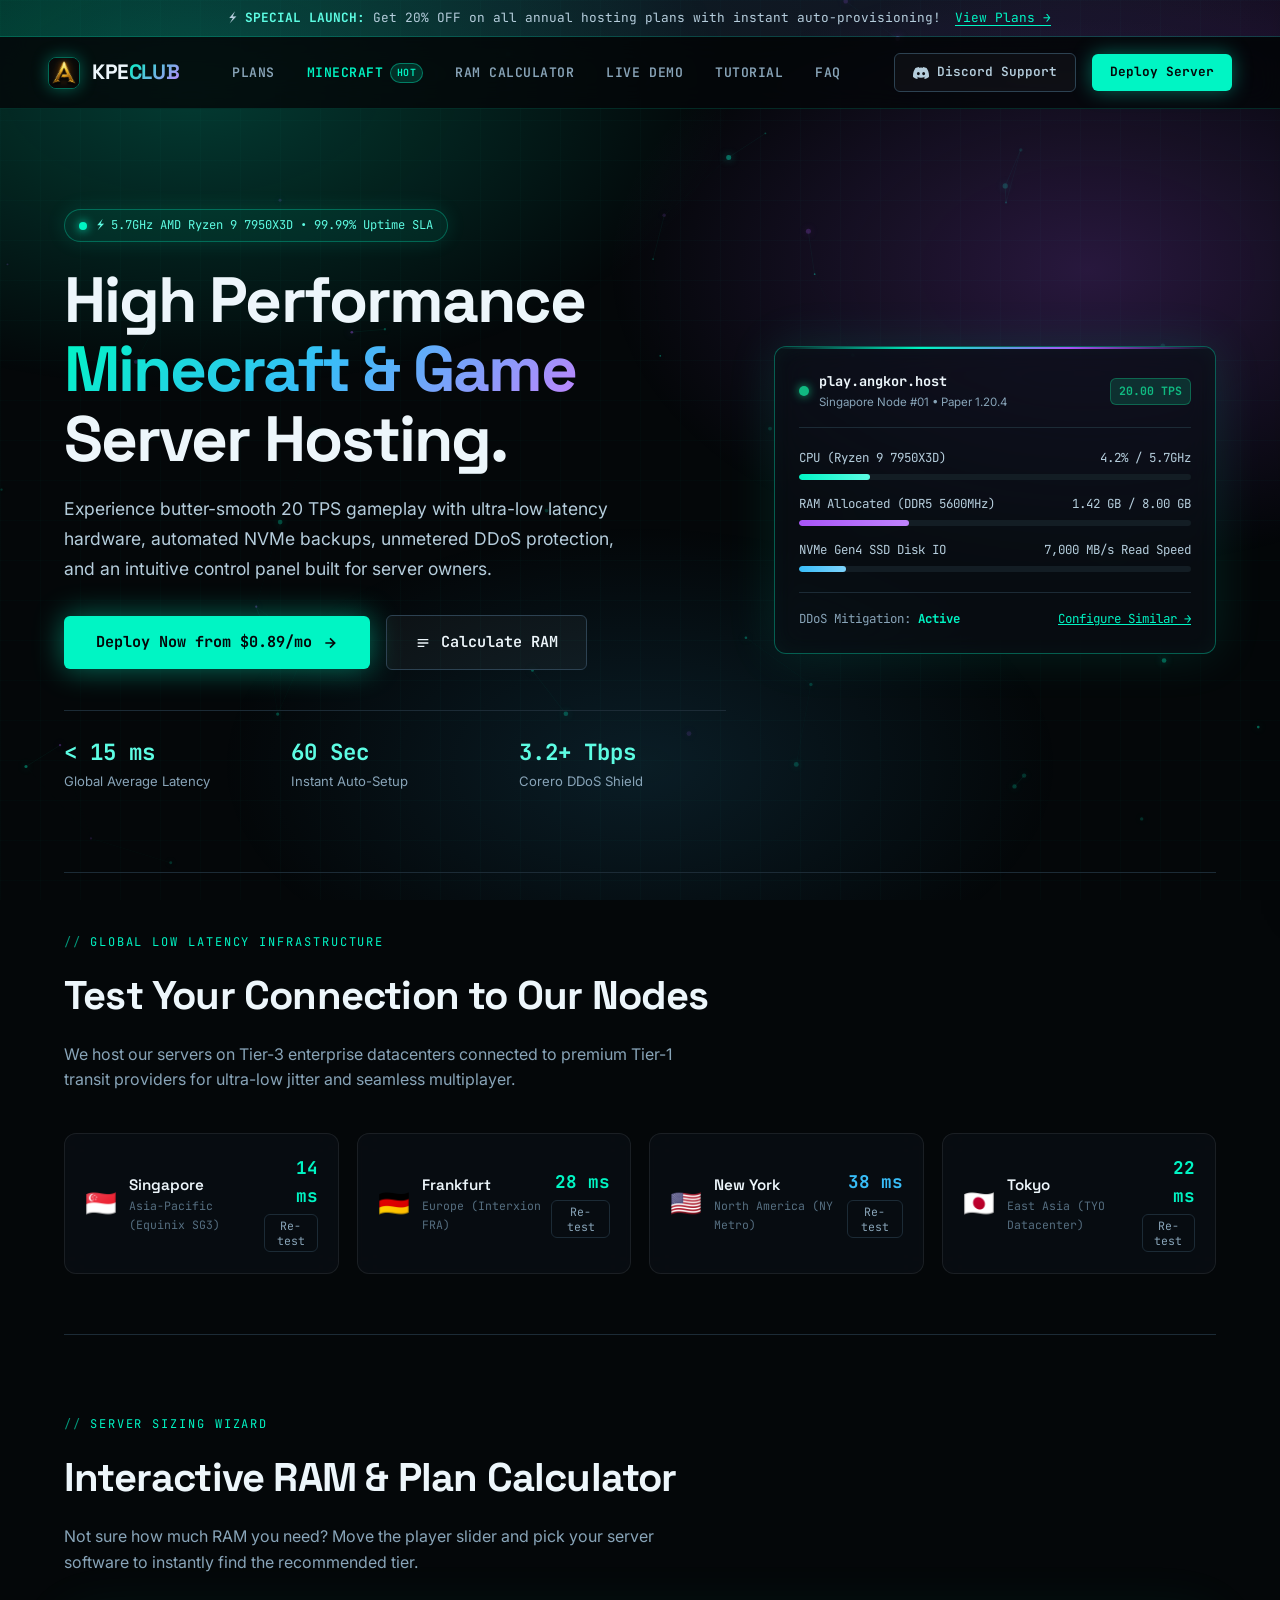
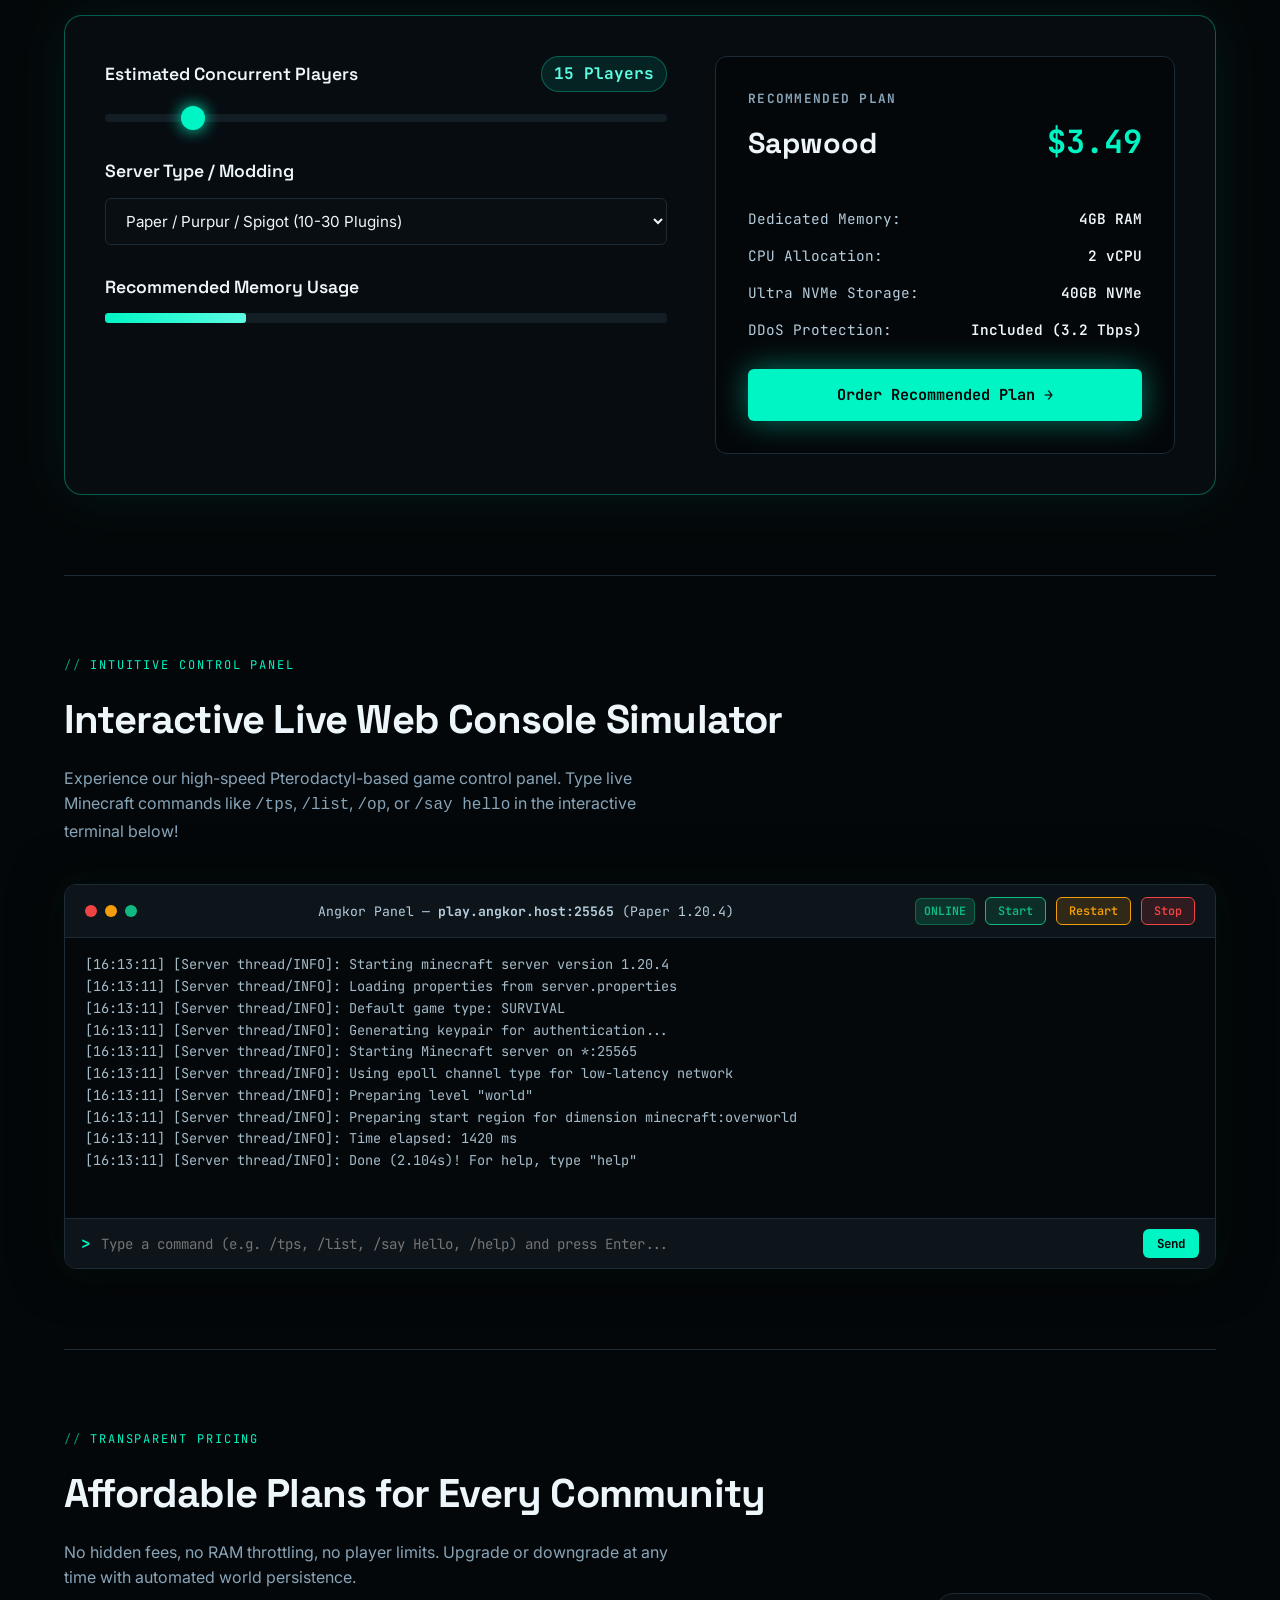
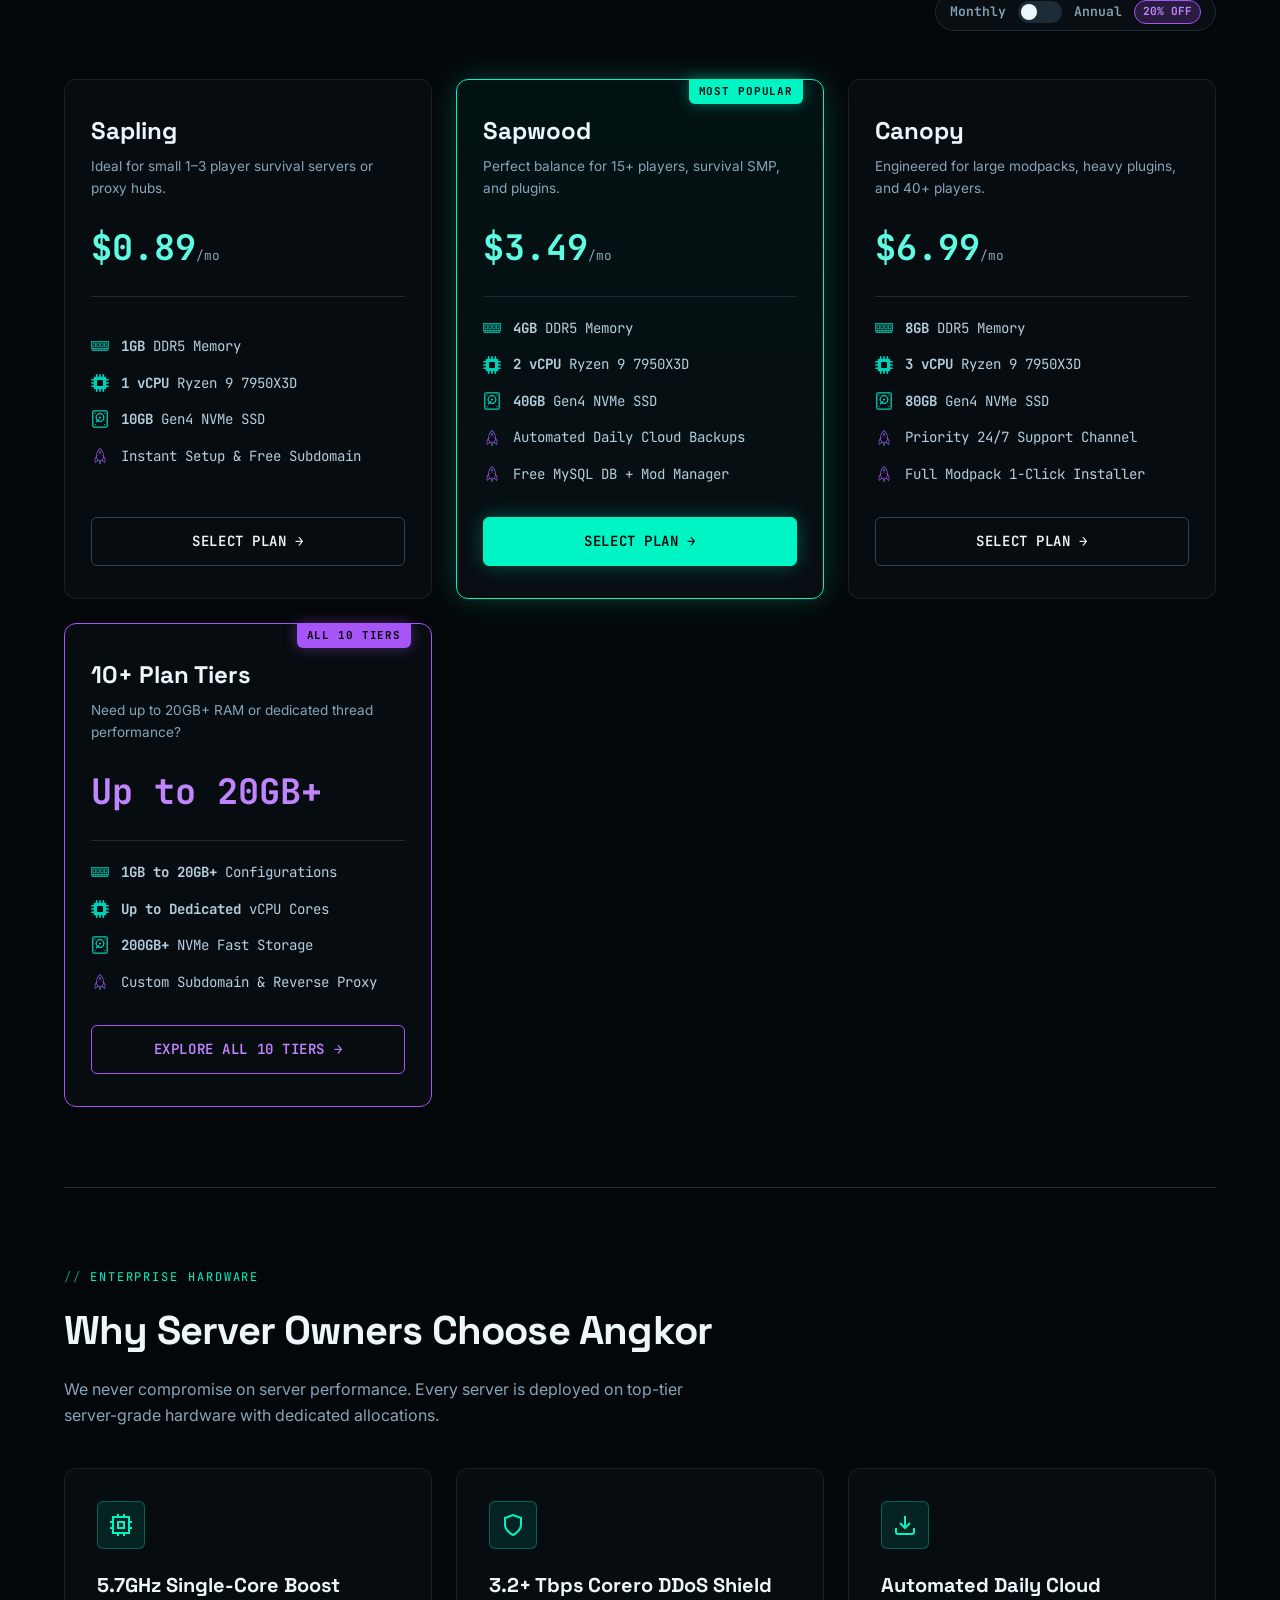
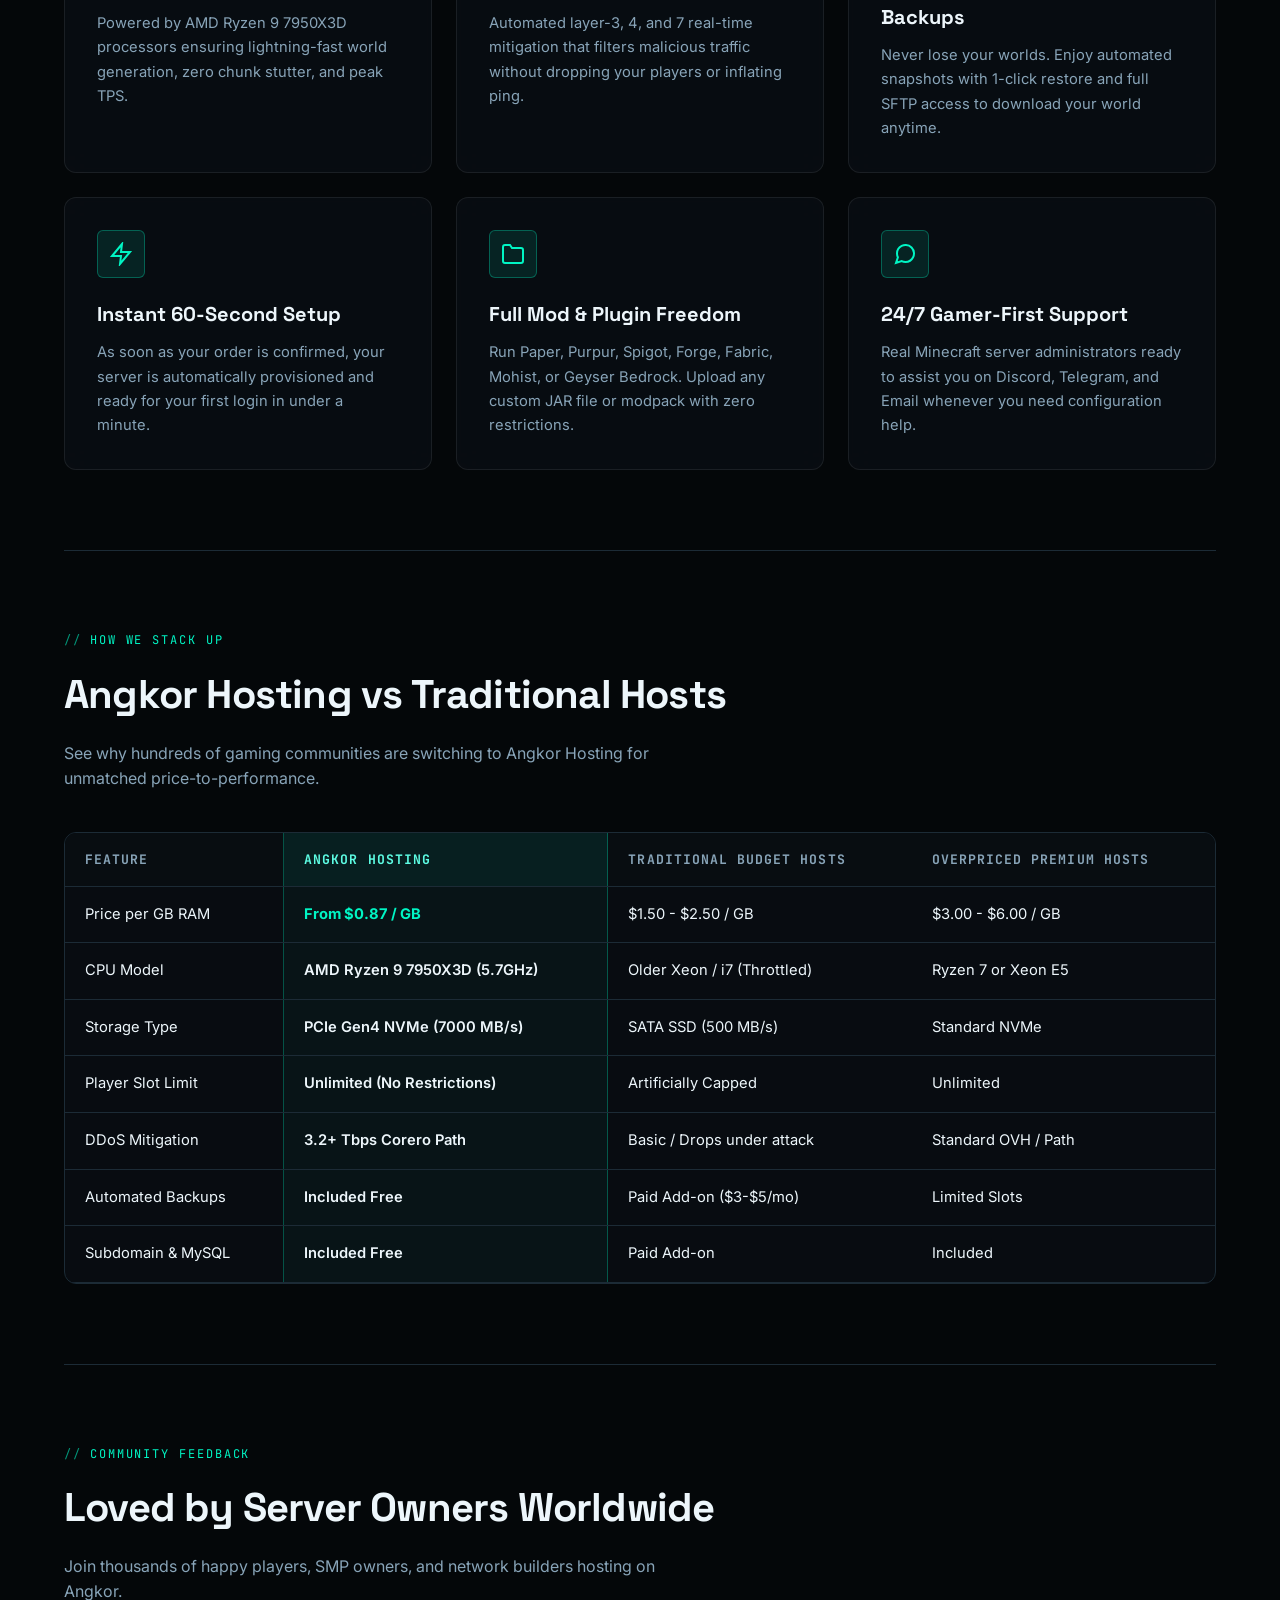
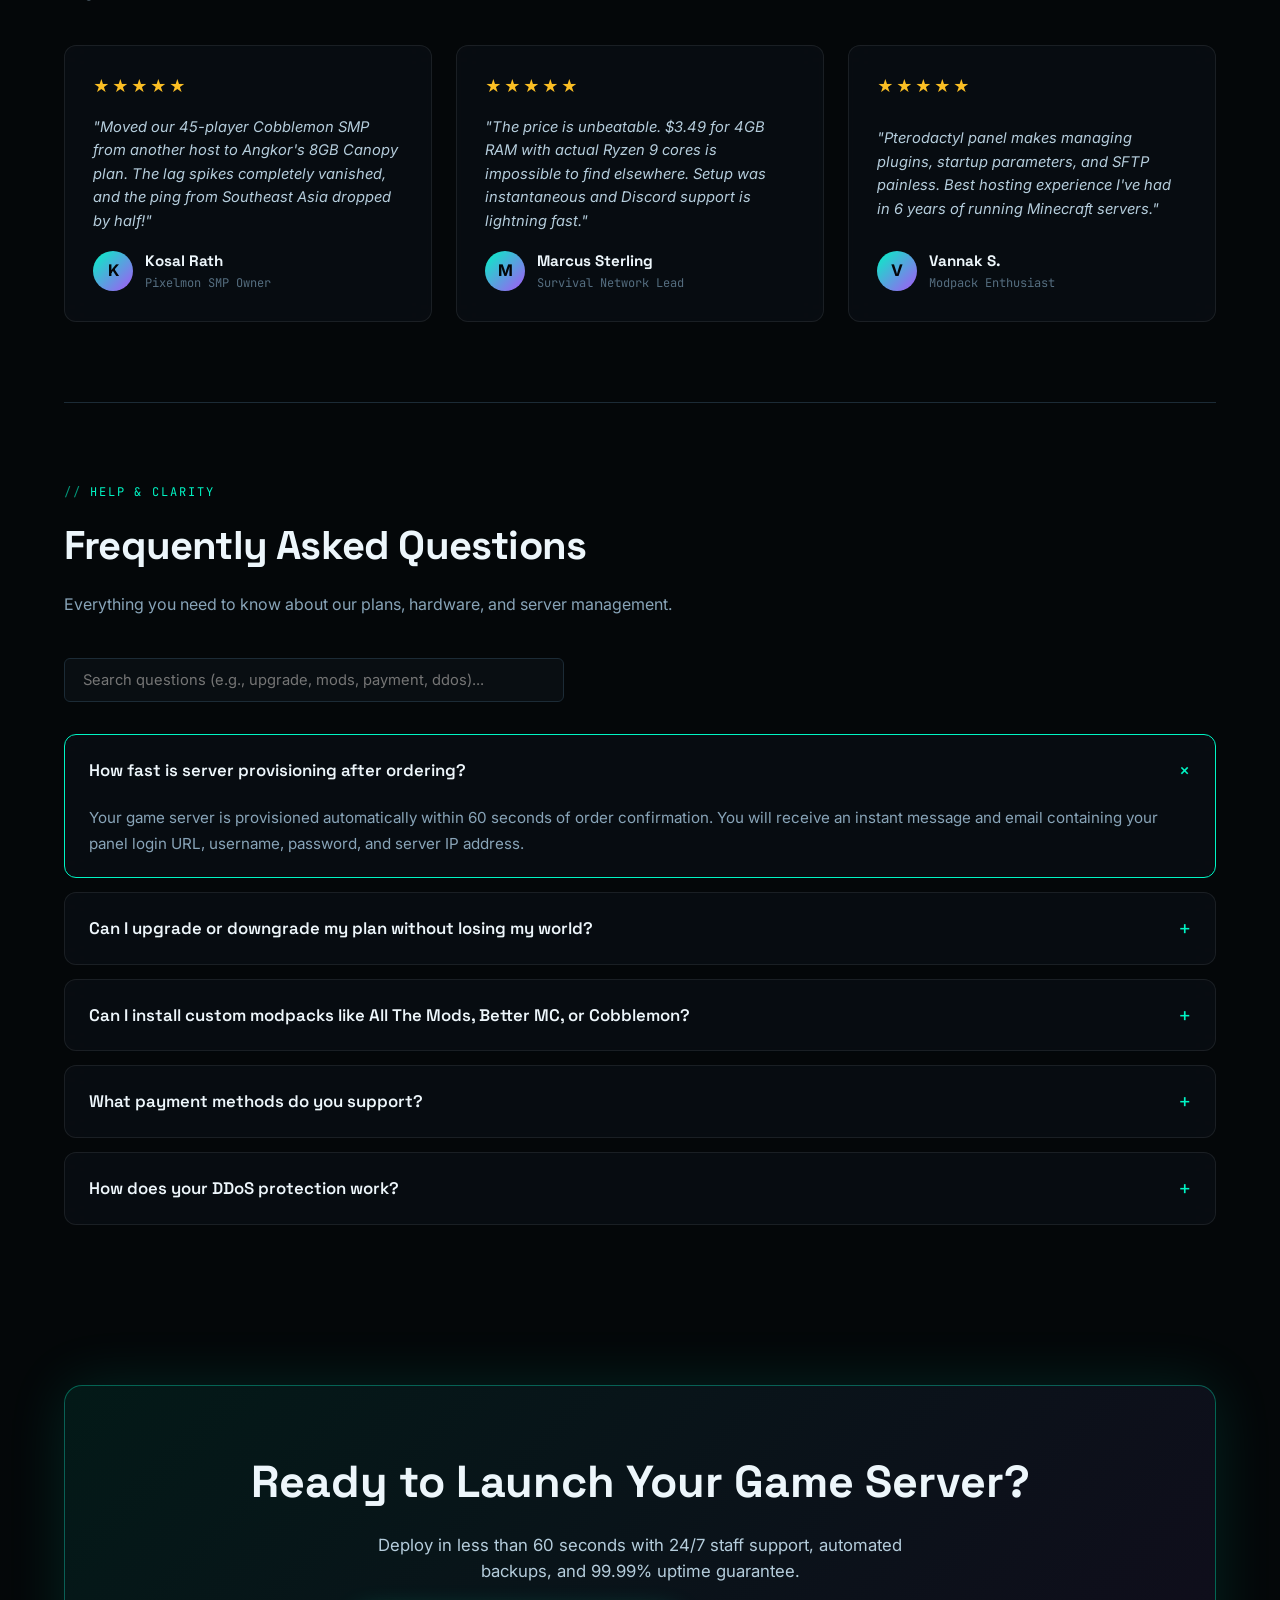
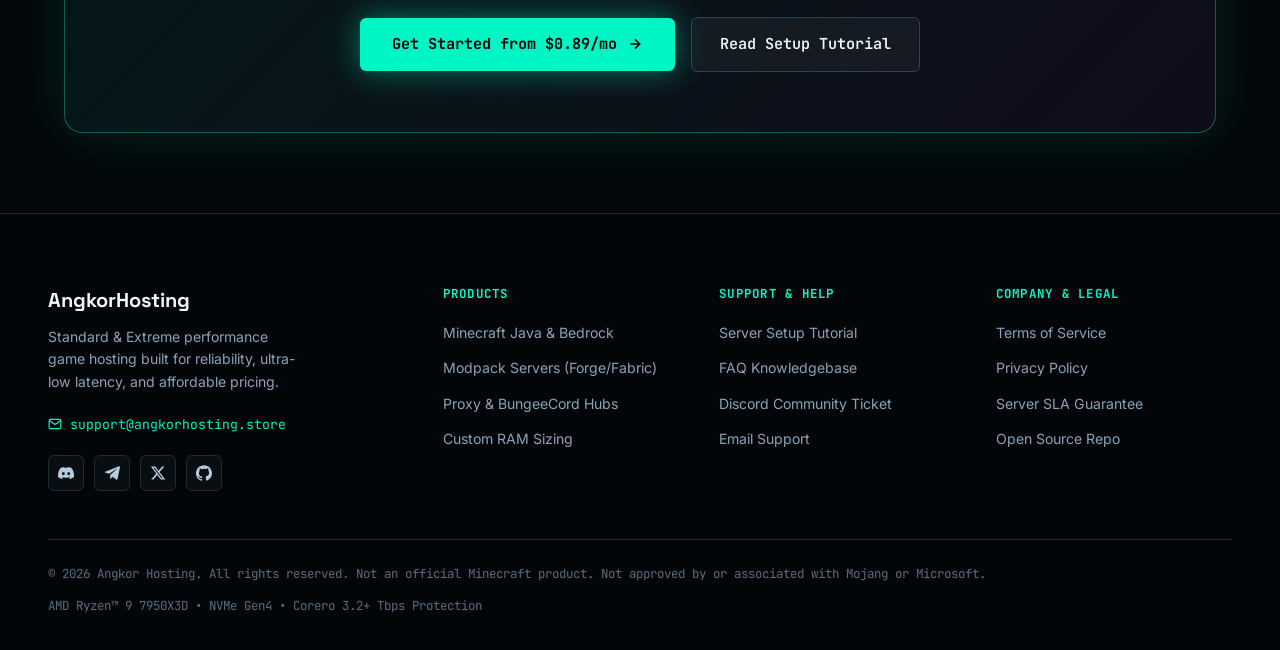
<file: index.html>
<!DOCTYPE html>
<html lang="en">
<head>
    <meta charset="UTF-8">
    <meta name="viewport" content="width=device-width, initial-scale=1.0">
    <title>Angkor Hosting — High Performance Minecraft & Game Server Hosting</title>
    <meta name="description" content="Ultra-reliable game server hosting powered by AMD Ryzen 9 7950X3D processors, NVMe Gen4 SSDs, and 3.2+ Tbps Corero DDoS protection. Starting at $0.89/mo.">
    <link rel="stylesheet" href="/c2/style.css">
    <link rel="shortcut icon" href="/img/brand.png" type="image/x-icon">
</head>
<body>
    <!-- Ambient Background Layers -->
    <canvas id="particle-canvas"></canvas>
    <div class="bg-ambient-layer"></div>

    <!-- Top Announcement Bar -->
    <div class="top-announcement">
        <span>⚡ <strong>SPECIAL LAUNCH:</strong> Get 20% OFF on all annual hosting plans with instant auto-provisioning! <a href="/plan/mc/">View Plans &rarr;</a></span>
    </div>

    <!-- Header Navigation -->
    <header>
        <a href="/" class="brand-logo">
            <img src="/img/brand.png" alt="Angkor Hosting Logo">
            <span>KPE<span class="brand-accent">CLUB</span></span>
        </a>

        <nav class="link-nav">
            <a href="#plans" class="nav-link">Plans</a>
            <a href="/plan/mc/" class="nav-link nav-featured">
                Minecraft <span class="nav-badge">HOT</span>
            </a>
            <a href="#calculator" class="nav-link">RAM Calculator</a>
            <a href="#console-demo" class="nav-link">Live Demo</a>
            <a href="/tutorial/" class="nav-link">Tutorial</a>
            <a href="#faq" class="nav-link">FAQ</a>
        </nav>

        <div class="header-actions">
            <a href="https://discord.gg/9vGv3yqg2k" target="_blank" rel="noopener" class="btn-client-portal">
                <svg width="16" height="16" viewBox="0 0 24 24" fill="currentColor"><path d="M20.317 4.37a19.79 19.79 0 0 0-4.885-1.515.074.074 0 0 0-.079.037c-.21.375-.444.864-.608 1.25a18.27 18.27 0 0 0-5.487 0 12.64 12.64 0 0 0-.617-1.25.077.077 0 0 0-.079-.037A19.736 19.736 0 0 0 3.677 4.37a.07.07 0 0 0-.032.027C.533 9.046-.32 13.58.099 18.057a.082.082 0 0 0 .031.056 19.9 19.9 0 0 0 5.993 3.03.078.078 0 0 0 .084-.028c.462-.63.874-1.295 1.226-1.994a.076.076 0 0 0-.041-.106 13.107 13.107 0 0 1-1.872-.892.077.077 0 0 1-.008-.128c.126-.094.252-.192.372-.291a.074.074 0 0 1 .077-.01c3.928 1.793 8.18 1.793 12.061 0a.073.073 0 0 1 .078.01c.12.099.246.197.373.291a.077.077 0 0 1-.006.127 12.3 12.3 0 0 1-1.873.892.076.076 0 0 0-.04.107c.36.698.772 1.362 1.225 1.993a.076.076 0 0 0 .084.028 19.84 19.84 0 0 0 6.002-3.03.077.077 0 0 0 .032-.055c.5-5.177-.838-9.674-3.549-13.66a.06.06 0 0 0-.031-.028zM8.02 15.33c-1.183 0-2.157-1.085-2.157-2.419 0-1.333.955-2.419 2.157-2.419 1.211 0 2.176 1.096 2.157 2.42 0 1.333-.955 2.418-2.157 2.418zm7.975 0c-1.183 0-2.157-1.085-2.157-2.419 0-1.333.955-2.419 2.157-2.419 1.21 0 2.176 1.096 2.157 2.42 0 1.333-.946 2.418-2.157 2.418z"/></svg>
                Discord Support
            </a>
            <a href="/plan/mc/" class="btn-primary-nav">Deploy Server</a>
        </div>

        <button class="mobile-menu-btn" aria-label="Toggle navigation menu">
            <span></span><span></span><span></span>
        </button>
    </header>

    <!-- Mobile Drawer -->
    <div class="mobile-backdrop"></div>
    <div class="mobile-nav-drawer">
        <div class="mobile-drawer-header">
            <span class="brand-logo">Angkor<span class="brand-accent">Hosting</span></span>
            <span class="mobile-drawer-close">&times;</span>
        </div>
        <div class="mobile-drawer-links">
            <a href="#plans" class="nav-link">Plans</a>
            <a href="/plan/mc/" class="nav-link">Minecraft Plans</a>
            <a href="#calculator" class="nav-link">RAM Calculator</a>
            <a href="#console-demo" class="nav-link">Live Console Demo</a>
            <a href="/tutorial/" class="nav-link">Setup Tutorial</a>
            <a href="#faq" class="nav-link">FAQ & Help</a>
            <a href="/checkout/?plan=Sapwood&price=3.49&ram=4GB&cpu=2vCPU&disk=40GB" class="btn-primary-nav" style="text-align: center; margin-top: 10px;">Order Server</a>
        </div>
    </div>

    <!-- Main Content -->
    <main>
        <!-- Hero Section -->
        <section class="hero-section">
            <div class="hero-content">
                <div class="hero-badge-group">
                    <span class="pulse-dot"></span>
                    <span>⚡ 5.7GHz AMD Ryzen 9 7950X3D • 99.99% Uptime SLA</span>
                </div>

                <h1 class="hero-title">
                    High Performance <br>
                    <span class="gradient-text">Minecraft & Game</span> <br>
                    Server Hosting.
                </h1>

                <p class="hero-desc">
                    Experience butter-smooth 20 TPS gameplay with ultra-low latency hardware, automated NVMe backups, unmetered DDoS protection, and an intuitive control panel built for server owners.
                </p>

                <div class="hero-cta-group">
                    <a href="/plan/mc/" class="btn-hero-primary">
                        <span>Deploy Now from $0.89/mo</span>
                        <svg width="16" height="16" viewBox="0 0 24 24" fill="none" stroke="currentColor" stroke-width="2.5"><path d="M5 12h14M12 5l7 7-7 7"/></svg>
                    </a>
                    <a href="#calculator" class="btn-hero-secondary">
                        <svg width="16" height="16" viewBox="0 0 24 24" fill="none" stroke="currentColor" stroke-width="2"><path d="M4 7h16M4 12h16M4 17h10"/></svg>
                        <span>Calculate RAM</span>
                    </a>
                </div>

                <div class="hero-stats-bar">
                    <div class="hero-stat-item">
                        <h4>&lt; 15 ms</h4>
                        <p>Global Average Latency</p>
                    </div>
                    <div class="hero-stat-item">
                        <h4>60 Sec</h4>
                        <p>Instant Auto-Setup</p>
                    </div>
                    <div class="hero-stat-item">
                        <h4>3.2+ Tbps</h4>
                        <p>Corero DDoS Shield</p>
                    </div>
                </div>
            </div>

            <!-- Hero Interactive Visual Card -->
            <div class="hero-visual-card">
                <div class="hero-server-status">
                    <div class="status-info">
                        <span class="server-dot-live"></span>
                        <div>
                            <p style="font-family: var(--font-mono); font-size: 0.85rem; font-weight: 700; color: var(--stone-100);">play.angkor.host</p>
                            <p style="font-size: 0.72rem; color: var(--stone-400);">Singapore Node #01 • Paper 1.20.4</p>
                        </div>
                    </div>
                    <span class="sim-status-badge status-online">20.00 TPS</span>
                </div>

                <div class="hero-server-specs">
                    <div class="spec-meter-row">
                        <div class="spec-meter-label">
                            <span>CPU (Ryzen 9 7950X3D)</span>
                            <span>4.2% / 5.7GHz</span>
                        </div>
                        <div class="spec-meter-bar">
                            <div class="spec-meter-fill fill-mint" style="width: 18%;"></div>
                        </div>
                    </div>

                    <div class="spec-meter-row">
                        <div class="spec-meter-label">
                            <span>RAM Allocated (DDR5 5600MHz)</span>
                            <span>1.42 GB / 8.00 GB</span>
                        </div>
                        <div class="spec-meter-bar">
                            <div class="spec-meter-fill fill-purple" style="width: 28%;"></div>
                        </div>
                    </div>

                    <div class="spec-meter-row">
                        <div class="spec-meter-label">
                            <span>NVMe Gen4 SSD Disk IO</span>
                            <span>7,000 MB/s Read Speed</span>
                        </div>
                        <div class="spec-meter-bar">
                            <div class="spec-meter-fill fill-blue" style="width: 12%;"></div>
                        </div>
                    </div>
                </div>

                <div style="margin-top: 20px; padding-top: 16px; border-top: 1px solid var(--stone-700); display: flex; justify-content: space-between; align-items: center;">
                    <span style="font-family: var(--font-mono); font-size: 0.78rem; color: var(--stone-400);">DDoS Mitigation: <strong style="color: var(--neon-mint);">Active</strong></span>
                    <a href="/plan/mc/" style="font-family: var(--font-mono); font-size: 0.78rem; color: var(--neon-mint); text-decoration: underline;">Configure Similar &rarr;</a>
                </div>
            </div>
        </section>

        <!-- Global Low-Latency Node Ping Tester -->
        <section class="ping-tester-section">
            <p class="section-label">Global Low Latency Infrastructure</p>
            <h2 class="section-heading">Test Your Connection to Our Nodes</h2>
            <p class="section-desc">We host our servers on Tier-3 enterprise datacenters connected to premium Tier-1 transit providers for ultra-low jitter and seamless multiplayer.</p>

            <div class="ping-grid">
                <div class="ping-card">
                    <div class="location-info">
                        <span class="location-flag">🇸🇬</span>
                        <div>
                            <p class="location-name">Singapore</p>
                            <p class="location-region">Asia-Pacific (Equinix SG3)</p>
                        </div>
                    </div>
                    <div class="ping-val-wrapper">
                        <span class="ping-val ping-fast" id="ping-val-sg">14 ms</span>
                        <button class="test-ping-btn" data-node="sg">Re-test</button>
                    </div>
                </div>

                <div class="ping-card">
                    <div class="location-info">
                        <span class="location-flag">🇩🇪</span>
                        <div>
                            <p class="location-name">Frankfurt</p>
                            <p class="location-region">Europe (Interxion FRA)</p>
                        </div>
                    </div>
                    <div class="ping-val-wrapper">
                        <span class="ping-val ping-fast" id="ping-val-de">28 ms</span>
                        <button class="test-ping-btn" data-node="de">Re-test</button>
                    </div>
                </div>

                <div class="ping-card">
                    <div class="location-info">
                        <span class="location-flag">🇺🇸</span>
                        <div>
                            <p class="location-name">New York</p>
                            <p class="location-region">North America (NY Metro)</p>
                        </div>
                    </div>
                    <div class="ping-val-wrapper">
                        <span class="ping-val ping-good" id="ping-val-us">38 ms</span>
                        <button class="test-ping-btn" data-node="us">Re-test</button>
                    </div>
                </div>

                <div class="ping-card">
                    <div class="location-info">
                        <span class="location-flag">🇯🇵</span>
                        <div>
                            <p class="location-name">Tokyo</p>
                            <p class="location-region">East Asia (TYO Datacenter)</p>
                        </div>
                    </div>
                    <div class="ping-val-wrapper">
                        <span class="ping-val ping-fast" id="ping-val-jp">22 ms</span>
                        <button class="test-ping-btn" data-node="jp">Re-test</button>
                    </div>
                </div>
            </div>
        </section>

        <!-- Interactive RAM & Plan Calculator -->
        <section class="calculator-section" id="calculator">
            <p class="section-label">Server Sizing Wizard</p>
            <h2 class="section-heading">Interactive RAM & Plan Calculator</h2>
            <p class="section-desc">Not sure how much RAM you need? Move the player slider and pick your server software to instantly find the recommended tier.</p>

            <div class="calculator-card">
                <div class="calc-control-group">
                    <div>
                        <div class="calc-slider-header">
                            <label for="calc-players">Estimated Concurrent Players</label>
                            <span class="calc-slider-val" id="calc-player-val">15 Players</span>
                        </div>
                        <input type="range" id="calc-players" class="calc-range-slider" min="1" max="100" value="15">
                    </div>

                    <div>
                        <div class="calc-slider-header">
                            <label for="calc-server-type">Server Type / Modding</label>
                        </div>
                        <select id="calc-server-type" class="calc-select-input">
                            <option value="0.8">Vanilla / Bedrock (Lightweight)</option>
                            <option value="1.0" selected>Paper / Purpur / Spigot (10-30 Plugins)</option>
                            <option value="1.6">Heavy Plugins / SMP Network (50+ Plugins)</option>
                            <option value="2.2">Modded Forge / Fabric (RLCraft, ATM9, Cobblemon)</option>
                        </select>
                    </div>

                    <div>
                        <div class="calc-slider-header">
                            <label>Recommended Memory Usage</label>
                        </div>
                        <div class="spec-meter-bar" style="height: 10px;">
                            <div id="calc-ram-meter-fill" class="spec-meter-fill fill-mint" style="width: 25%;"></div>
                        </div>
                    </div>
                </div>

                <div class="calc-result-box">
                    <div class="calc-res-header">
                        <h4>Recommended Plan</h4>
                        <div class="calc-res-plan-title">
                            <span id="calc-res-plan">Sapwood</span>
                            <span class="calc-res-price" id="calc-res-price">$3.49<span>/mo</span></span>
                        </div>
                    </div>

                    <div class="calc-specs-list">
                        <div class="calc-spec-item">
                            <span>Dedicated Memory:</span>
                            <span class="spec-val" id="calc-res-ram">4GB RAM</span>
                        </div>
                        <div class="calc-spec-item">
                            <span>CPU Allocation:</span>
                            <span class="spec-val" id="calc-res-cpu">2 vCPU (Ryzen 9)</span>
                        </div>
                        <div class="calc-spec-item">
                            <span>Ultra NVMe Storage:</span>
                            <span class="spec-val" id="calc-res-disk">40GB NVMe</span>
                        </div>
                        <div class="calc-spec-item">
                            <span>DDoS Protection:</span>
                            <span class="spec-val">Included (3.2 Tbps)</span>
                        </div>
                    </div>

                    <a href="/checkout/?plan=Sapwood&price=3.49&ram=4GB&cpu=2vCPU&disk=40GB" id="calc-res-btn" class="btn-hero-primary" style="justify-content: center; width: 100%;">
                        Order Recommended Plan &rarr;
                    </a>
                </div>
            </div>
        </section>

        <!-- Interactive Game Console Simulator (Pterodactyl UI) -->
        <section class="console-simulator-section" id="console-demo">
            <p class="section-label">Intuitive Control Panel</p>
            <h2 class="section-heading">Interactive Live Web Console Simulator</h2>
            <p class="section-desc">Experience our high-speed Pterodactyl-based game control panel. Type live Minecraft commands like <code>/tps</code>, <code>/list</code>, <code>/op</code>, or <code>/say hello</code> in the interactive terminal below!</p>

            <div class="console-mockup-window">
                <div class="console-window-header">
                    <div class="console-traffic-lights">
                        <span class="traffic-dot dot-red"></span>
                        <span class="traffic-dot dot-yellow"></span>
                        <span class="traffic-dot dot-green"></span>
                    </div>

                    <div class="console-window-title">
                        Angkor Panel — <strong>play.angkor.host:25565</strong> (Paper 1.20.4)
                    </div>

                    <div class="console-controls-bar">
                        <span class="sim-status-badge status-online" id="sim-server-status">ONLINE</span>
                        <button class="console-ctrl-btn btn-ctrl-start" id="sim-btn-start">Start</button>
                        <button class="console-ctrl-btn btn-ctrl-restart" id="sim-btn-restart">Restart</button>
                        <button class="console-ctrl-btn btn-ctrl-stop" id="sim-btn-stop">Stop</button>
                    </div>
                </div>

                <div class="console-terminal-body" id="sim-console-output">
                    <!-- Logs populated via JavaScript -->
                </div>

                <form class="console-input-form" id="sim-console-form">
                    <span class="console-prompt-symbol">&gt;</span>
                    <input type="text" id="sim-console-input" class="console-text-input" placeholder="Type a command (e.g. /tps, /list, /say Hello, /help) and press Enter..." autocomplete="off">
                    <button type="submit" class="console-submit-btn">Send</button>
                </form>
            </div>
        </section>

        <!-- Plans & Pricing Section -->
        <section class="pricing-section" id="plans">
            <div class="pricing-header-wrapper">
                <div>
                    <p class="section-label">Transparent Pricing</p>
                    <h2 class="section-heading">Affordable Plans for Every Community</h2>
                    <p class="section-desc">No hidden fees, no RAM throttling, no player limits. Upgrade or downgrade at any time with automated world persistence.</p>
                </div>

                <!-- Monthly vs Annual Toggle -->
                <div class="billing-toggle-container">
                    <span class="billing-toggle-label">Monthly</span>
                    <label class="billing-switch">
                        <input type="checkbox" class="billing-toggle-input">
                        <span class="billing-slider"></span>
                    </label>
                    <span class="billing-toggle-label">Annual</span>
                    <span class="discount-tag">20% OFF</span>
                </div>
            </div>

            <div class="plan-grid">
                <!-- 1GB Sapling -->
                <div class="plan-card">
                    <div class="plan-card-header">
                        <h3>Sapling</h3>
                        <p class="plan-card-desc">Ideal for small 1–3 player survival servers or proxy hubs.</p>
                        <div class="plan-card-price">
                            <span class="price-val" data-monthly="0.89">$0.89</span><span class="period billing-period-text">/mo</span>
                        </div>
                    </div>

                    <ul class="plan-features-list">
                        <li class="plan-feature-item">
                            <img src="/svg/ram.svg" alt="RAM">
                            <span><strong>1GB</strong> DDR5 Memory</span>
                        </li>
                        <li class="plan-feature-item">
                            <img src="/svg/cpu.svg" alt="CPU">
                            <span><strong>1 vCPU</strong> Ryzen 9 7950X3D</span>
                        </li>
                        <li class="plan-feature-item">
                            <img src="/svg/storage.svg" alt="Disk">
                            <span><strong>10GB</strong> Gen4 NVMe SSD</span>
                        </li>
                        <li class="plan-feature-item">
                            <img src="/svg/support.svg" alt="Support">
                            <span>Instant Setup & Free Subdomain</span>
                        </li>
                    </ul>

                    <a href="/checkout/?plan=Sapling&price=0.89&ram=1GB&cpu=1vCPU&disk=10GB" class="plan-buy-btn">
                        Select Plan &rarr;
                    </a>
                </div>

                <!-- 4GB Sapwood (Featured) -->
                <div class="plan-card featured">
                    <span class="plan-badge badge-popular">MOST POPULAR</span>
                    <div class="plan-card-header">
                        <h3>Sapwood</h3>
                        <p class="plan-card-desc">Perfect balance for 15+ players, survival SMP, and plugins.</p>
                        <div class="plan-card-price">
                            <span class="price-val" data-monthly="3.49">$3.49</span><span class="period billing-period-text">/mo</span>
                        </div>
                    </div>

                    <ul class="plan-features-list">
                        <li class="plan-feature-item">
                            <img src="/svg/ram.svg" alt="RAM">
                            <span><strong>4GB</strong> DDR5 Memory</span>
                        </li>
                        <li class="plan-feature-item">
                            <img src="/svg/cpu.svg" alt="CPU">
                            <span><strong>2 vCPU</strong> Ryzen 9 7950X3D</span>
                        </li>
                        <li class="plan-feature-item">
                            <img src="/svg/storage.svg" alt="Disk">
                            <span><strong>40GB</strong> Gen4 NVMe SSD</span>
                        </li>
                        <li class="plan-feature-item">
                            <img src="/svg/support.svg" alt="Support">
                            <span>Automated Daily Cloud Backups</span>
                        </li>
                        <li class="plan-feature-item">
                            <img src="/svg/support.svg" alt="Support">
                            <span>Free MySQL DB + Mod Manager</span>
                        </li>
                    </ul>

                    <a href="/checkout/?plan=Sapwood&price=3.49&ram=4GB&cpu=2vCPU&disk=40GB" class="plan-buy-btn">
                        Select Plan &rarr;
                    </a>
                </div>

                <!-- 8GB Canopy -->
                <div class="plan-card">
                    <div class="plan-card-header">
                        <h3>Canopy</h3>
                        <p class="plan-card-desc">Engineered for large modpacks, heavy plugins, and 40+ players.</p>
                        <div class="plan-card-price">
                            <span class="price-val" data-monthly="6.99">$6.99</span><span class="period billing-period-text">/mo</span>
                        </div>
                    </div>

                    <ul class="plan-features-list">
                        <li class="plan-feature-item">
                            <img src="/svg/ram.svg" alt="RAM">
                            <span><strong>8GB</strong> DDR5 Memory</span>
                        </li>
                        <li class="plan-feature-item">
                            <img src="/svg/cpu.svg" alt="CPU">
                            <span><strong>3 vCPU</strong> Ryzen 9 7950X3D</span>
                        </li>
                        <li class="plan-feature-item">
                            <img src="/svg/storage.svg" alt="Disk">
                            <span><strong>80GB</strong> Gen4 NVMe SSD</span>
                        </li>
                        <li class="plan-feature-item">
                            <img src="/svg/support.svg" alt="Support">
                            <span>Priority 24/7 Support Channel</span>
                        </li>
                        <li class="plan-feature-item">
                            <img src="/svg/support.svg" alt="Support">
                            <span>Full Modpack 1-Click Installer</span>
                        </li>
                    </ul>

                    <a href="/checkout/?plan=Canopy&price=6.99&ram=8GB&cpu=3vCPU&disk=80GB" class="plan-buy-btn">
                        Select Plan &rarr;
                    </a>
                </div>

                <!-- Custom / More Plans -->
                <div class="plan-card" style="border-color: var(--neon-purple);">
                    <span class="plan-badge badge-custom">ALL 10 TIERS</span>
                    <div class="plan-card-header">
                        <h3>10+ Plan Tiers</h3>
                        <p class="plan-card-desc">Need up to 20GB+ RAM or dedicated thread performance?</p>
                        <div class="plan-card-price" style="color: var(--neon-purple-bright);">
                            <span>Up to 20GB+</span>
                        </div>
                    </div>

                    <ul class="plan-features-list">
                        <li class="plan-feature-item">
                            <img src="/svg/ram.svg" alt="RAM">
                            <span><strong>1GB to 20GB+</strong> Configurations</span>
                        </li>
                        <li class="plan-feature-item">
                            <img src="/svg/cpu.svg" alt="CPU">
                            <span><strong>Up to Dedicated</strong> vCPU Cores</span>
                        </li>
                        <li class="plan-feature-item">
                            <img src="/svg/storage.svg" alt="Disk">
                            <span><strong>200GB+</strong> NVMe Fast Storage</span>
                        </li>
                        <li class="plan-feature-item">
                            <img src="/svg/support.svg" alt="Support">
                            <span>Custom Subdomain & Reverse Proxy</span>
                        </li>
                    </ul>

                    <a href="/plan/mc/" class="plan-buy-btn" style="border-color: var(--neon-purple); color: var(--neon-purple-bright);">
                        Explore All 10 Tiers &rarr;
                    </a>
                </div>
            </div>
        </section>

        <!-- Hardware & Features Infrastructure -->
        <section class="features-section">
            <p class="section-label">Enterprise Hardware</p>
            <h2 class="section-heading">Why Server Owners Choose Angkor</h2>
            <p class="section-desc">We never compromise on server performance. Every server is deployed on top-tier server-grade hardware with dedicated allocations.</p>

            <div class="features-grid">
                <div class="feature-box">
                    <div class="feature-icon-wrapper">
                        <svg width="24" height="24" viewBox="0 0 24 24" fill="none" stroke="currentColor" stroke-width="2"><path d="M4 4h16v16H4zM9 9h6v6H9zM9 1v3M15 1v3M9 20v3M15 20v3M20 9h3M20 15h3M1 9h3M1 15h3"/></svg>
                    </div>
                    <h3>5.7GHz Single-Core Boost</h3>
                    <p>Powered by AMD Ryzen 9 7950X3D processors ensuring lightning-fast world generation, zero chunk stutter, and peak TPS.</p>
                </div>

                <div class="feature-box">
                    <div class="feature-icon-wrapper">
                        <svg width="24" height="24" viewBox="0 0 24 24" fill="none" stroke="currentColor" stroke-width="2"><path d="M12 22s8-4 8-10V5l-8-3-8 3v7c0 6 8 10 8 10z"/></svg>
                    </div>
                    <h3>3.2+ Tbps Corero DDoS Shield</h3>
                    <p>Automated layer-3, 4, and 7 real-time mitigation that filters malicious traffic without dropping your players or inflating ping.</p>
                </div>

                <div class="feature-box">
                    <div class="feature-icon-wrapper">
                        <svg width="24" height="24" viewBox="0 0 24 24" fill="none" stroke="currentColor" stroke-width="2"><path d="M21 15v4a2 2 0 0 1-2 2H5a2 2 0 0 1-2-2v-4M7 10l5 5 5-5M12 15V3"/></svg>
                    </div>
                    <h3>Automated Daily Cloud Backups</h3>
                    <p>Never lose your worlds. Enjoy automated snapshots with 1-click restore and full SFTP access to download your world anytime.</p>
                </div>

                <div class="feature-box">
                    <div class="feature-icon-wrapper">
                        <svg width="24" height="24" viewBox="0 0 24 24" fill="none" stroke="currentColor" stroke-width="2"><path d="M13 2L3 14h9l-1 8 10-12h-9l1-8z"/></svg>
                    </div>
                    <h3>Instant 60-Second Setup</h3>
                    <p>As soon as your order is confirmed, your server is automatically provisioned and ready for your first login in under a minute.</p>
                </div>

                <div class="feature-box">
                    <div class="feature-icon-wrapper">
                        <svg width="24" height="24" viewBox="0 0 24 24" fill="none" stroke="currentColor" stroke-width="2"><path d="M22 19a2 2 0 0 1-2 2H4a2 2 0 0 1-2-2V5a2 2 0 0 1 2-2h5l2 3h9a2 2 0 0 1 2 2z"/></svg>
                    </div>
                    <h3>Full Mod & Plugin Freedom</h3>
                    <p>Run Paper, Purpur, Spigot, Forge, Fabric, Mohist, or Geyser Bedrock. Upload any custom JAR file or modpack with zero restrictions.</p>
                </div>

                <div class="feature-box">
                    <div class="feature-icon-wrapper">
                        <svg width="24" height="24" viewBox="0 0 24 24" fill="none" stroke="currentColor" stroke-width="2"><path d="M21 11.5a8.38 8.38 0 0 1-.9 3.8 8.5 8.5 0 0 1-7.6 4.7 8.38 8.38 0 0 1-3.8-.9L3 21l1.9-5.7a8.38 8.38 0 0 1-.9-3.8 8.5 8.5 0 0 1 4.7-7.6 8.38 8.38 0 0 1 3.8-.9h.5a8.48 8.48 0 0 1 8 8v.5z"/></svg>
                    </div>
                    <h3>24/7 Gamer-First Support</h3>
                    <p>Real Minecraft server administrators ready to assist you on Discord, Telegram, and Email whenever you need configuration help.</p>
                </div>
            </div>
        </section>

        <!-- Comparison Table -->
        <section class="comparison-section">
            <p class="section-label">How We Stack Up</p>
            <h2 class="section-heading">Angkor Hosting vs Traditional Hosts</h2>
            <p class="section-desc">See why hundreds of gaming communities are switching to Angkor Hosting for unmatched price-to-performance.</p>

            <div class="table-responsive">
                <table class="comparison-table">
                    <thead>
                        <tr>
                            <th>Feature</th>
                            <th class="col-highlight">Angkor Hosting</th>
                            <th>Traditional Budget Hosts</th>
                            <th>Overpriced Premium Hosts</th>
                        </tr>
                    </thead>
                    <tbody>
                        <tr>
                            <td>Price per GB RAM</td>
                            <td class="col-highlight" style="color: var(--neon-mint); font-weight: 700;">From $0.87 / GB</td>
                            <td>$1.50 - $2.50 / GB</td>
                            <td>$3.00 - $6.00 / GB</td>
                        </tr>
                        <tr>
                            <td>CPU Model</td>
                            <td class="col-highlight">AMD Ryzen 9 7950X3D (5.7GHz)</td>
                            <td>Older Xeon / i7 (Throttled)</td>
                            <td>Ryzen 7 or Xeon E5</td>
                        </tr>
                        <tr>
                            <td>Storage Type</td>
                            <td class="col-highlight">PCIe Gen4 NVMe (7000 MB/s)</td>
                            <td>SATA SSD (500 MB/s)</td>
                            <td>Standard NVMe</td>
                        </tr>
                        <tr>
                            <td>Player Slot Limit</td>
                            <td class="col-highlight">Unlimited (No Restrictions)</td>
                            <td>Artificially Capped</td>
                            <td>Unlimited</td>
                        </tr>
                        <tr>
                            <td>DDoS Mitigation</td>
                            <td class="col-highlight">3.2+ Tbps Corero Path</td>
                            <td>Basic / Drops under attack</td>
                            <td>Standard OVH / Path</td>
                        </tr>
                        <tr>
                            <td>Automated Backups</td>
                            <td class="col-highlight">Included Free</td>
                            <td>Paid Add-on ($3-$5/mo)</td>
                            <td>Limited Slots</td>
                        </tr>
                        <tr>
                            <td>Subdomain & MySQL</td>
                            <td class="col-highlight">Included Free</td>
                            <td>Paid Add-on</td>
                            <td>Included</td>
                        </tr>
                    </tbody>
                </table>
            </div>
        </section>

        <!-- Customer Testimonials -->
        <section class="reviews-section">
            <p class="section-label">Community Feedback</p>
            <h2 class="section-heading">Loved by Server Owners Worldwide</h2>
            <p class="section-desc">Join thousands of happy players, SMP owners, and network builders hosting on Angkor.</p>

            <div class="reviews-grid">
                <div class="review-card">
                    <div class="review-stars">★★★★★</div>
                    <p class="review-text">"Moved our 45-player Cobblemon SMP from another host to Angkor's 8GB Canopy plan. The lag spikes completely vanished, and the ping from Southeast Asia dropped by half!"</p>
                    <div class="review-author">
                        <div class="review-avatar">K</div>
                        <div class="review-meta">
                            <h5>Kosal Rath</h5>
                            <p>Pixelmon SMP Owner</p>
                        </div>
                    </div>
                </div>

                <div class="review-card">
                    <div class="review-stars">★★★★★</div>
                    <p class="review-text">"The price is unbeatable. $3.49 for 4GB RAM with actual Ryzen 9 cores is impossible to find elsewhere. Setup was instantaneous and Discord support is lightning fast."</p>
                    <div class="review-author">
                        <div class="review-avatar">M</div>
                        <div class="review-meta">
                            <h5>Marcus Sterling</h5>
                            <p>Survival Network Lead</p>
                        </div>
                    </div>
                </div>

                <div class="review-card">
                    <div class="review-stars">★★★★★</div>
                    <p class="review-text">"Pterodactyl panel makes managing plugins, startup parameters, and SFTP painless. Best hosting experience I've had in 6 years of running Minecraft servers."</p>
                    <div class="review-author">
                        <div class="review-avatar">V</div>
                        <div class="review-meta">
                            <h5>Vannak S.</h5>
                            <p>Modpack Enthusiast</p>
                        </div>
                    </div>
                </div>
            </div>
        </section>

        <!-- FAQ Section -->
        <section class="faq-section" id="faq">
            <p class="section-label">Help & Clarity</p>
            <h2 class="section-heading">Frequently Asked Questions</h2>
            <p class="section-desc">Everything you need to know about our plans, hardware, and server management.</p>

            <div class="faq-search-wrapper">
                <input type="text" id="faq-search-input" class="faq-search-bar" placeholder="Search questions (e.g., upgrade, mods, payment, ddos)...">
            </div>

            <div class="faq-accordion-list">
                <div class="faq-accordion-item active">
                    <div class="faq-header">
                        <h4>How fast is server provisioning after ordering?</h4>
                        <span class="faq-toggle-icon">+</span>
                    </div>
                    <div class="faq-body">
                        Your game server is provisioned automatically within 60 seconds of order confirmation. You will receive an instant message and email containing your panel login URL, username, password, and server IP address.
                    </div>
                </div>

                <div class="faq-accordion-item">
                    <div class="faq-header">
                        <h4>Can I upgrade or downgrade my plan without losing my world?</h4>
                        <span class="faq-toggle-icon">+</span>
                    </div>
                    <div class="faq-body">
                        Yes! You can easily upgrade or downgrade your RAM and CPU at any time from your account or by contacting support. Your world files, player inventories, plugin configs, and IP address will be seamlessly preserved.
                    </div>
                </div>

                <div class="faq-accordion-item">
                    <div class="faq-header">
                        <h4>Can I install custom modpacks like All The Mods, Better MC, or Cobblemon?</h4>
                        <span class="faq-toggle-icon">+</span>
                    </div>
                    <div class="faq-body">
                        Absolutely. We support all server software including Forge, Fabric, NeoForge, Quilt, Paper, Purpur, Spigot, and BungeeCord. You can upload custom server JARs and full modpack zip files directly through the File Manager or SFTP.
                    </div>
                </div>

                <div class="faq-accordion-item">
                    <div class="faq-header">
                        <h4>What payment methods do you support?</h4>
                        <span class="faq-toggle-icon">+</span>
                    </div>
                    <div class="faq-body">
                        We accept Credit/Debit Cards, PayPal, Crypto (USDT, BTC, ETH), ABA Bank / KHQR for local orders, and direct Discord/Telegram ticket payments with instant verification.
                    </div>
                </div>

                <div class="faq-accordion-item">
                    <div class="faq-header">
                        <h4>How does your DDoS protection work?</h4>
                        <span class="faq-toggle-icon">+</span>
                    </div>
                    <div class="faq-body">
                        Our nodes are shielded by 3.2+ Tbps Corero Path DDoS mitigation appliances. Attacks are filtered inline within milliseconds without interrupting live game sessions or dropping player connections.
                    </div>
                </div>
            </div>
        </section>

        <!-- Ready to Launch CTA -->
        <section class="ready-cta-section">
            <div class="ready-cta-card">
                <h2>Ready to Launch Your Game Server?</h2>
                <p>Deploy in less than 60 seconds with 24/7 staff support, automated backups, and 99.99% uptime guarantee.</p>
                <div class="hero-cta-group" style="justify-content: center; margin-bottom: 0;">
                    <a href="/plan/mc/" class="btn-hero-primary">
                        <span>Get Started from $0.89/mo</span>
                        <svg width="16" height="16" viewBox="0 0 24 24" fill="none" stroke="currentColor" stroke-width="2.5"><path d="M5 12h14M12 5l7 7-7 7"/></svg>
                    </a>
                    <a href="/tutorial/" class="btn-hero-secondary">Read Setup Tutorial</a>
                </div>
            </div>
        </section>
    </main>

    <!-- Global Footer -->
    <footer>
        <div class="footer-inner">
            <div class="footer-brand">
                <h4>Angkor<span class="brand-accent">Hosting</span></h4>
                <p>Standard & Extreme performance game hosting built for reliability, ultra-low latency, and affordable pricing.</p>
                <a href="mailto:support@angkorhosting.store" class="footer-email-link">
                    <svg width="14" height="14" viewBox="0 0 24 24" fill="none" stroke="currentColor" stroke-width="2"><path d="M4 4h16c1.1 0 2 .9 2 2v12c0 1.1-.9 2-2 2H4c-1.1 0-2-.9-2-2V6c0-1.1.9-2 2-2z"/><polyline points="22,6 12,13 2,6"/></svg>
                    support@angkorhosting.store
                </a>
                <div class="social-links-bar">
                    <a href="https://discord.gg/9vGv3yqg2k" target="_blank" rel="noopener" class="social-btn" aria-label="Discord">
                        <svg width="16" height="16" viewBox="0 0 24 24" fill="currentColor"><path d="M20.317 4.37a19.79 19.79 0 0 0-4.885-1.515.074.074 0 0 0-.079.037c-.21.375-.444.864-.608 1.25a18.27 18.27 0 0 0-5.487 0 12.64 12.64 0 0 0-.617-1.25.077.077 0 0 0-.079-.037A19.736 19.736 0 0 0 3.677 4.37a.07.07 0 0 0-.032.027C.533 9.046-.32 13.58.099 18.057a.082.082 0 0 0 .031.056 19.9 19.9 0 0 0 5.993 3.03.078.078 0 0 0 .084-.028c.462-.63.874-1.295 1.226-1.994a.076.076 0 0 0-.041-.106 13.107 13.107 0 0 1-1.872-.892.077.077 0 0 1-.008-.128c.126-.094.252-.192.372-.291a.074.074 0 0 1 .077-.01c3.928 1.793 8.18 1.793 12.061 0a.073.073 0 0 1 .078.01c.12.099.246.197.373.291a.077.077 0 0 1-.006.127 12.3 12.3 0 0 1-1.873.892.076.076 0 0 0-.04.107c.36.698.772 1.362 1.225 1.993a.076.076 0 0 0 .084.028 19.84 19.84 0 0 0 6.002-3.03.077.077 0 0 0 .032-.055c.5-5.177-.838-9.674-3.549-13.66a.06.06 0 0 0-.031-.028zM8.02 15.33c-1.183 0-2.157-1.085-2.157-2.419 0-1.333.955-2.419 2.157-2.419 1.211 0 2.176 1.096 2.157 2.42 0 1.333-.955 2.418-2.157 2.418zm7.975 0c-1.183 0-2.157-1.085-2.157-2.419 0-1.333.955-2.419 2.157-2.419 1.21 0 2.176 1.096 2.157 2.42 0 1.333-.946 2.418-2.157 2.418z"/></svg>
                    </a>
                    <a href="https://t.me/angkorhosting" target="_blank" rel="noopener" class="social-btn" aria-label="Telegram">
                        <svg width="16" height="16" viewBox="0 0 24 24" fill="currentColor"><path d="M23.91 3.79 20.3 20.84c-.25 1.21-.98 1.5-2 .94l-5.5-4.07-2.66 2.57c-.3.3-.55.56-1.12.56l.4-5.68 10.34-9.36c.45-.4-.1-.62-.7-.22L7.9 13.27l-5.5-1.72c-1.2-.37-1.22-1.2.25-1.78L22.4 2.05c1-.37 1.87.24 1.5 1.74z"/></svg>
                    </a>
                    <a href="https://twitter.com/angkorhosting" target="_blank" rel="noopener" class="social-btn" aria-label="Twitter / X">
                        <svg width="16" height="16" viewBox="0 0 24 24" fill="currentColor"><path d="M18.244 2.25h3.308l-7.227 8.26 8.502 11.24H16.17l-5.214-6.817L4.99 21.75H1.68l7.73-8.835L1.254 2.25H8.08l4.713 6.231zm-1.161 17.52h1.833L7.084 4.126H5.117z"/></svg>
                    </a>
                    <a href="https://github.com/IM-TVB/studio" target="_blank" rel="noopener" class="social-btn" aria-label="GitHub">
                        <svg width="16" height="16" viewBox="0 0 24 24" fill="currentColor"><path d="M12 .297c-6.63 0-12 5.373-12 12 0 5.303 3.438 9.8 8.205 11.385.6.113.82-.258.82-.577 0-.285-.01-1.04-.015-2.04-3.338.724-4.042-1.61-4.042-1.61-.546-1.385-1.333-1.754-1.333-1.754-1.089-.744.083-.729.083-.729 1.205.084 1.839 1.237 1.839 1.237 1.07 1.834 2.809 1.304 3.495.997.107-.775.418-1.305.762-1.605-2.665-.303-5.467-1.334-5.467-5.93 0-1.31.469-2.381 1.236-3.221-.124-.303-.535-1.524.117-3.176 0 0 1.008-.322 3.301 1.23A11.5 11.5 0 0 1 12 5.803c1.02.005 2.047.138 3.006.404 2.291-1.552 3.297-1.23 3.297-1.23.653 1.653.242 2.874.118 3.176.77.84 1.235 1.911 1.235 3.221 0 4.609-2.807 5.624-5.479 5.921.43.372.823 1.102.823 2.222 0 1.604-.015 2.896-.015 3.286 0 .321.216.696.825.578C20.565 22.092 24 17.592 24 12.297c0-6.627-5.373-12-12-12"/></svg>
                    </a>
                </div>
            </div>

            <div class="footer-col">
                <h5>Products</h5>
                <ul>
                    <li><a href="/plan/mc/">Minecraft Java & Bedrock</a></li>
                    <li><a href="/plan/mc/">Modpack Servers (Forge/Fabric)</a></li>
                    <li><a href="#plans">Proxy & BungeeCord Hubs</a></li>
                    <li><a href="#calculator">Custom RAM Sizing</a></li>
                </ul>
            </div>

            <div class="footer-col">
                <h5>Support & Help</h5>
                <ul>
                    <li><a href="/tutorial/">Server Setup Tutorial</a></li>
                    <li><a href="#faq">FAQ Knowledgebase</a></li>
                    <li><a href="https://discord.gg/9vGv3yqg2k" target="_blank" rel="noopener">Discord Community Ticket</a></li>
                    <li><a href="mailto:support@angkorhosting.store">Email Support</a></li>
                </ul>
            </div>

            <div class="footer-col">
                <h5>Company & Legal</h5>
                <ul>
                    <li><a href="/terms/">Terms of Service</a></li>
                    <li><a href="/privacy/">Privacy Policy</a></li>
                    <li><a href="#plans">Server SLA Guarantee</a></li>
                    <li><a href="https://github.com/IM-TVB/studio" target="_blank" rel="noopener">Open Source Repo</a></li>
                </ul>
            </div>
        </div>

        <div class="footer-bottom">
            <p>&copy; 2026 Angkor Hosting. All rights reserved. Not an official Minecraft product. Not approved by or associated with Mojang or Microsoft.</p>
            <p>AMD Ryzen™ 9 7950X3D &bull; NVMe Gen4 &bull; Corero 3.2+ Tbps Protection</p>
        </div>
    </footer>

    <!-- Scripts -->
    <script src="/c2/main.js"></script>
</body>
</html>
</file>
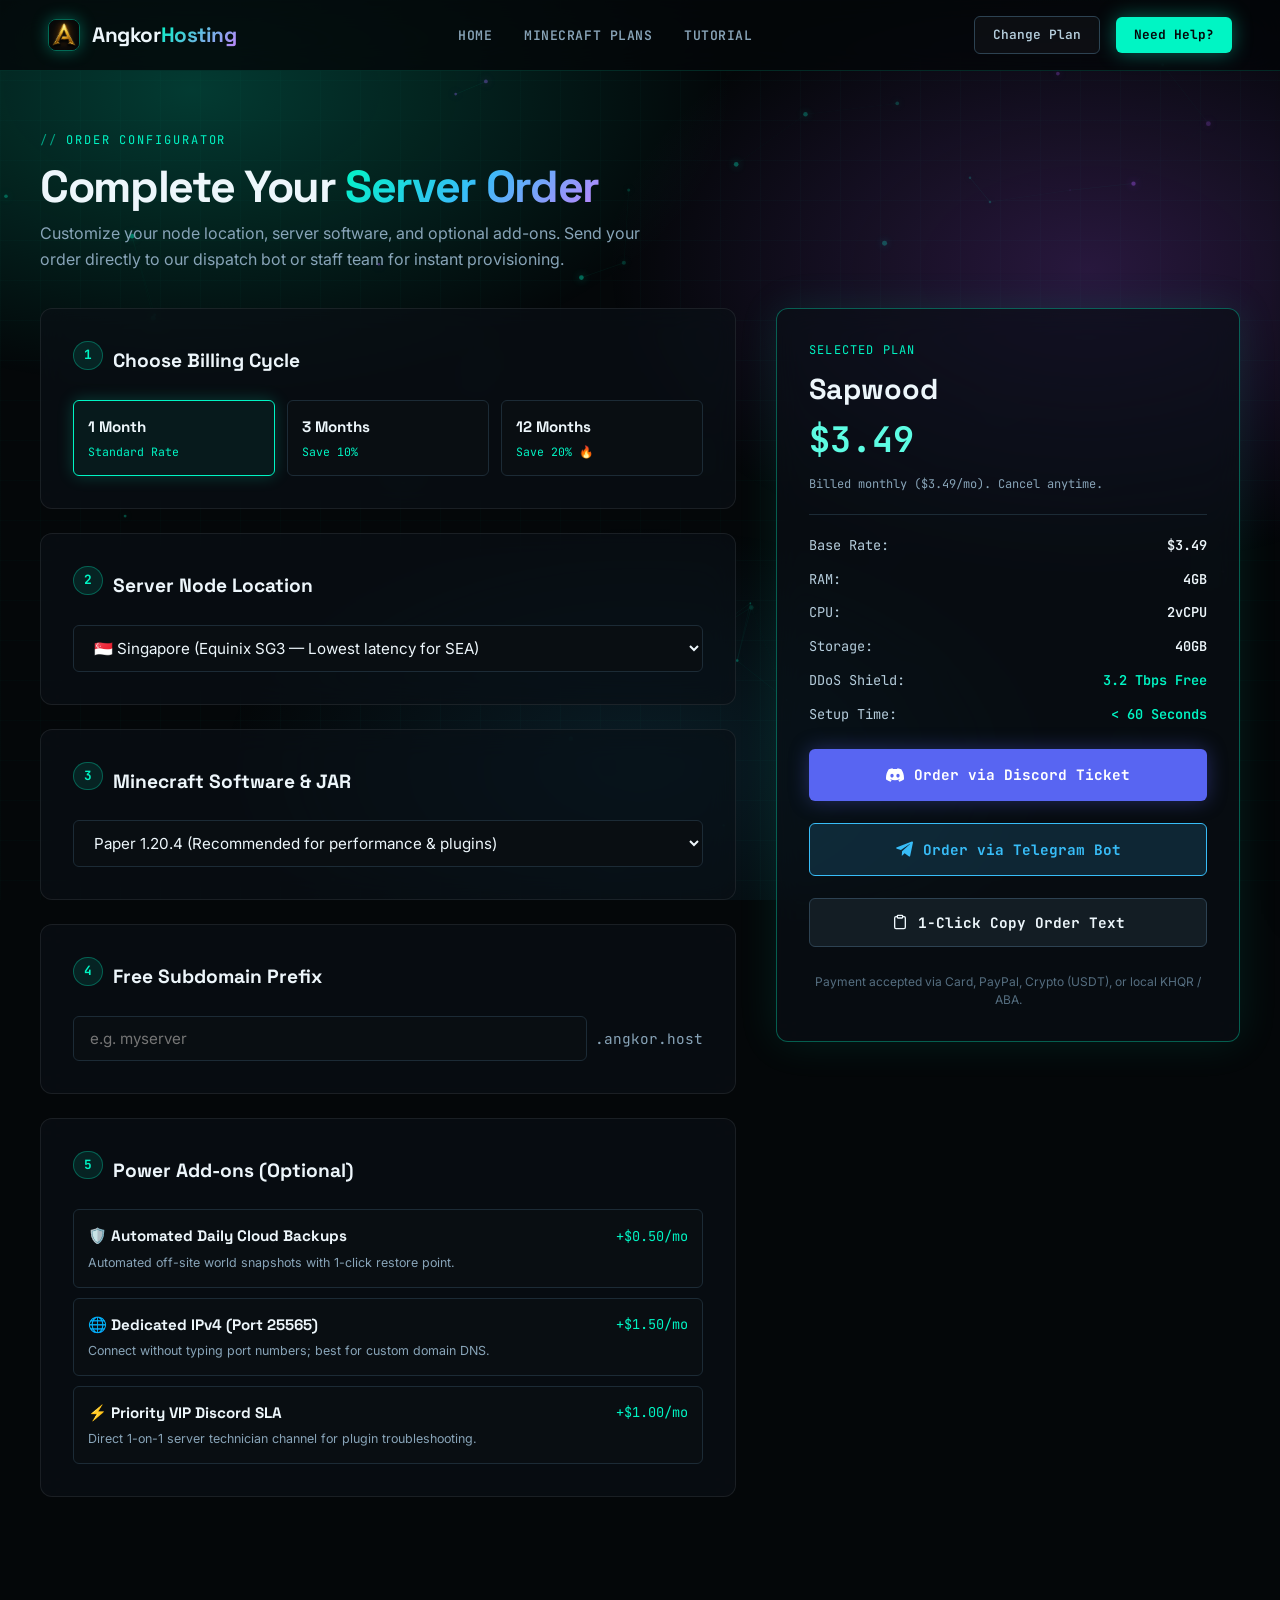
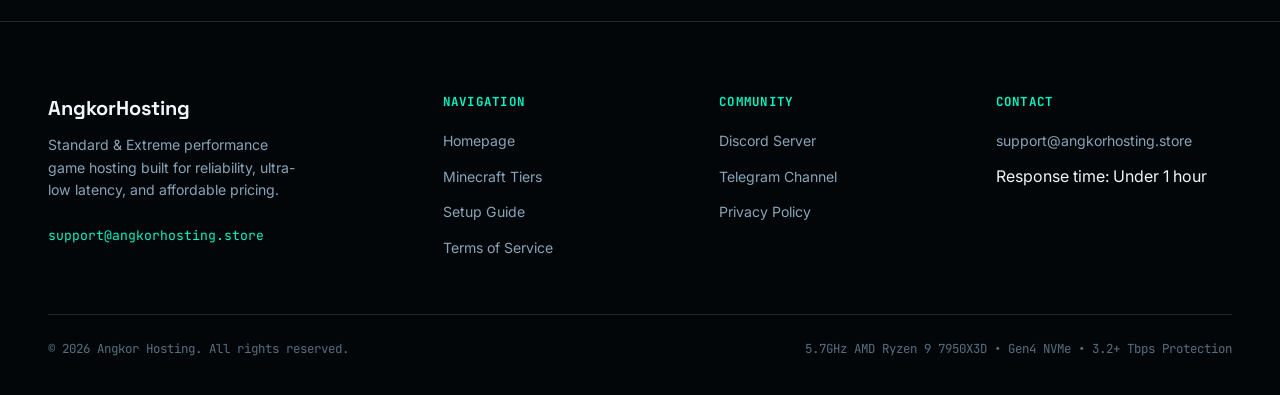
<file: checkout/index.html>
<!DOCTYPE html>
<html lang="en">
<head>
    <meta charset="UTF-8">
    <meta name="viewport" content="width=device-width, initial-scale=1.0">
    <title>Server Configurator & Checkout — Angkor Hosting</title>
    <meta name="description" content="Configure your game server location, software JAR, custom subdomain, and billing cycle. Instant setup with Angkor Hosting.">
    <link rel="stylesheet" href="/c2/style.css">
    <link rel="shortcut icon" href="/img/brand.png" type="image/x-icon">
</head>
<body>
    <!-- Ambient Background Layers -->
    <canvas id="particle-canvas"></canvas>
    <div class="bg-ambient-layer"></div>

    <!-- Header Navigation -->
    <header>
        <a href="/" class="brand-logo">
            <img src="/img/brand.png" alt="Angkor Hosting Logo">
            <span>Angkor<span class="brand-accent">Hosting</span></span>
        </a>

        <nav class="link-nav">
            <a href="/" class="nav-link">Home</a>
            <a href="/plan/mc/" class="nav-link">Minecraft Plans</a>
            <a href="/tutorial/" class="nav-link">Tutorial</a>
        </nav>

        <div class="header-actions">
            <a href="/plan/mc/" class="btn-client-portal">Change Plan</a>
            <a href="https://discord.gg/9vGv3yqg2k" target="_blank" rel="noopener" class="btn-primary-nav">Need Help?</a>
        </div>

        <button class="mobile-menu-btn" aria-label="Toggle navigation menu">
            <span></span><span></span><span></span>
        </button>
    </header>

    <!-- Mobile Drawer -->
    <div class="mobile-backdrop"></div>
    <div class="mobile-nav-drawer">
        <div class="mobile-drawer-header">
            <span class="brand-logo">Angkor<span class="brand-accent">Hosting</span></span>
            <span class="mobile-drawer-close">&times;</span>
        </div>
        <div class="mobile-drawer-links">
            <a href="/" class="nav-link">Home</a>
            <a href="/plan/mc/" class="nav-link">Minecraft Plans</a>
            <a href="/tutorial/" class="nav-link">Tutorial</a>
        </div>
    </div>

    <!-- Checkout Main Wrapper -->
    <main class="checkout-wrapper">
        <div style="margin-bottom: 36px;">
            <p class="section-label">Order Configurator</p>
            <h1 class="hero-title" style="font-size: clamp(2rem, 4vw, 2.8rem); margin-bottom: 10px;">
                Complete Your <span class="gradient-text">Server Order</span>
            </h1>
            <p class="section-desc" style="margin-bottom: 0;">
                Customize your node location, server software, and optional add-ons. Send your order directly to our dispatch bot or staff team for instant provisioning.
            </p>
        </div>

        <form id="checkout-config-form" class="checkout-grid" onsubmit="return false;">
            <!-- Left Column: Configurator Steps -->
            <div class="config-steps-col">
                <!-- Step 1: Billing Cycle -->
                <div class="config-card">
                    <h3>
                        <span class="step-badge">1</span>
                        <span>Choose Billing Cycle</span>
                    </h3>
                    <div class="config-options-grid">
                        <label class="cycle-radio-card">
                            <input type="radio" name="billing_cycle" value="monthly" checked>
                            <span class="cycle-title">1 Month</span>
                            <span class="cycle-discount">Standard Rate</span>
                        </label>
                        <label class="cycle-radio-card">
                            <input type="radio" name="billing_cycle" value="quarterly">
                            <span class="cycle-title">3 Months</span>
                            <span class="cycle-discount">Save 10%</span>
                        </label>
                        <label class="cycle-radio-card">
                            <input type="radio" name="billing_cycle" value="annual">
                            <span class="cycle-title">12 Months</span>
                            <span class="cycle-discount">Save 20% 🔥</span>
                        </label>
                    </div>
                </div>

                <!-- Step 2: Datacenter Location -->
                <div class="config-card">
                    <h3>
                        <span class="step-badge">2</span>
                        <span>Server Node Location</span>
                    </h3>
                    <select id="co-location" class="calc-select-input">
                        <option value="Singapore (Asia-Pacific)" selected>🇸🇬 Singapore (Equinix SG3 — Lowest latency for SEA)</option>
                        <option value="Frankfurt (Europe)">🇩🇪 Frankfurt, Germany (Interxion — Central Europe)</option>
                        <option value="New York (North America)">🇺🇸 New York Metro, USA (East Coast)</option>
                        <option value="Tokyo (East Asia)">🇯🇵 Tokyo, Japan (TYO Tier-3 Datacenter)</option>
                    </select>
                </div>

                <!-- Step 3: Software & Version -->
                <div class="config-card">
                    <h3>
                        <span class="step-badge">3</span>
                        <span>Minecraft Software & JAR</span>
                    </h3>
                    <select id="co-software" class="calc-select-input">
                        <option value="Paper 1.20.4 (Recommended)" selected>Paper 1.20.4 (Recommended for performance & plugins)</option>
                        <option value="Purpur 1.20.4">Purpur 1.20.4 (High customization SMP)</option>
                        <option value="Forge 1.20.1">Forge 1.20.1 (Modpacks & Tech mods)</option>
                        <option value="Fabric 1.20.4">Fabric 1.20.4 (Lightweight mods & optimization)</option>
                        <option value="Bedrock / Geyser">Bedrock / Geyser (Cross-play Java + Mobile/Console)</option>
                        <option value="Vanilla 1.20.4">Vanilla 1.20.4 (Pure original Minecraft)</option>
                    </select>
                </div>

                <!-- Step 4: Custom Subdomain -->
                <div class="config-card">
                    <h3>
                        <span class="step-badge">4</span>
                        <span>Free Subdomain Prefix</span>
                    </h3>
                    <div style="display: flex; align-items: center; gap: 8px;">
                        <input type="text" id="co-subdomain" class="calc-select-input" placeholder="e.g. myserver" style="flex: 1;">
                        <span style="font-family: var(--font-mono); font-size: 0.9rem; color: var(--stone-400);">.angkor.host</span>
                    </div>
                </div>

                <!-- Step 5: Optional Add-ons -->
                <div class="config-card">
                    <h3>
                        <span class="step-badge">5</span>
                        <span>Power Add-ons (Optional)</span>
                    </h3>
                    <div style="display: flex; flex-direction: column; gap: 10px;">
                        <label class="addon-toggle-card">
                            <input type="checkbox" class="addon-checkbox" data-name="Daily Cloud Backups" data-price="0.50">
                            <div style="display: flex; justify-content: space-between; align-items: center;">
                                <span class="cycle-title">🛡️ Automated Daily Cloud Backups</span>
                                <span style="font-family: var(--font-mono); color: var(--neon-mint); font-size: 0.85rem;">+$0.50/mo</span>
                            </div>
                            <span style="font-size: 0.78rem; color: var(--stone-400);">Automated off-site world snapshots with 1-click restore point.</span>
                        </label>

                        <label class="addon-toggle-card">
                            <input type="checkbox" class="addon-checkbox" data-name="Dedicated IPv4" data-price="1.50">
                            <div style="display: flex; justify-content: space-between; align-items: center;">
                                <span class="cycle-title">🌐 Dedicated IPv4 (Port 25565)</span>
                                <span style="font-family: var(--font-mono); color: var(--neon-mint); font-size: 0.85rem;">+$1.50/mo</span>
                            </div>
                            <span style="font-size: 0.78rem; color: var(--stone-400);">Connect without typing port numbers; best for custom domain DNS.</span>
                        </label>

                        <label class="addon-toggle-card">
                            <input type="checkbox" class="addon-checkbox" data-name="Priority VIP Support" data-price="1.00">
                            <div style="display: flex; justify-content: space-between; align-items: center;">
                                <span class="cycle-title">⚡ Priority VIP Discord SLA</span>
                                <span style="font-family: var(--font-mono); color: var(--neon-mint); font-size: 0.85rem;">+$1.00/mo</span>
                            </div>
                            <span style="font-size: 0.78rem; color: var(--stone-400);">Direct 1-on-1 server technician channel for plugin troubleshooting.</span>
                        </label>
                    </div>
                </div>
            </div>

            <!-- Right Column: Live Order Summary & Dispatch Buttons -->
            <div class="order-summary-box">
                <div class="summary-header">
                    <p style="font-family: var(--font-mono); font-size: 0.75rem; text-transform: uppercase; color: var(--neon-mint); letter-spacing: 0.1em; margin-bottom: 6px;">
                        Selected Plan
                    </p>
                    <h2 id="co-plan-name" style="font-family: var(--font-display); font-size: 1.8rem; font-weight: 800; color: var(--stone-100);">
                        Sapwood
                    </h2>
                    <div class="summary-price-total">
                        <span id="co-total-price">$3.49</span>
                    </div>
                    <p id="co-discount-notice" style="font-family: var(--font-mono); font-size: 0.75rem; color: var(--stone-400); margin-top: 6px;">
                        Billed monthly. Cancel anytime.
                    </p>
                </div>

                <div class="summary-details-list">
                    <div class="summary-detail-row">
                        <span>Base Rate:</span>
                        <span class="val" id="co-plan-price">$3.49/mo</span>
                    </div>
                    <div class="summary-detail-row">
                        <span>RAM:</span>
                        <span class="val" id="co-plan-ram">4GB DDR5</span>
                    </div>
                    <div class="summary-detail-row">
                        <span>CPU:</span>
                        <span class="val" id="co-plan-cpu">2 vCPU Ryzen 9</span>
                    </div>
                    <div class="summary-detail-row">
                        <span>Storage:</span>
                        <span class="val" id="co-plan-disk">40GB NVMe</span>
                    </div>
                    <div class="summary-detail-row">
                        <span>DDoS Shield:</span>
                        <span class="val" style="color: var(--neon-mint);">3.2 Tbps Free</span>
                    </div>
                    <div class="summary-detail-row">
                        <span>Setup Time:</span>
                        <span class="val" style="color: var(--neon-mint);">&lt; 60 Seconds</span>
                    </div>
                </div>

                <!-- Instant Dispatch Buttons -->
                <div style="display: flex; flex-direction: column; gap: 10px;">
                    <a href="https://discord.gg/9vGv3yqg2k" id="co-discord-btn" target="_blank" rel="noopener" class="checkout-action-btn btn-discord-order">
                        <svg width="18" height="18" viewBox="0 0 24 24" fill="currentColor"><path d="M20.317 4.37a19.79 19.79 0 0 0-4.885-1.515.074.074 0 0 0-.079.037c-.21.375-.444.864-.608 1.25a18.27 18.27 0 0 0-5.487 0 12.64 12.64 0 0 0-.617-1.25.077.077 0 0 0-.079-.037A19.736 19.736 0 0 0 3.677 4.37a.07.07 0 0 0-.032.027C.533 9.046-.32 13.58.099 18.057a.082.082 0 0 0 .031.056 19.9 19.9 0 0 0 5.993 3.03.078.078 0 0 0 .084-.028c.462-.63.874-1.295 1.226-1.994a.076.076 0 0 0-.041-.106 13.107 13.107 0 0 1-1.872-.892.077.077 0 0 1-.008-.128c.126-.094.252-.192.372-.291a.074.074 0 0 1 .077-.01c3.928 1.793 8.18 1.793 12.061 0a.073.073 0 0 1 .078.01c.12.099.246.197.373.291a.077.077 0 0 1-.006.127 12.3 12.3 0 0 1-1.873.892.076.076 0 0 0-.04.107c.36.698.772 1.362 1.225 1.993a.076.076 0 0 0 .084.028 19.84 19.84 0 0 0 6.002-3.03.077.077 0 0 0 .032-.055c.5-5.177-.838-9.674-3.549-13.66a.06.06 0 0 0-.031-.028zM8.02 15.33c-1.183 0-2.157-1.085-2.157-2.419 0-1.333.955-2.419 2.157-2.419 1.211 0 2.176 1.096 2.157 2.42 0 1.333-.955 2.418-2.157 2.418zm7.975 0c-1.183 0-2.157-1.085-2.157-2.419 0-1.333.955-2.419 2.157-2.419 1.21 0 2.176 1.096 2.157 2.42 0 1.333-.946 2.418-2.157 2.418z"/></svg>
                        <span>Order via Discord Ticket</span>
                    </a>

                    <a href="#" id="co-telegram-btn" target="_blank" rel="noopener" class="checkout-action-btn btn-telegram-order">
                        <svg width="18" height="18" viewBox="0 0 24 24" fill="currentColor"><path d="M23.91 3.79 20.3 20.84c-.25 1.21-.98 1.5-2 .94l-5.5-4.07-2.66 2.57c-.3.3-.55.56-1.12.56l.4-5.68 10.34-9.36c.45-.4-.1-.62-.7-.22L7.9 13.27l-5.5-1.72c-1.2-.37-1.22-1.2.25-1.78L22.4 2.05c1-.37 1.87.24 1.5 1.74z"/></svg>
                        <span>Order via Telegram Bot</span>
                    </a>

                    <button type="button" id="co-copy-invoice-btn" class="checkout-action-btn btn-copy-order">
                        <svg width="16" height="16" viewBox="0 0 24 24" fill="none" stroke="currentColor" stroke-width="2"><path d="M16 4h2a2 2 0 0 1 2 2v14a2 2 0 0 1-2 2H6a2 2 0 0 1-2-2V6a2 2 0 0 1 2-2h2M15 2H9a1 1 0 0 0-1 1v2a1 1 0 0 0 1 1h6a1 1 0 0 0 1-1V3a1 1 0 0 0-1-1z"/></svg>
                        <span>1-Click Copy Order Text</span>
                    </button>
                </div>

                <p style="font-size: 0.75rem; color: var(--stone-500); text-align: center; margin-top: 14px; line-height: 1.5;">
                    Payment accepted via Card, PayPal, Crypto (USDT), or local KHQR / ABA.
                </p>
            </div>
        </form>
    </main>

    <!-- Global Footer -->
    <footer>
        <div class="footer-inner">
            <div class="footer-brand">
                <h4>Angkor<span class="brand-accent">Hosting</span></h4>
                <p>Standard & Extreme performance game hosting built for reliability, ultra-low latency, and affordable pricing.</p>
                <a href="mailto:support@angkorhosting.store" class="footer-email-link">
                    support@angkorhosting.store
                </a>
            </div>

            <div class="footer-col">
                <h5>Navigation</h5>
                <ul>
                    <li><a href="/">Homepage</a></li>
                    <li><a href="/plan/mc/">Minecraft Tiers</a></li>
                    <li><a href="/tutorial/">Setup Guide</a></li>
                    <li><a href="/terms/">Terms of Service</a></li>
                </ul>
            </div>

            <div class="footer-col">
                <h5>Community</h5>
                <ul>
                    <li><a href="https://discord.gg/9vGv3yqg2k" target="_blank" rel="noopener">Discord Server</a></li>
                    <li><a href="https://t.me/angkorhosting" target="_blank" rel="noopener">Telegram Channel</a></li>
                    <li><a href="/privacy/">Privacy Policy</a></li>
                </ul>
            </div>

            <div class="footer-col">
                <h5>Contact</h5>
                <ul>
                    <li><a href="mailto:support@angkorhosting.store">support@angkorhosting.store</a></li>
                    <li>Response time: Under 1 hour</li>
                </ul>
            </div>
        </div>

        <div class="footer-bottom">
            <p>&copy; 2026 Angkor Hosting. All rights reserved.</p>
            <p>5.7GHz AMD Ryzen 9 7950X3D &bull; Gen4 NVMe &bull; 3.2+ Tbps Protection</p>
        </div>
    </footer>

    <!-- Scripts -->
    <script src="/c2/main.js"></script>
</body>
</html>
</file>
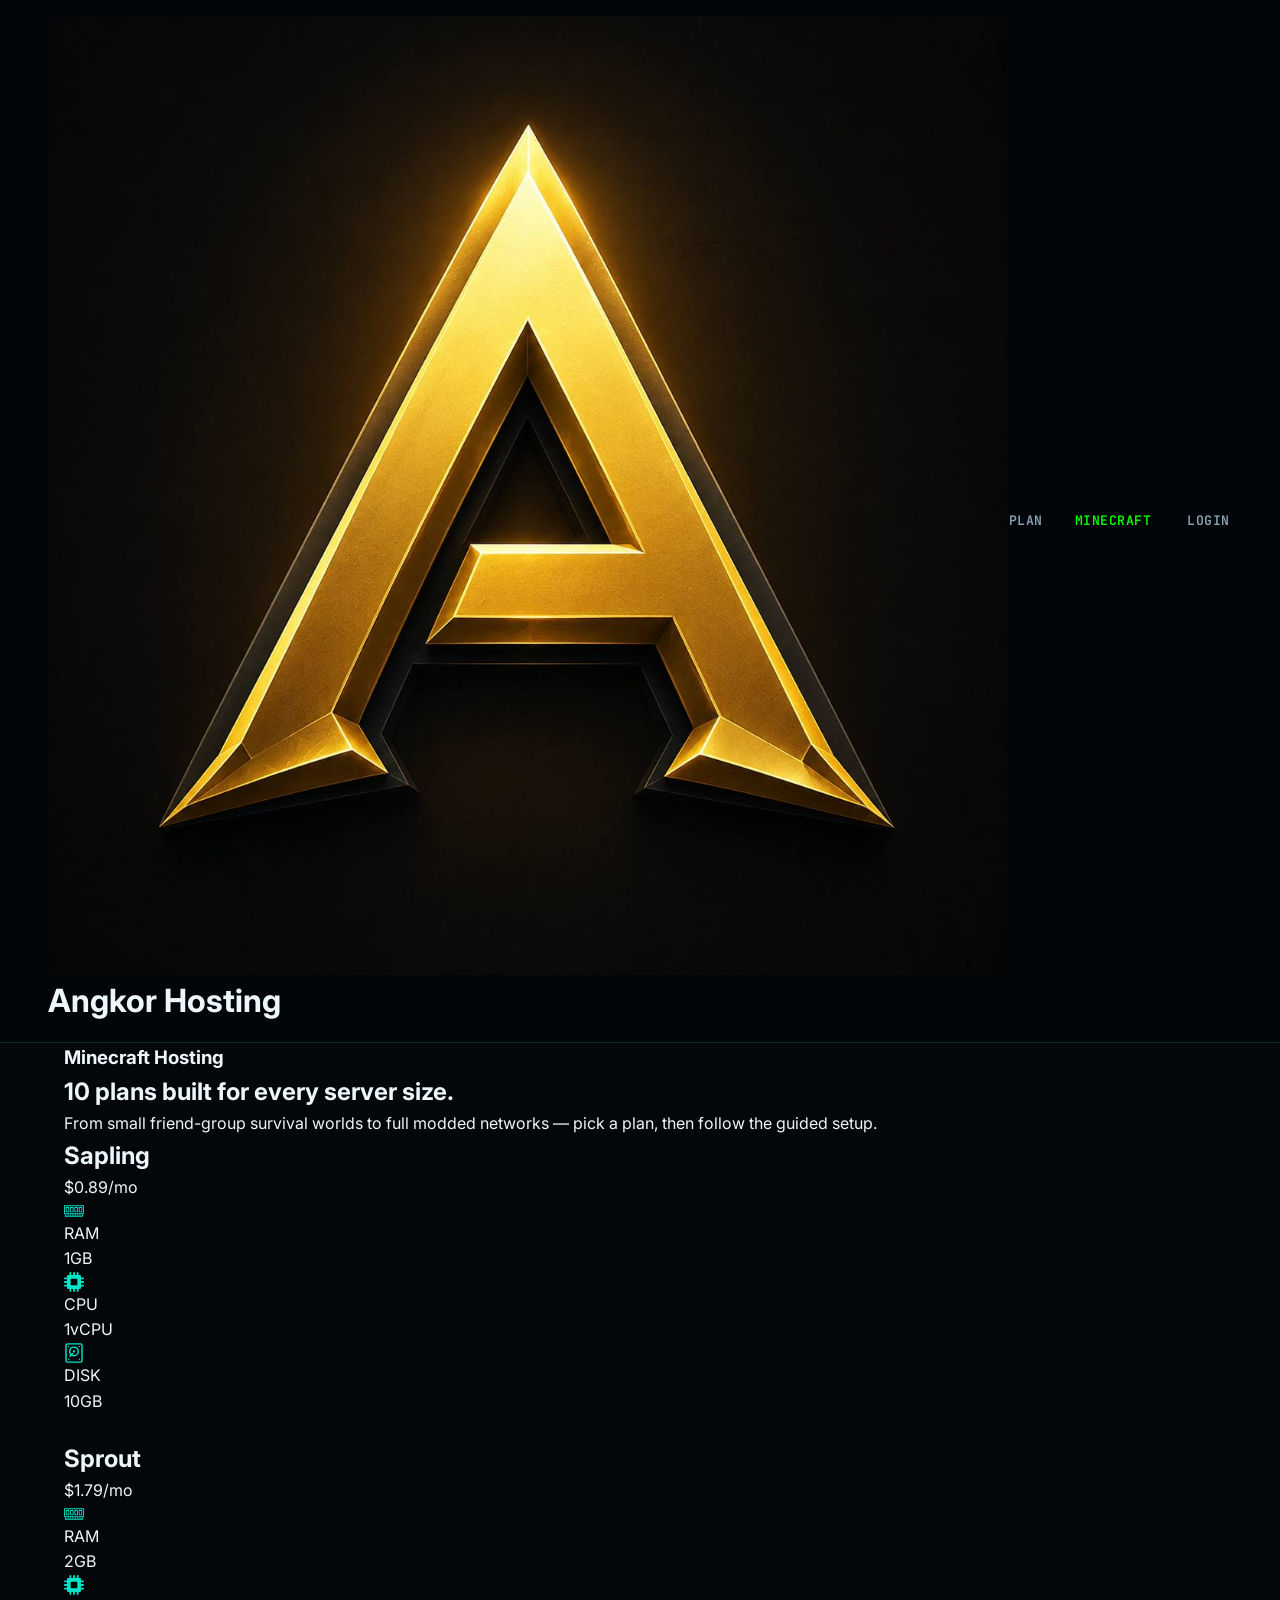
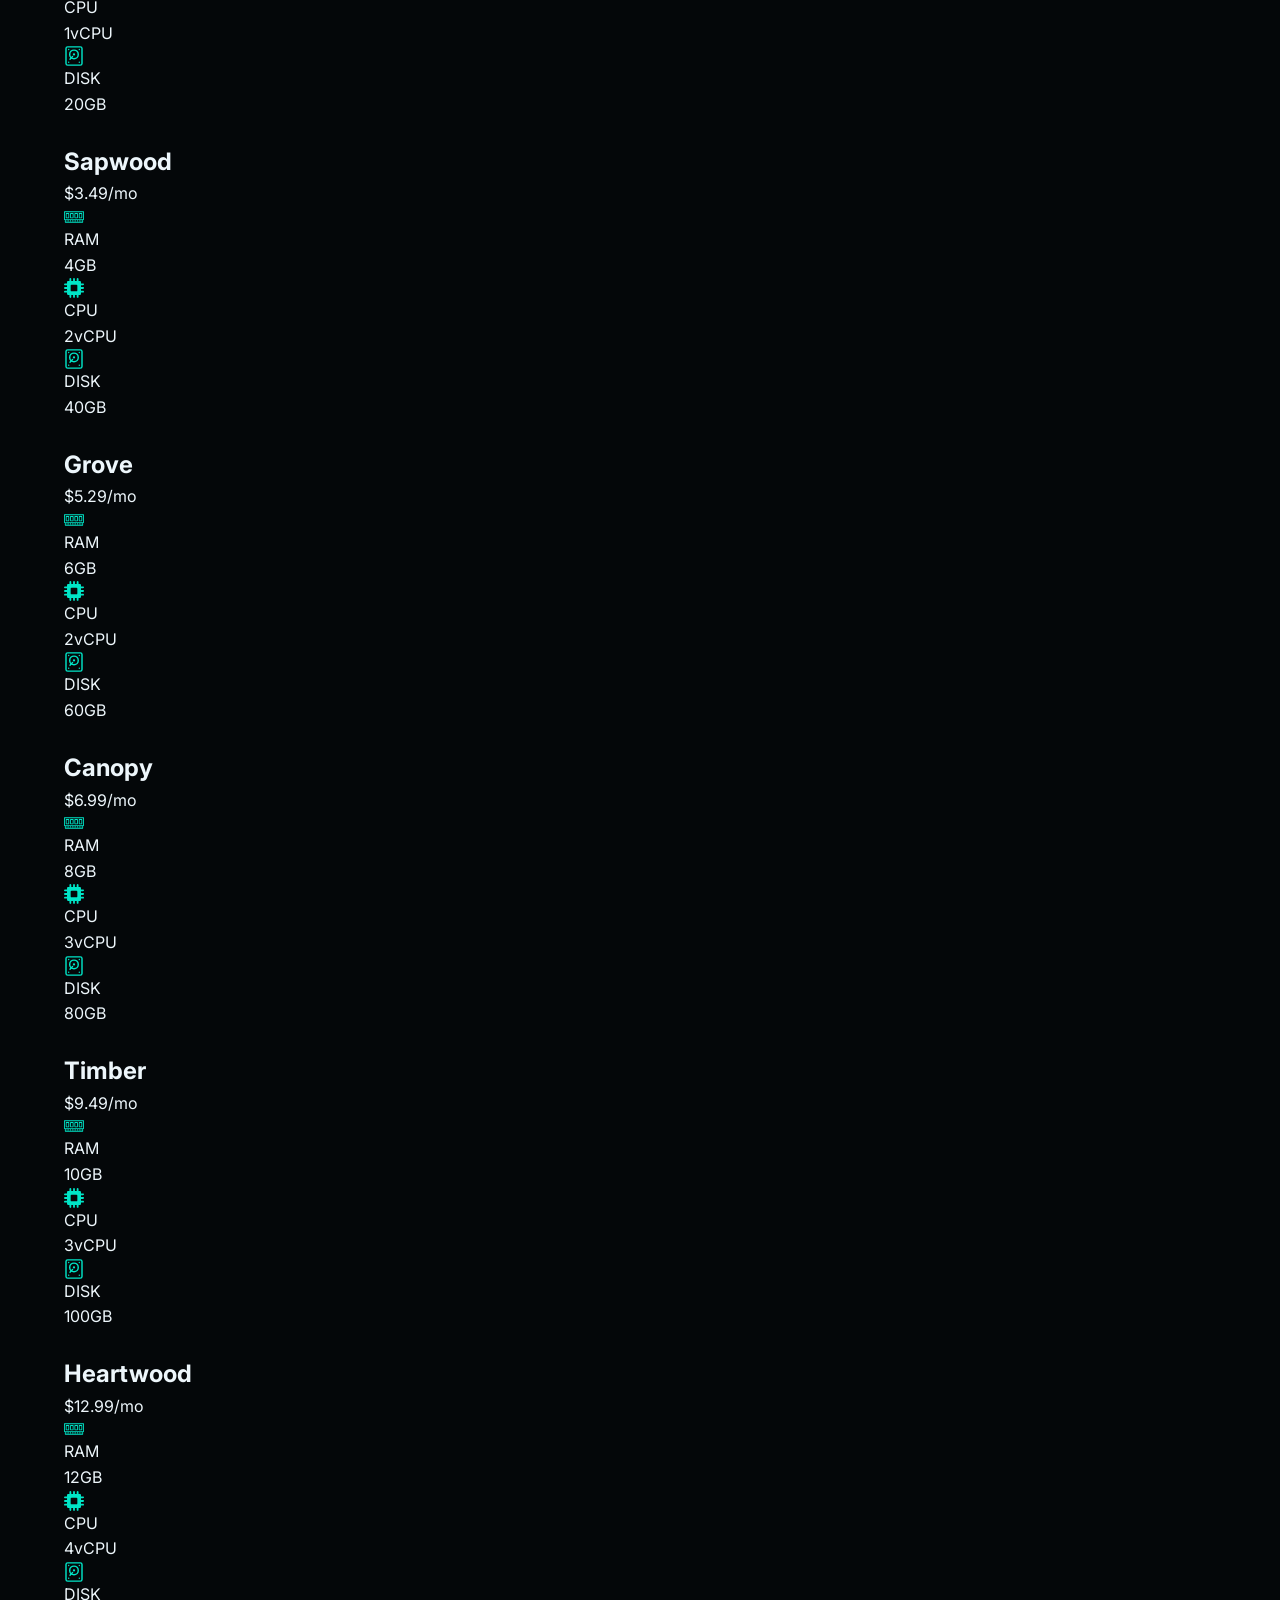
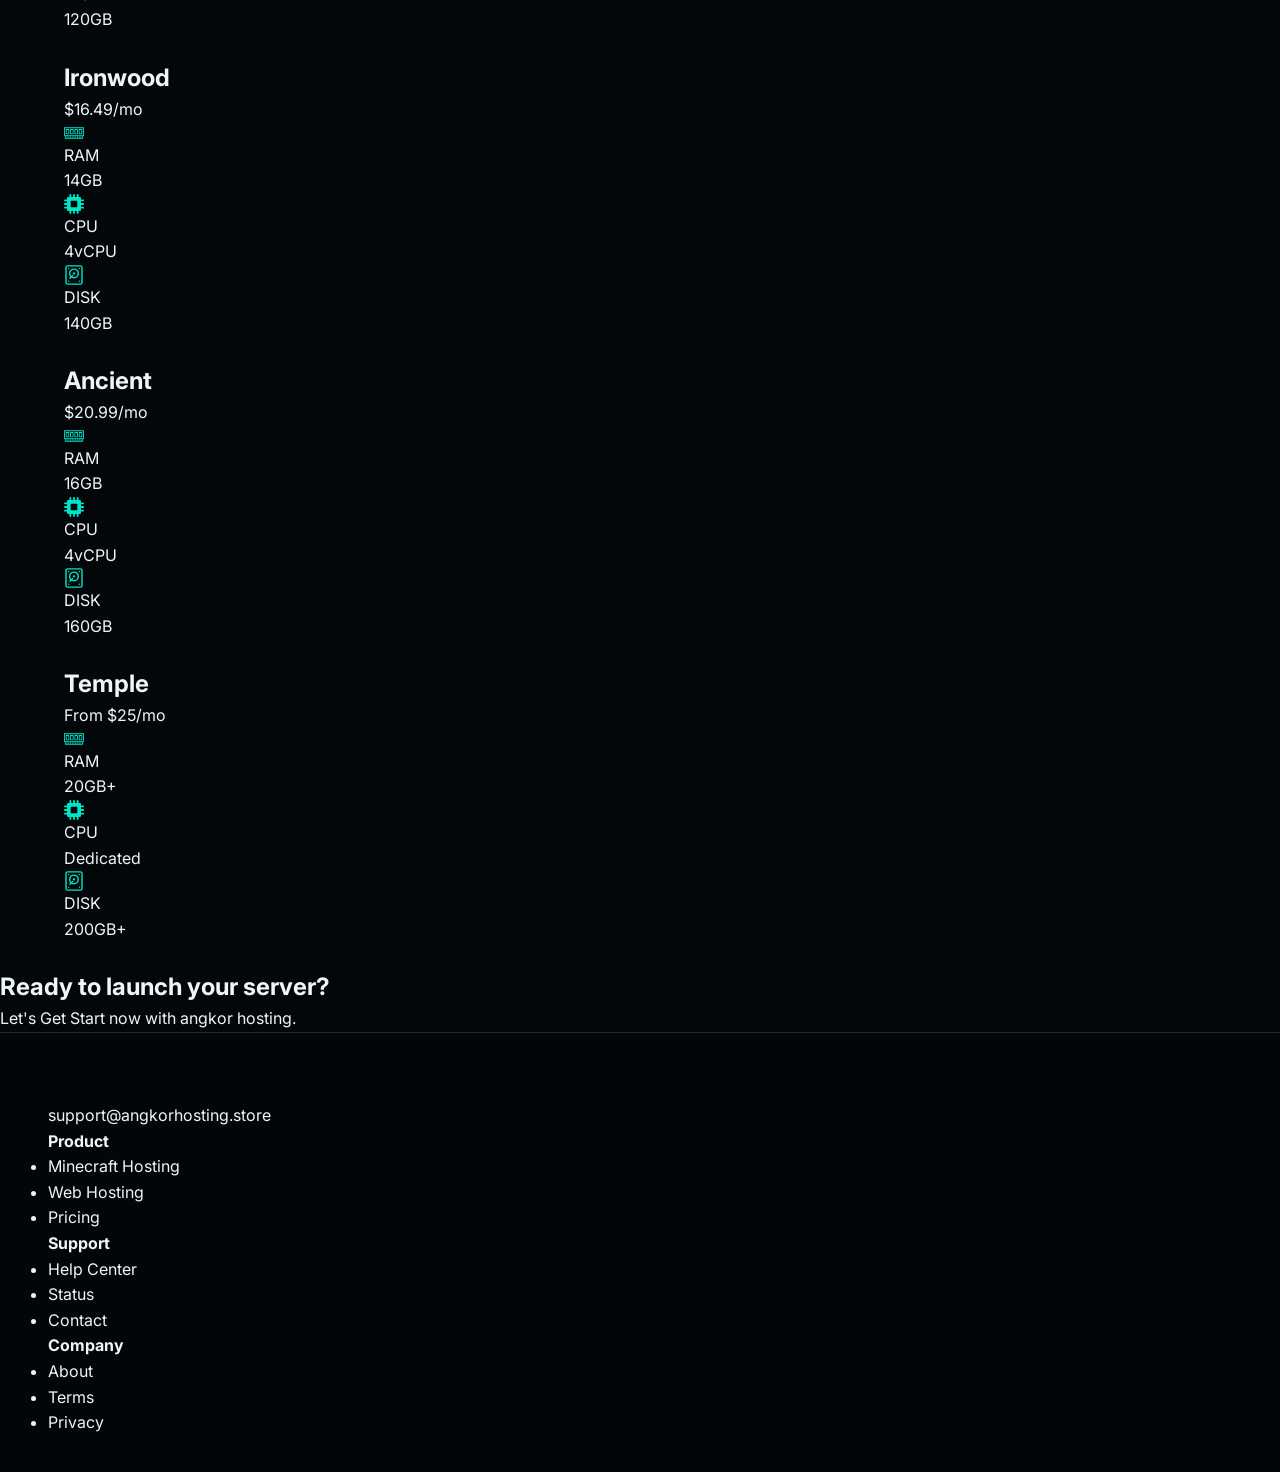
<file: plan/index.html>
<!DOCTYPE html>
<html lang="en">
<head>
    <meta charset="UTF-8">
    <meta name="viewport" content="width=device-width, initial-scale=1.0">
    <title>Minecraft Hosting Plans — Angkor Hosting</title>
    <link rel="stylesheet" href="/c2/style.css">
    <link rel="shortcut icon" href="/img/brand.png" type="image/x-icon">
</head>
<body>
    <header>
        <h1><img src="/img/brand.png">Angkor Hosting</h1>
        <div class="link-nav display-flex">
            <a href="/#plan" class="plans nav-link">Plan</a>
            <a href="/plan/minecraft.html" class="minecraft-server nav-link" style="color:rgb(0, 255, 0);">Minecraft</a>
            <a href="" class="website nav-link"></a>
        </div>
        <div class="auth display-flex">
            <a href="" class="login nav-link">Login</a>
        </div>
    </header>

    <main>
        <div class="our-services plan-listing" id="plan">
            <h3>Minecraft Hosting</h3>
            <h2>10 plans built for every server size.</h2>
            <p>From small friend-group survival worlds to full modded networks — pick a plan, then follow the guided setup.</p>

            <div class="plan plan-grid-10">
                <div class="plan-view">
                    <h2>Sapling</h2>
                    <p class="price">$0.89<span>/mo</span></p>
                    <div class="ram-plan">
                        <img src="/svg/ram.svg" width="20px">
                        <div class="list-size"><p>RAM</p><p class="main-plan-list">1GB</p></div>
                    </div>
                    <div class="cpu-plan">
                        <img src="/svg/cpu.svg" width="20px">
                        <div class="list-size"><p>CPU</p><p class="main-plan-list">1vCPU</p></div>
                    </div>
                    <div class="storage-plan">
                        <img src="/svg/storage.svg" width="20px">
                        <div class="list-size"><p>DISK</p><p class="main-plan-list">10GB</p></div>
                    </div>
                    <button class="buy"></button>
                </div>

                <div class="plan-view">
                    <h2>Sprout</h2>
                    <p class="price">$1.79<span>/mo</span></p>
                    <div class="ram-plan">
                        <img src="/svg/ram.svg" width="20px">
                        <div class="list-size"><p>RAM</p><p class="main-plan-list">2GB</p></div>
                    </div>
                    <div class="cpu-plan">
                        <img src="/svg/cpu.svg" width="20px">
                        <div class="list-size"><p>CPU</p><p class="main-plan-list">1vCPU</p></div>
                    </div>
                    <div class="storage-plan">
                        <img src="/svg/storage.svg" width="20px">
                        <div class="list-size"><p>DISK</p><p class="main-plan-list">20GB</p></div>
                    </div>
                    <button class="buy"></button>
                </div>

                <div class="plan-view">
                    <h2>Sapwood</h2>
                    <p class="price">$3.49<span>/mo</span></p>
                    <div class="ram-plan">
                        <img src="/svg/ram.svg" width="20px">
                        <div class="list-size"><p>RAM</p><p class="main-plan-list">4GB</p></div>
                    </div>
                    <div class="cpu-plan">
                        <img src="/svg/cpu.svg" width="20px">
                        <div class="list-size"><p>CPU</p><p class="main-plan-list">2vCPU</p></div>
                    </div>
                    <div class="storage-plan">
                        <img src="/svg/storage.svg" width="20px">
                        <div class="list-size"><p>DISK</p><p class="main-plan-list">40GB</p></div>
                    </div>
                    <button class="buy"></button>
                </div>

                <div class="plan-view">
                    <h2>Grove</h2>
                    <p class="price">$5.29<span>/mo</span></p>
                    <div class="ram-plan">
                        <img src="/svg/ram.svg" width="20px">
                        <div class="list-size"><p>RAM</p><p class="main-plan-list">6GB</p></div>
                    </div>
                    <div class="cpu-plan">
                        <img src="/svg/cpu.svg" width="20px">
                        <div class="list-size"><p>CPU</p><p class="main-plan-list">2vCPU</p></div>
                    </div>
                    <div class="storage-plan">
                        <img src="/svg/storage.svg" width="20px">
                        <div class="list-size"><p>DISK</p><p class="main-plan-list">60GB</p></div>
                    </div>
                    <button class="buy"></button>
                </div>

                <div class="plan-view featured">
                    <h2>Canopy</h2>
                    <p class="price">$6.99<span>/mo</span></p>
                    <div class="ram-plan">
                        <img src="/svg/ram.svg" width="20px">
                        <div class="list-size"><p>RAM</p><p class="main-plan-list">8GB</p></div>
                    </div>
                    <div class="cpu-plan">
                        <img src="/svg/cpu.svg" width="20px">
                        <div class="list-size"><p>CPU</p><p class="main-plan-list">3vCPU</p></div>
                    </div>
                    <div class="storage-plan">
                        <img src="/svg/storage.svg" width="20px">
                        <div class="list-size"><p>DISK</p><p class="main-plan-list">80GB</p></div>
                    </div>
                    <button class="buy"></button>
                </div>

                <div class="plan-view">
                    <h2>Timber</h2>
                    <p class="price">$9.49<span>/mo</span></p>
                    <div class="ram-plan">
                        <img src="/svg/ram.svg" width="20px">
                        <div class="list-size"><p>RAM</p><p class="main-plan-list">10GB</p></div>
                    </div>
                    <div class="cpu-plan">
                        <img src="/svg/cpu.svg" width="20px">
                        <div class="list-size"><p>CPU</p><p class="main-plan-list">3vCPU</p></div>
                    </div>
                    <div class="storage-plan">
                        <img src="/svg/storage.svg" width="20px">
                        <div class="list-size"><p>DISK</p><p class="main-plan-list">100GB</p></div>
                    </div>
                    <button class="buy"></button>
                </div>

                <div class="plan-view">
                    <h2>Heartwood</h2>
                    <p class="price">$12.99<span>/mo</span></p>
                    <div class="ram-plan">
                        <img src="/svg/ram.svg" width="20px">
                        <div class="list-size"><p>RAM</p><p class="main-plan-list">12GB</p></div>
                    </div>
                    <div class="cpu-plan">
                        <img src="/svg/cpu.svg" width="20px">
                        <div class="list-size"><p>CPU</p><p class="main-plan-list">4vCPU</p></div>
                    </div>
                    <div class="storage-plan">
                        <img src="/svg/storage.svg" width="20px">
                        <div class="list-size"><p>DISK</p><p class="main-plan-list">120GB</p></div>
                    </div>
                    <button class="buy"></button>
                </div>

                <div class="plan-view">
                    <h2>Ironwood</h2>
                    <p class="price">$16.49<span>/mo</span></p>
                    <div class="ram-plan">
                        <img src="/svg/ram.svg" width="20px">
                        <div class="list-size"><p>RAM</p><p class="main-plan-list">14GB</p></div>
                    </div>
                    <div class="cpu-plan">
                        <img src="/svg/cpu.svg" width="20px">
                        <div class="list-size"><p>CPU</p><p class="main-plan-list">4vCPU</p></div>
                    </div>
                    <div class="storage-plan">
                        <img src="/svg/storage.svg" width="20px">
                        <div class="list-size"><p>DISK</p><p class="main-plan-list">140GB</p></div>
                    </div>
                    <button class="buy"></button>
                </div>

                <div class="plan-view">
                    <h2>Ancient</h2>
                    <p class="price">$20.99<span>/mo</span></p>
                    <div class="ram-plan">
                        <img src="/svg/ram.svg" width="20px">
                        <div class="list-size"><p>RAM</p><p class="main-plan-list">16GB</p></div>
                    </div>
                    <div class="cpu-plan">
                        <img src="/svg/cpu.svg" width="20px">
                        <div class="list-size"><p>CPU</p><p class="main-plan-list">4vCPU</p></div>
                    </div>
                    <div class="storage-plan">
                        <img src="/svg/storage.svg" width="20px">
                        <div class="list-size"><p>DISK</p><p class="main-plan-list">160GB</p></div>
                    </div>
                    <button class="buy"></button>
                </div>

                <div class="plan-view more">
                    <h2>Temple</h2>
                    <p class="price">From $25<span>/mo</span></p>
                    <div class="ram-plan">
                        <img src="/svg/ram.svg" width="20px">
                        <div class="list-size"><p>RAM</p><p class="main-plan-list">20GB+</p></div>
                    </div>
                    <div class="cpu-plan">
                        <img src="/svg/cpu.svg" width="20px">
                        <div class="list-size"><p>CPU</p><p class="main-plan-list">Dedicated</p></div>
                    </div>
                    <div class="storage-plan">
                        <img src="/svg/storage.svg" width="20px">
                        <div class="list-size"><p>DISK</p><p class="main-plan-list">200GB+</p></div>
                    </div>
                    <button class="buy"></button>
                </div>
            </div>
        </div>
    </main>

    <div class="ready">
        <h2>Ready to launch your server?</h2>
        <p>Let's Get Start now with angkor hosting.</p>
    </div>

    <footer>
        <div class="angkor-hosting">
            <a href="mailto:support@angkorhosting.com" class="footer-email">support@angkorhosting.store</a>
            <div class="socials">
                <a href="" class="social-link discord" aria-label="Discord"></a>
                <a href="" class="social-link twitter" aria-label="Twitter / X"></a>
                <a href="" class="social-link youtube" aria-label="YouTube"></a>
                <a href="" class="social-link github" aria-label="GitHub"></a>
            </div>
        </div>
        <div class="product">
            <h4>Product</h4>
            <ul>
                <li><a href="/plan/minecraft.html">Minecraft Hosting</a></li>
                <li><a href="/#plan">Web Hosting</a></li>
                <li><a href="/#plan">Pricing</a></li>
            </ul>
        </div>
        <div class="support">
            <h4>Support</h4>
            <ul>
                <li><a href="#">Help Center</a></li>
                <li><a href="#">Status</a></li>
                <li><a href="mailto:support@angkorhosting.com">Contact</a></li>
            </ul>
        </div>
        <div class="company">
            <h4>Company</h4>
            <ul>
                <li><a href="#">About</a></li>
                <li><a href="/terms.html">Terms</a></li>
                <li><a href="/privacy.html">Privacy</a></li>
            </ul>
        </div>
    </footer>
</body>
</html>
</file>
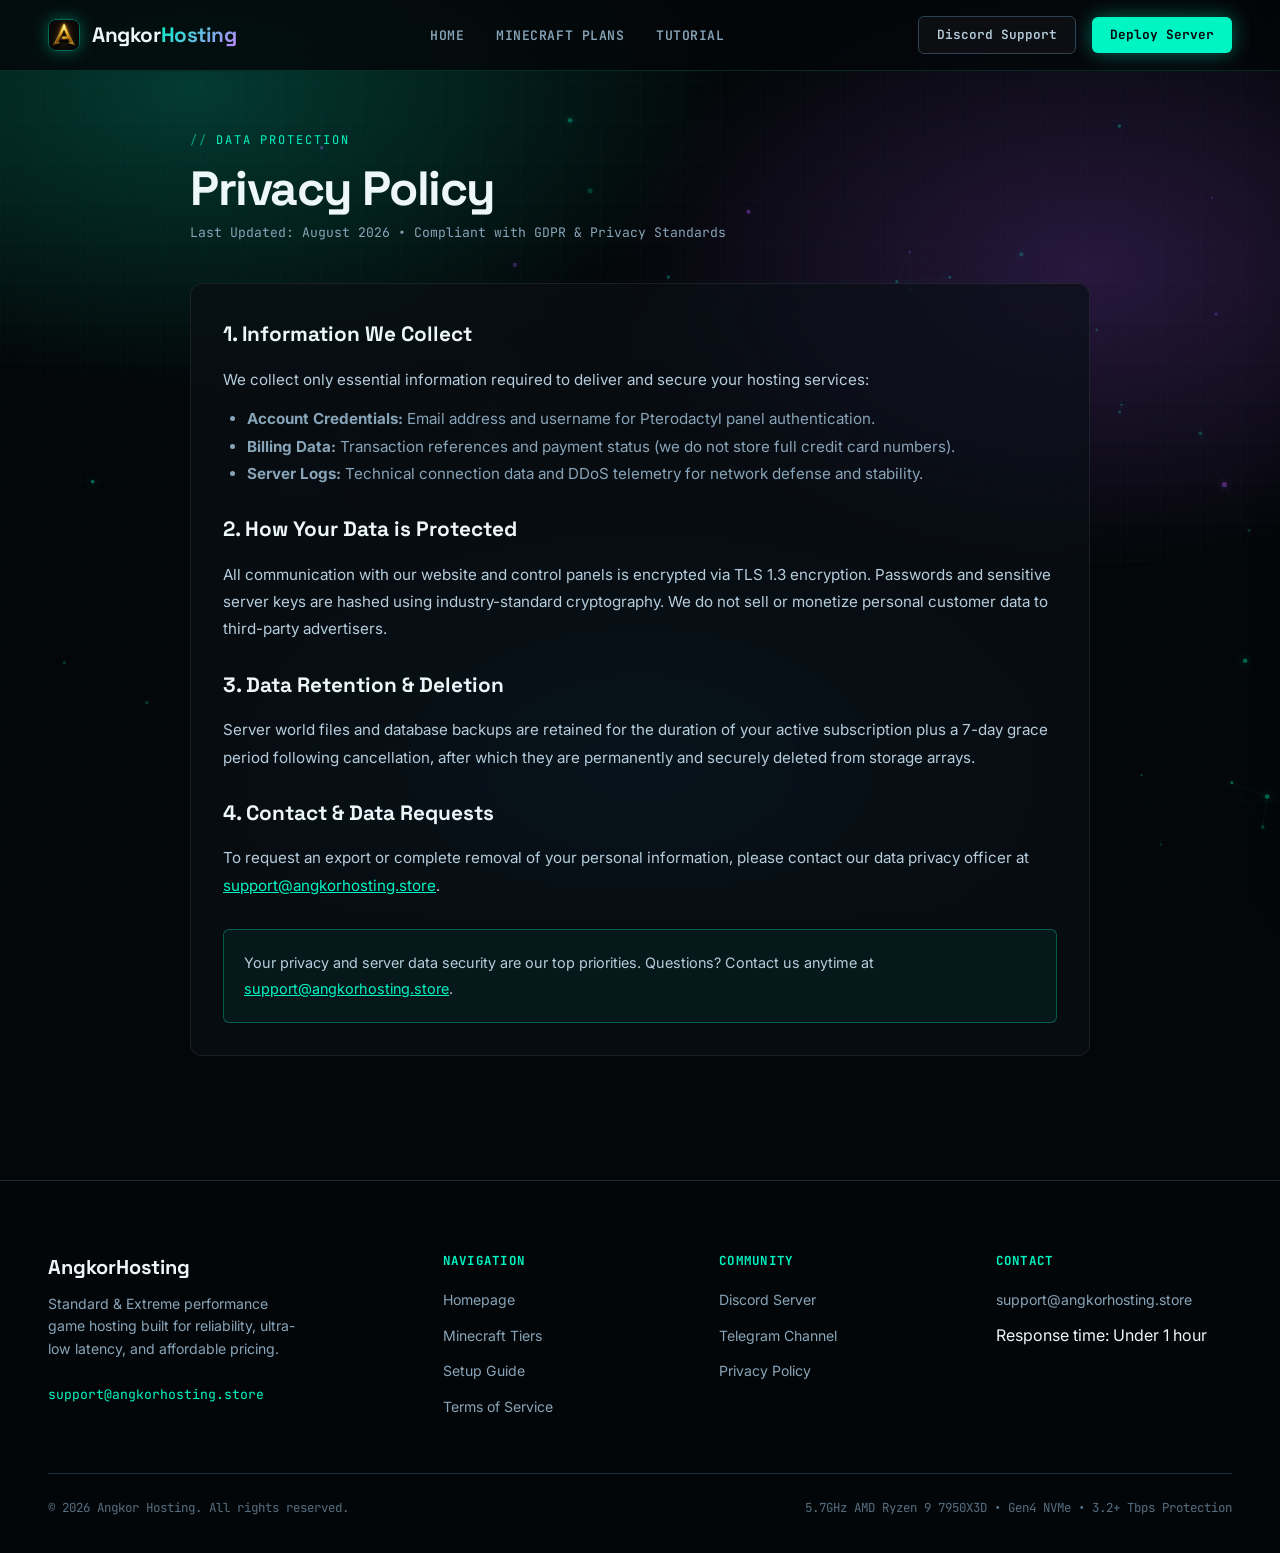
<file: privacy/index.html>
<!DOCTYPE html>
<html lang="en">
<head>
    <meta charset="UTF-8">
    <meta name="viewport" content="width=device-width, initial-scale=1.0">
    <title>Privacy Policy — Angkor Hosting</title>
    <meta name="description" content="Privacy policy detailing how Angkor Hosting collects, protects, and handles customer data.">
    <link rel="stylesheet" href="/c2/style.css">
    <link rel="shortcut icon" href="/img/brand.png" type="image/x-icon">
</head>
<body>
    <!-- Ambient Background Layers -->
    <canvas id="particle-canvas"></canvas>
    <div class="bg-ambient-layer"></div>

    <!-- Header Navigation -->
    <header>
        <a href="/" class="brand-logo">
            <img src="/img/brand.png" alt="Angkor Hosting Logo">
            <span>Angkor<span class="brand-accent">Hosting</span></span>
        </a>

        <nav class="link-nav">
            <a href="/" class="nav-link">Home</a>
            <a href="/plan/mc/" class="nav-link">Minecraft Plans</a>
            <a href="/tutorial/" class="nav-link">Tutorial</a>
        </nav>

        <div class="header-actions">
            <a href="https://discord.gg/9vGv3yqg2k" target="_blank" rel="noopener" class="btn-client-portal">
                Discord Support
            </a>
            <a href="/plan/mc/" class="btn-primary-nav">Deploy Server</a>
        </div>

        <button class="mobile-menu-btn" aria-label="Toggle navigation menu">
            <span></span><span></span><span></span>
        </button>
    </header>

    <!-- Mobile Drawer -->
    <div class="mobile-backdrop"></div>
    <div class="mobile-nav-drawer">
        <div class="mobile-drawer-header">
            <span class="brand-logo">Angkor<span class="brand-accent">Hosting</span></span>
            <span class="mobile-drawer-close">&times;</span>
        </div>
        <div class="mobile-drawer-links">
            <a href="/" class="nav-link">Home</a>
            <a href="/plan/mc/" class="nav-link">Minecraft Plans</a>
            <a href="/tutorial/" class="nav-link">Tutorial</a>
        </div>
    </div>

    <!-- Privacy Main Wrapper -->
    <main class="legal-page-wrapper">
        <div style="margin-bottom: 40px;">
            <p class="section-label">Data Protection</p>
            <h1 class="hero-title" style="font-size: clamp(2.2rem, 4vw, 3rem); margin-bottom: 8px;">
                Privacy Policy
            </h1>
            <p style="font-family: var(--font-mono); font-size: 0.82rem; color: var(--stone-400);">
                Last Updated: August 2026 &bull; Compliant with GDPR & Privacy Standards
            </p>
        </div>

        <div class="config-card" style="line-height: 1.8; color: var(--stone-300); font-size: 0.95rem;">
            <h2 style="font-family: var(--font-display); color: var(--stone-100); font-size: 1.3rem; margin-bottom: 12px;">1. Information We Collect</h2>
            <p style="margin-bottom: 12px;">We collect only essential information required to deliver and secure your hosting services:</p>
            <ul style="margin-left: 24px; margin-bottom: 24px; color: var(--stone-400);">
                <li><strong>Account Credentials:</strong> Email address and username for Pterodactyl panel authentication.</li>
                <li><strong>Billing Data:</strong> Transaction references and payment status (we do not store full credit card numbers).</li>
                <li><strong>Server Logs:</strong> Technical connection data and DDoS telemetry for network defense and stability.</li>
            </ul>

            <h2 style="font-family: var(--font-display); color: var(--stone-100); font-size: 1.3rem; margin-bottom: 12px;">2. How Your Data is Protected</h2>
            <p style="margin-bottom: 24px;">
                All communication with our website and control panels is encrypted via TLS 1.3 encryption. Passwords and sensitive server keys are hashed using industry-standard cryptography. We do not sell or monetize personal customer data to third-party advertisers.
            </p>

            <h2 style="font-family: var(--font-display); color: var(--stone-100); font-size: 1.3rem; margin-bottom: 12px;">3. Data Retention & Deletion</h2>
            <p style="margin-bottom: 24px;">
                Server world files and database backups are retained for the duration of your active subscription plus a 7-day grace period following cancellation, after which they are permanently and securely deleted from storage arrays.
            </p>

            <h2 style="font-family: var(--font-display); color: var(--stone-100); font-size: 1.3rem; margin-bottom: 12px;">4. Contact & Data Requests</h2>
            <p style="margin-bottom: 24px;">
                To request an export or complete removal of your personal information, please contact our data privacy officer at <a href="mailto:support@angkorhosting.store" style="color: var(--neon-mint); text-decoration: underline;">support@angkorhosting.store</a>.
            </p>

            <div style="padding: 20px; background: rgba(0, 245, 196, 0.05); border: 1px solid rgba(0, 245, 196, 0.3); border-radius: var(--radius-sm); margin-top: 30px;">
                <p style="color: var(--stone-200); font-size: 0.9rem; margin-bottom: 0;">
                    Your privacy and server data security are our top priorities. Questions? Contact us anytime at <a href="mailto:support@angkorhosting.store" style="color: var(--neon-mint); text-decoration: underline;">support@angkorhosting.store</a>.
                </p>
            </div>
        </div>
    </main>

    <!-- Global Footer -->
    <footer>
        <div class="footer-inner">
            <div class="footer-brand">
                <h4>Angkor<span class="brand-accent">Hosting</span></h4>
                <p>Standard & Extreme performance game hosting built for reliability, ultra-low latency, and affordable pricing.</p>
                <a href="mailto:support@angkorhosting.store" class="footer-email-link">
                    support@angkorhosting.store
                </a>
            </div>

            <div class="footer-col">
                <h5>Navigation</h5>
                <ul>
                    <li><a href="/">Homepage</a></li>
                    <li><a href="/plan/mc/">Minecraft Tiers</a></li>
                    <li><a href="/tutorial/">Setup Guide</a></li>
                    <li><a href="/terms/">Terms of Service</a></li>
                </ul>
            </div>

            <div class="footer-col">
                <h5>Community</h5>
                <ul>
                    <li><a href="https://discord.gg/9vGv3yqg2k" target="_blank" rel="noopener">Discord Server</a></li>
                    <li><a href="https://t.me/angkorhosting" target="_blank" rel="noopener">Telegram Channel</a></li>
                    <li><a href="/privacy/">Privacy Policy</a></li>
                </ul>
            </div>

            <div class="footer-col">
                <h5>Contact</h5>
                <ul>
                    <li><a href="mailto:support@angkorhosting.store">support@angkorhosting.store</a></li>
                    <li>Response time: Under 1 hour</li>
                </ul>
            </div>
        </div>

        <div class="footer-bottom">
            <p>&copy; 2026 Angkor Hosting. All rights reserved.</p>
            <p>5.7GHz AMD Ryzen 9 7950X3D &bull; Gen4 NVMe &bull; 3.2+ Tbps Protection</p>
        </div>
    </footer>

    <!-- Scripts -->
    <script src="/c2/main.js"></script>
</body>
</html>
</file>
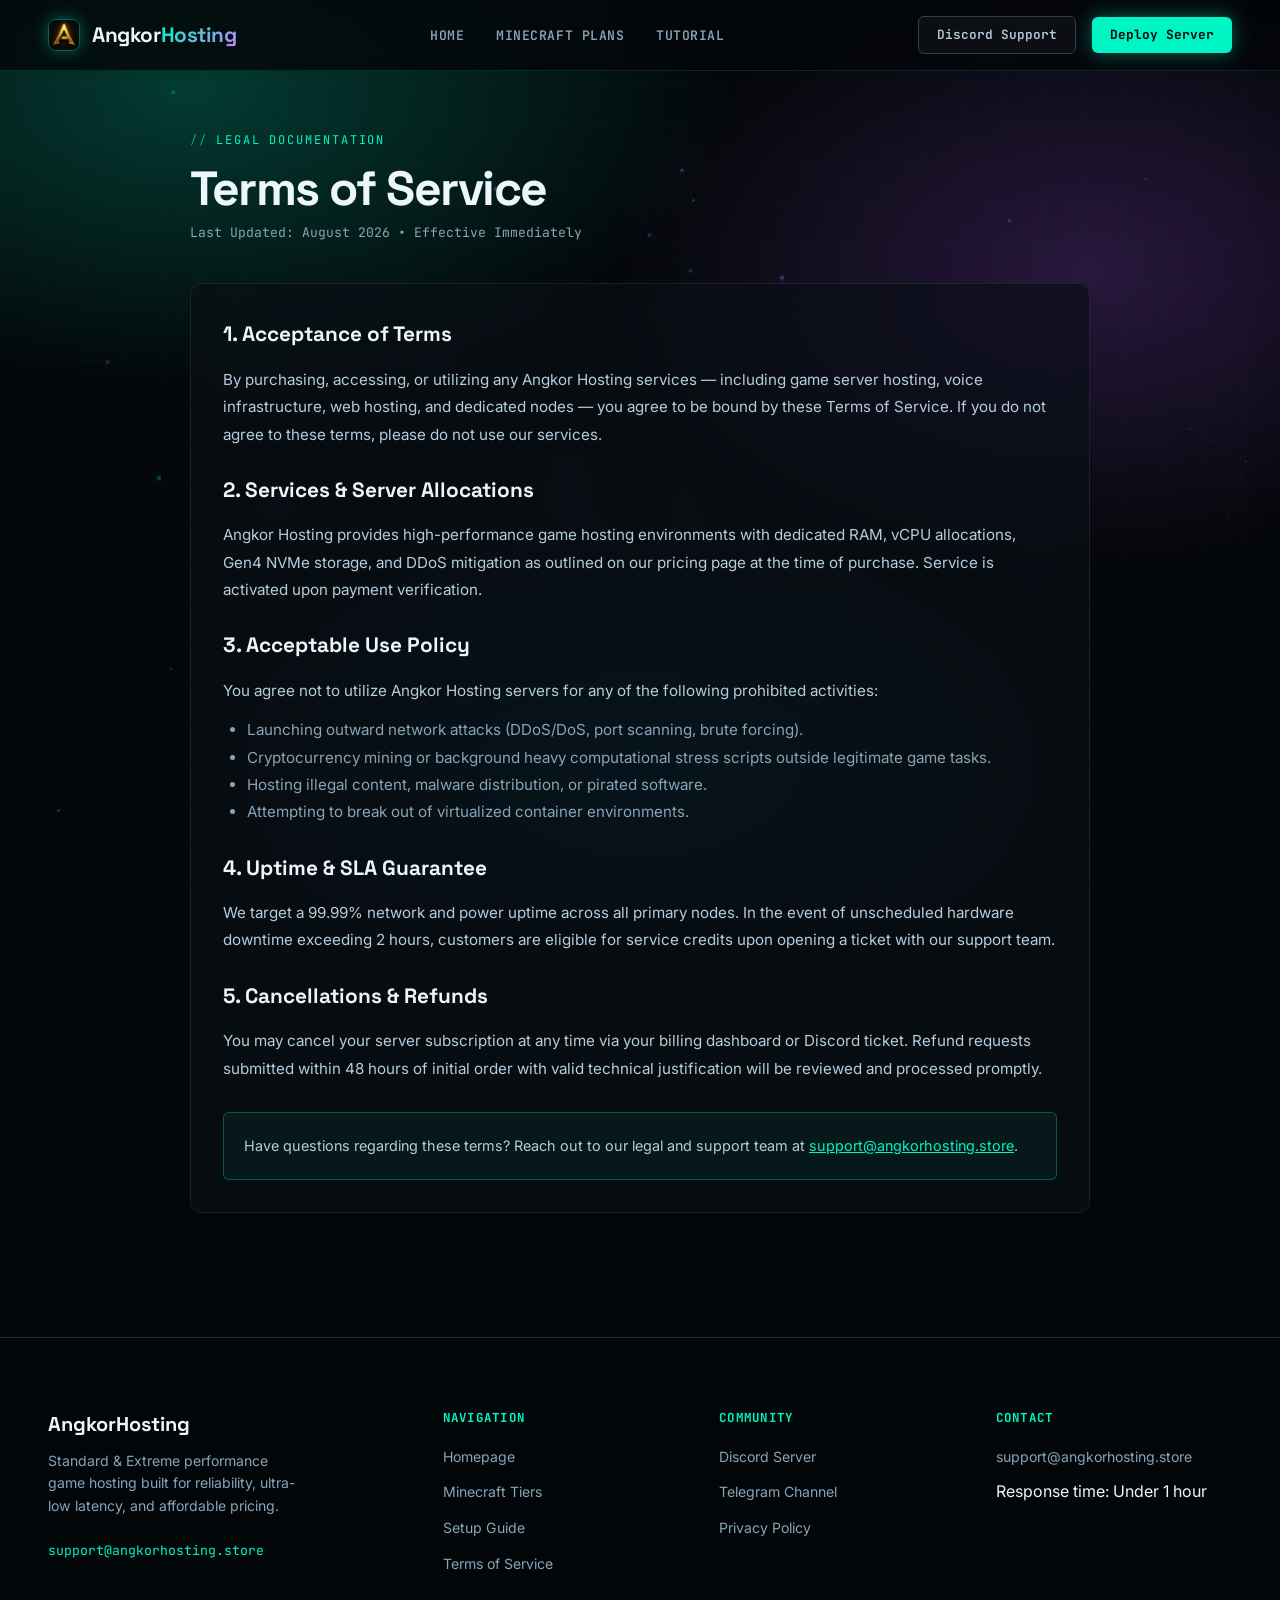
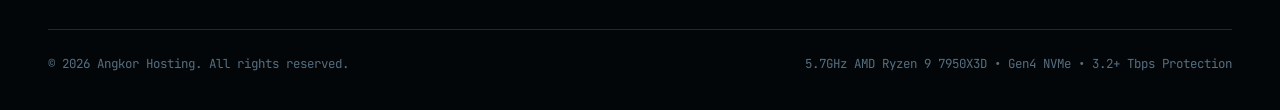
<file: terms/index.html>
<!DOCTYPE html>
<html lang="en">
<head>
    <meta charset="UTF-8">
    <meta name="viewport" content="width=device-width, initial-scale=1.0">
    <title>Terms of Service — Angkor Hosting</title>
    <meta name="description" content="Terms of Service and acceptable use policy for Angkor Hosting customers.">
    <link rel="stylesheet" href="/c2/style.css">
    <link rel="shortcut icon" href="/img/brand.png" type="image/x-icon">
</head>
<body>
    <!-- Ambient Background Layers -->
    <canvas id="particle-canvas"></canvas>
    <div class="bg-ambient-layer"></div>

    <!-- Header Navigation -->
    <header>
        <a href="/" class="brand-logo">
            <img src="/img/brand.png" alt="Angkor Hosting Logo">
            <span>Angkor<span class="brand-accent">Hosting</span></span>
        </a>

        <nav class="link-nav">
            <a href="/" class="nav-link">Home</a>
            <a href="/plan/mc/" class="nav-link">Minecraft Plans</a>
            <a href="/tutorial/" class="nav-link">Tutorial</a>
        </nav>

        <div class="header-actions">
            <a href="https://discord.gg/9vGv3yqg2k" target="_blank" rel="noopener" class="btn-client-portal">
                Discord Support
            </a>
            <a href="/plan/mc/" class="btn-primary-nav">Deploy Server</a>
        </div>

        <button class="mobile-menu-btn" aria-label="Toggle navigation menu">
            <span></span><span></span><span></span>
        </button>
    </header>

    <!-- Mobile Drawer -->
    <div class="mobile-backdrop"></div>
    <div class="mobile-nav-drawer">
        <div class="mobile-drawer-header">
            <span class="brand-logo">Angkor<span class="brand-accent">Hosting</span></span>
            <span class="mobile-drawer-close">&times;</span>
        </div>
        <div class="mobile-drawer-links">
            <a href="/" class="nav-link">Home</a>
            <a href="/plan/mc/" class="nav-link">Minecraft Plans</a>
            <a href="/tutorial/" class="nav-link">Tutorial</a>
        </div>
    </div>

    <!-- Terms Main Wrapper -->
    <main class="legal-page-wrapper">
        <div style="margin-bottom: 40px;">
            <p class="section-label">Legal Documentation</p>
            <h1 class="hero-title" style="font-size: clamp(2.2rem, 4vw, 3rem); margin-bottom: 8px;">
                Terms of Service
            </h1>
            <p style="font-family: var(--font-mono); font-size: 0.82rem; color: var(--stone-400);">
                Last Updated: August 2026 &bull; Effective Immediately
            </p>
        </div>

        <div class="config-card" style="line-height: 1.8; color: var(--stone-300); font-size: 0.95rem;">
            <h2 style="font-family: var(--font-display); color: var(--stone-100); font-size: 1.3rem; margin-bottom: 12px;">1. Acceptance of Terms</h2>
            <p style="margin-bottom: 24px;">
                By purchasing, accessing, or utilizing any Angkor Hosting services — including game server hosting, voice infrastructure, web hosting, and dedicated nodes — you agree to be bound by these Terms of Service. If you do not agree to these terms, please do not use our services.
            </p>

            <h2 style="font-family: var(--font-display); color: var(--stone-100); font-size: 1.3rem; margin-bottom: 12px;">2. Services & Server Allocations</h2>
            <p style="margin-bottom: 24px;">
                Angkor Hosting provides high-performance game hosting environments with dedicated RAM, vCPU allocations, Gen4 NVMe storage, and DDoS mitigation as outlined on our pricing page at the time of purchase. Service is activated upon payment verification.
            </p>

            <h2 style="font-family: var(--font-display); color: var(--stone-100); font-size: 1.3rem; margin-bottom: 12px;">3. Acceptable Use Policy</h2>
            <p style="margin-bottom: 12px;">You agree not to utilize Angkor Hosting servers for any of the following prohibited activities:</p>
            <ul style="margin-left: 24px; margin-bottom: 24px; color: var(--stone-400);">
                <li>Launching outward network attacks (DDoS/DoS, port scanning, brute forcing).</li>
                <li>Cryptocurrency mining or background heavy computational stress scripts outside legitimate game tasks.</li>
                <li>Hosting illegal content, malware distribution, or pirated software.</li>
                <li>Attempting to break out of virtualized container environments.</li>
            </ul>

            <h2 style="font-family: var(--font-display); color: var(--stone-100); font-size: 1.3rem; margin-bottom: 12px;">4. Uptime & SLA Guarantee</h2>
            <p style="margin-bottom: 24px;">
                We target a 99.99% network and power uptime across all primary nodes. In the event of unscheduled hardware downtime exceeding 2 hours, customers are eligible for service credits upon opening a ticket with our support team.
            </p>

            <h2 style="font-family: var(--font-display); color: var(--stone-100); font-size: 1.3rem; margin-bottom: 12px;">5. Cancellations & Refunds</h2>
            <p style="margin-bottom: 24px;">
                You may cancel your server subscription at any time via your billing dashboard or Discord ticket. Refund requests submitted within 48 hours of initial order with valid technical justification will be reviewed and processed promptly.
            </p>

            <div style="padding: 20px; background: rgba(0, 245, 196, 0.05); border: 1px solid rgba(0, 245, 196, 0.3); border-radius: var(--radius-sm); margin-top: 30px;">
                <p style="color: var(--stone-200); font-size: 0.9rem; margin-bottom: 0;">
                    Have questions regarding these terms? Reach out to our legal and support team at <a href="mailto:support@angkorhosting.store" style="color: var(--neon-mint); text-decoration: underline;">support@angkorhosting.store</a>.
                </p>
            </div>
        </div>
    </main>

    <!-- Global Footer -->
    <footer>
        <div class="footer-inner">
            <div class="footer-brand">
                <h4>Angkor<span class="brand-accent">Hosting</span></h4>
                <p>Standard & Extreme performance game hosting built for reliability, ultra-low latency, and affordable pricing.</p>
                <a href="mailto:support@angkorhosting.store" class="footer-email-link">
                    support@angkorhosting.store
                </a>
            </div>

            <div class="footer-col">
                <h5>Navigation</h5>
                <ul>
                    <li><a href="/">Homepage</a></li>
                    <li><a href="/plan/mc/">Minecraft Tiers</a></li>
                    <li><a href="/tutorial/">Setup Guide</a></li>
                    <li><a href="/terms/">Terms of Service</a></li>
                </ul>
            </div>

            <div class="footer-col">
                <h5>Community</h5>
                <ul>
                    <li><a href="https://discord.gg/9vGv3yqg2k" target="_blank" rel="noopener">Discord Server</a></li>
                    <li><a href="https://t.me/angkorhosting" target="_blank" rel="noopener">Telegram Channel</a></li>
                    <li><a href="/privacy/">Privacy Policy</a></li>
                </ul>
            </div>

            <div class="footer-col">
                <h5>Contact</h5>
                <ul>
                    <li><a href="mailto:support@angkorhosting.store">support@angkorhosting.store</a></li>
                    <li>Response time: Under 1 hour</li>
                </ul>
            </div>
        </div>

        <div class="footer-bottom">
            <p>&copy; 2026 Angkor Hosting. All rights reserved.</p>
            <p>5.7GHz AMD Ryzen 9 7950X3D &bull; Gen4 NVMe &bull; 3.2+ Tbps Protection</p>
        </div>
    </footer>

    <!-- Scripts -->
    <script src="/c2/main.js"></script>
</body>
</html>
</file>
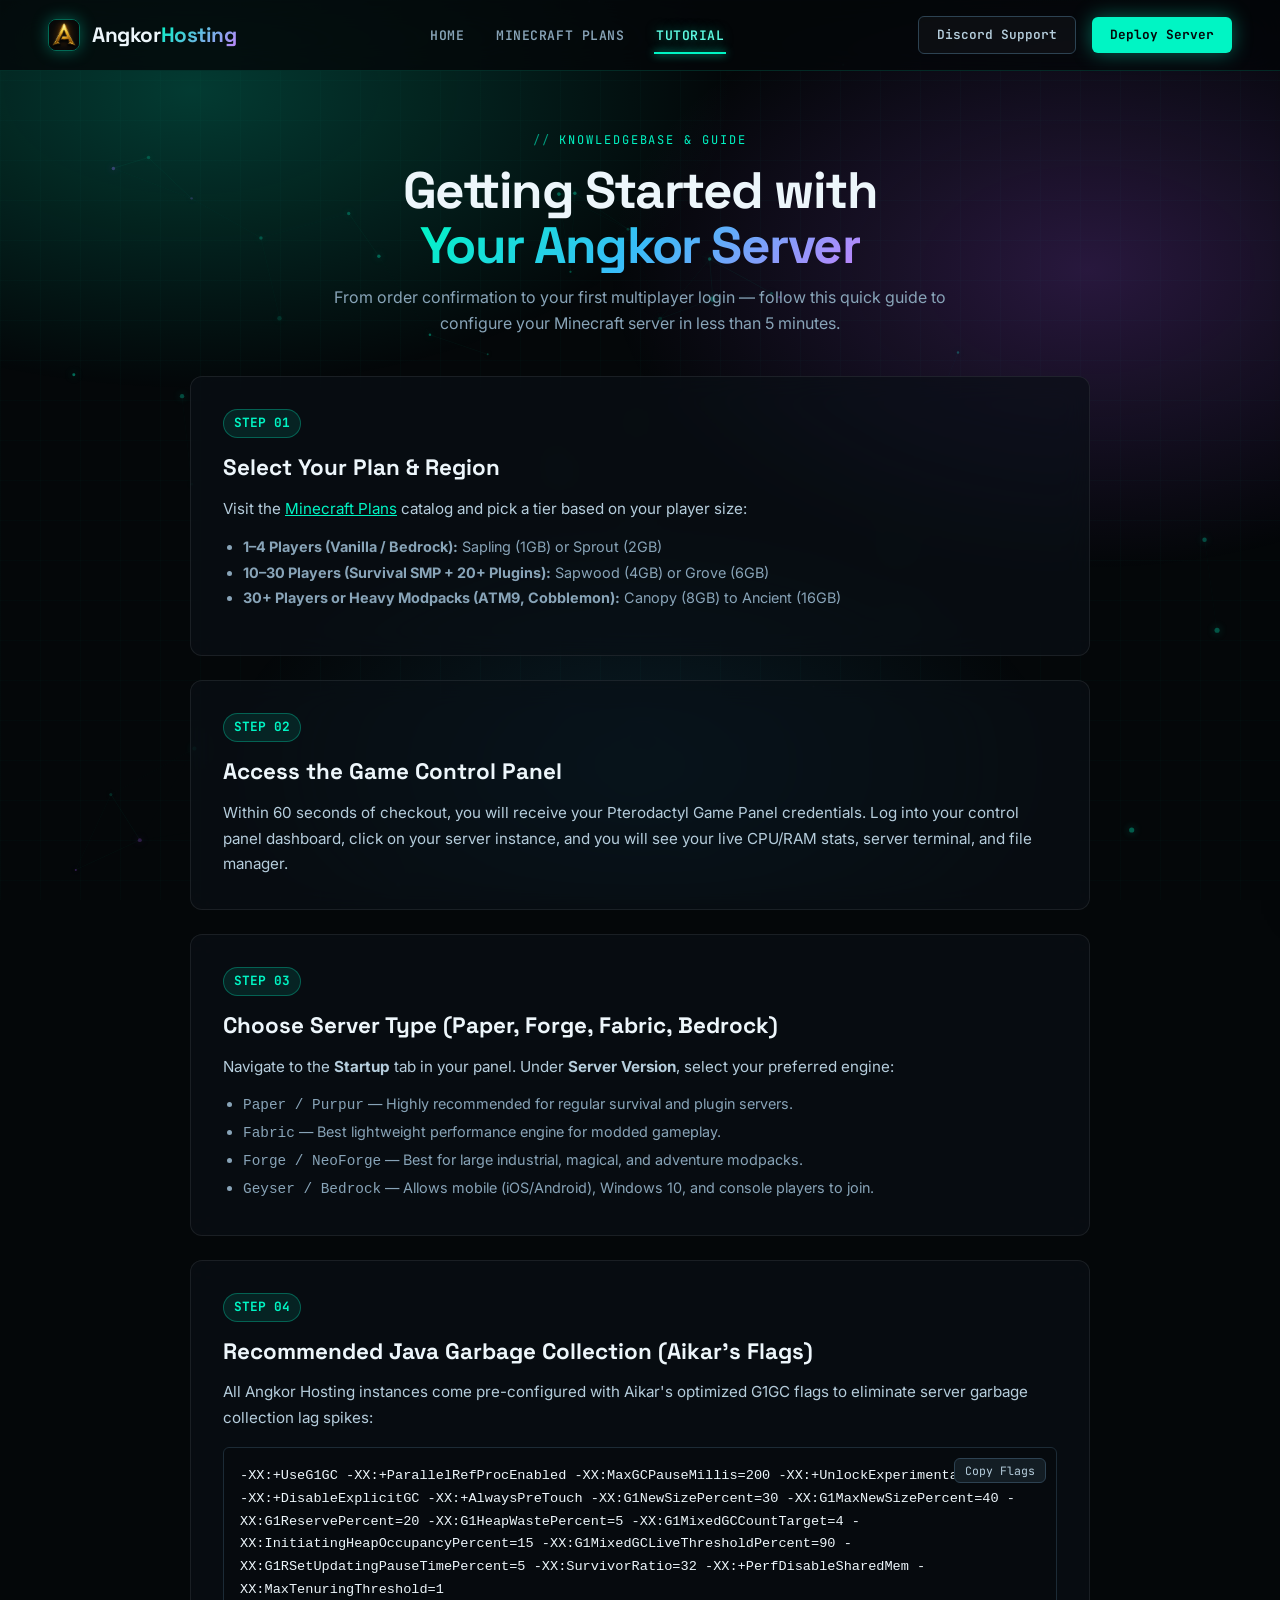
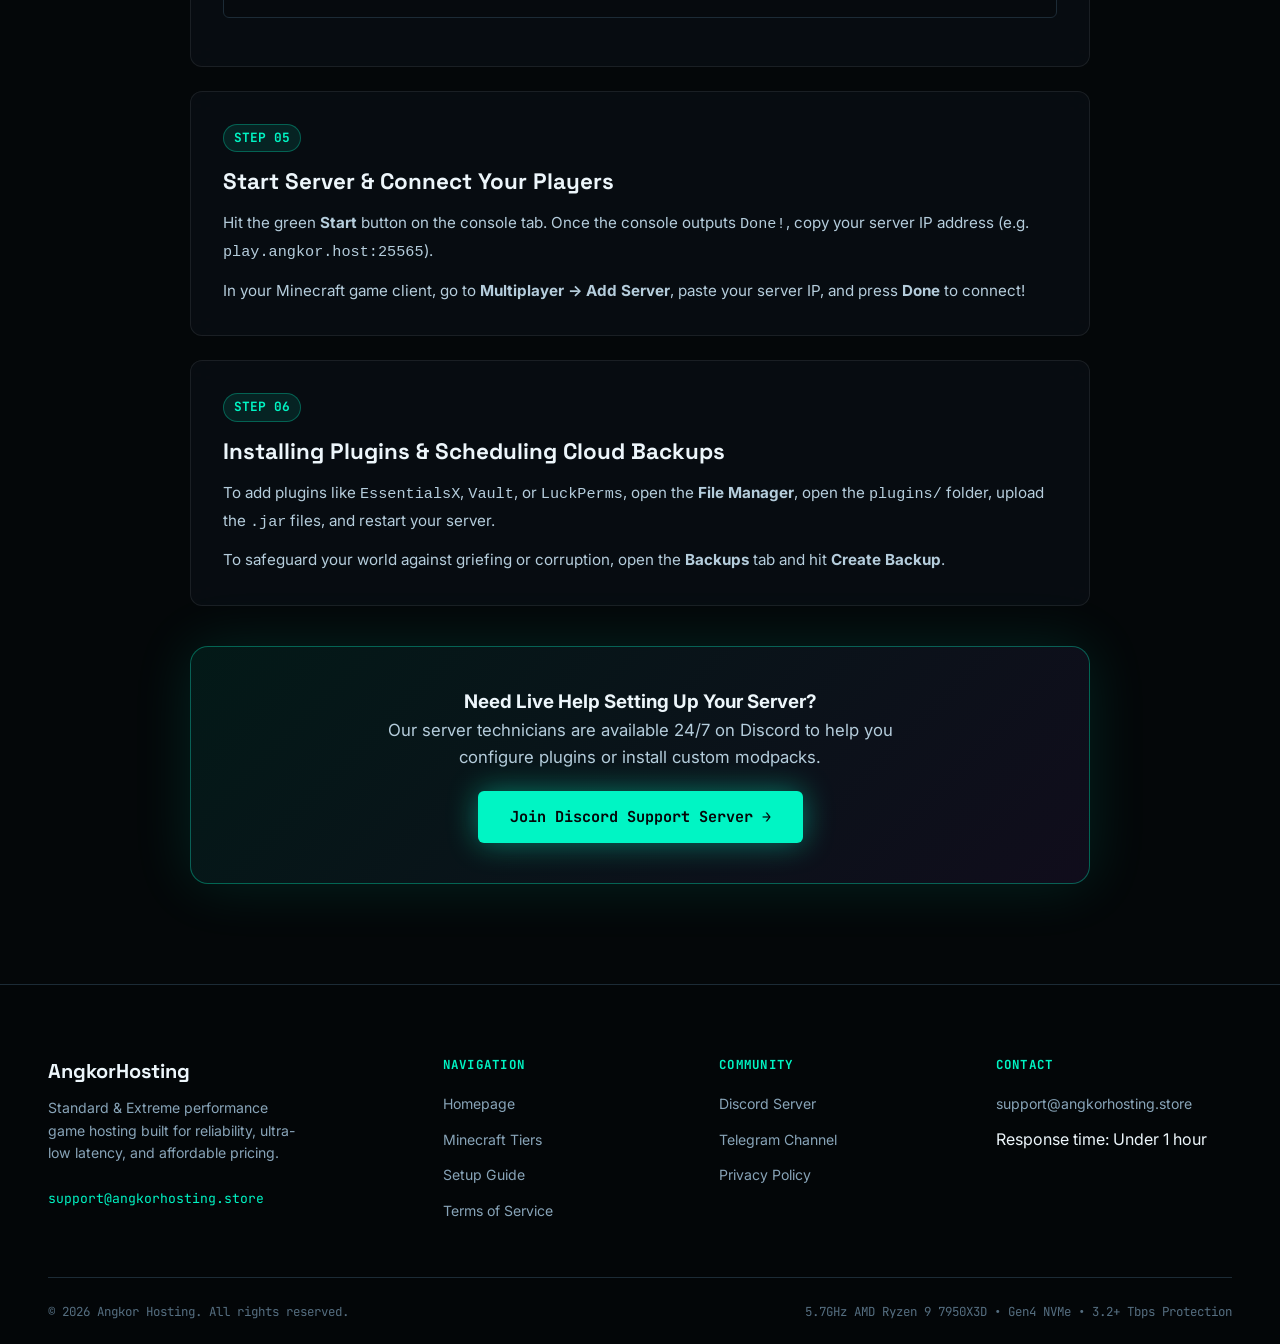
<file: tutorial/index.html>
<!DOCTYPE html>
<html lang="en">
<head>
    <meta charset="UTF-8">
    <meta name="viewport" content="width=device-width, initial-scale=1.0">
    <title>Server Setup Tutorial & Knowledgebase — Angkor Hosting</title>
    <meta name="description" content="Step-by-step guide to setting up and managing your Minecraft server on Angkor Hosting. Includes recommended startup flags and performance optimizations.">
    <link rel="stylesheet" href="/c2/style.css">
    <link rel="shortcut icon" href="/img/brand.png" type="image/x-icon">
</head>
<body>
    <!-- Ambient Background Layers -->
    <canvas id="particle-canvas"></canvas>
    <div class="bg-ambient-layer"></div>

    <!-- Header Navigation -->
    <header>
        <a href="/" class="brand-logo">
            <img src="/img/brand.png" alt="Angkor Hosting Logo">
            <span>Angkor<span class="brand-accent">Hosting</span></span>
        </a>

        <nav class="link-nav">
            <a href="/" class="nav-link">Home</a>
            <a href="/plan/mc/" class="nav-link">Minecraft Plans</a>
            <a href="/tutorial/" class="nav-link active">Tutorial</a>
        </nav>

        <div class="header-actions">
            <a href="https://discord.gg/9vGv3yqg2k" target="_blank" rel="noopener" class="btn-client-portal">
                Discord Support
            </a>
            <a href="/plan/mc/" class="btn-primary-nav">Deploy Server</a>
        </div>

        <button class="mobile-menu-btn" aria-label="Toggle navigation menu">
            <span></span><span></span><span></span>
        </button>
    </header>

    <!-- Mobile Drawer -->
    <div class="mobile-backdrop"></div>
    <div class="mobile-nav-drawer">
        <div class="mobile-drawer-header">
            <span class="brand-logo">Angkor<span class="brand-accent">Hosting</span></span>
            <span class="mobile-drawer-close">&times;</span>
        </div>
        <div class="mobile-drawer-links">
            <a href="/" class="nav-link">Home</a>
            <a href="/plan/mc/" class="nav-link">Minecraft Plans</a>
            <a href="/tutorial/" class="nav-link active">Tutorial</a>
        </div>
    </div>

    <!-- Tutorial Main Wrapper -->
    <main class="tutorial-page-wrapper">
        <div style="margin-bottom: 40px; text-align: center;">
            <p class="section-label" style="justify-content: center;">Knowledgebase & Guide</p>
            <h1 class="hero-title" style="font-size: clamp(2.2rem, 4vw, 3.2rem); margin-bottom: 12px;">
                Getting Started with <br>
                <span class="gradient-text">Your Angkor Server</span>
            </h1>
            <p class="section-desc" style="margin: 0 auto; max-width: 650px;">
                From order confirmation to your first multiplayer login — follow this quick guide to configure your Minecraft server in less than 5 minutes.
            </p>
        </div>

        <!-- Step 1 -->
        <div class="tutorial-step-card">
            <span class="step-badge">STEP 01</span>
            <h2 style="font-family: var(--font-display); font-size: 1.4rem; color: var(--stone-100); margin-bottom: 10px;">
                Select Your Plan & Region
            </h2>
            <p style="color: var(--stone-300); font-size: 0.95rem; line-height: 1.7; margin-bottom: 12px;">
                Visit the <a href="/plan/mc/" style="color: var(--neon-mint); text-decoration: underline;">Minecraft Plans</a> catalog and pick a tier based on your player size:
            </p>
            <ul style="margin-left: 20px; color: var(--stone-400); font-size: 0.9rem; line-height: 1.8; margin-bottom: 12px;">
                <li><strong>1–4 Players (Vanilla / Bedrock):</strong> Sapling (1GB) or Sprout (2GB)</li>
                <li><strong>10–30 Players (Survival SMP + 20+ Plugins):</strong> Sapwood (4GB) or Grove (6GB)</li>
                <li><strong>30+ Players or Heavy Modpacks (ATM9, Cobblemon):</strong> Canopy (8GB) to Ancient (16GB)</li>
            </ul>
        </div>

        <!-- Step 2 -->
        <div class="tutorial-step-card">
            <span class="step-badge">STEP 02</span>
            <h2 style="font-family: var(--font-display); font-size: 1.4rem; color: var(--stone-100); margin-bottom: 10px;">
                Access the Game Control Panel
            </h2>
            <p style="color: var(--stone-300); font-size: 0.95rem; line-height: 1.7;">
                Within 60 seconds of checkout, you will receive your Pterodactyl Game Panel credentials. Log into your control panel dashboard, click on your server instance, and you will see your live CPU/RAM stats, server terminal, and file manager.
            </p>
        </div>

        <!-- Step 3 -->
        <div class="tutorial-step-card">
            <span class="step-badge">STEP 03</span>
            <h2 style="font-family: var(--font-display); font-size: 1.4rem; color: var(--stone-100); margin-bottom: 10px;">
                Choose Server Type (Paper, Forge, Fabric, Bedrock)
            </h2>
            <p style="color: var(--stone-300); font-size: 0.95rem; line-height: 1.7; margin-bottom: 12px;">
                Navigate to the <strong>Startup</strong> tab in your panel. Under <strong>Server Version</strong>, select your preferred engine:
            </p>
            <ul style="margin-left: 20px; color: var(--stone-400); font-size: 0.9rem; line-height: 1.8;">
                <li><code>Paper / Purpur</code> — Highly recommended for regular survival and plugin servers.</li>
                <li><code>Fabric</code> — Best lightweight performance engine for modded gameplay.</li>
                <li><code>Forge / NeoForge</code> — Best for large industrial, magical, and adventure modpacks.</li>
                <li><code>Geyser / Bedrock</code> — Allows mobile (iOS/Android), Windows 10, and console players to join.</li>
            </ul>
        </div>

        <!-- Step 4 -->
        <div class="tutorial-step-card">
            <span class="step-badge">STEP 04</span>
            <h2 style="font-family: var(--font-display); font-size: 1.4rem; color: var(--stone-100); margin-bottom: 10px;">
                Recommended Java Garbage Collection (Aikar's Flags)
            </h2>
            <p style="color: var(--stone-300); font-size: 0.95rem; line-height: 1.7;">
                All Angkor Hosting instances come pre-configured with Aikar's optimized G1GC flags to eliminate server garbage collection lag spikes:
            </p>

            <div class="code-block-wrapper">
                <button class="copy-snippet-btn" data-copy-target="aikar-flags">Copy Flags</button>
                <code id="aikar-flags">-XX:+UseG1GC -XX:+ParallelRefProcEnabled -XX:MaxGCPauseMillis=200 -XX:+UnlockExperimentalVMOptions -XX:+DisableExplicitGC -XX:+AlwaysPreTouch -XX:G1NewSizePercent=30 -XX:G1MaxNewSizePercent=40 -XX:G1ReservePercent=20 -XX:G1HeapWastePercent=5 -XX:G1MixedGCCountTarget=4 -XX:InitiatingHeapOccupancyPercent=15 -XX:G1MixedGCLiveThresholdPercent=90 -XX:G1RSetUpdatingPauseTimePercent=5 -XX:SurvivorRatio=32 -XX:+PerfDisableSharedMem -XX:MaxTenuringThreshold=1</code>
            </div>
        </div>

        <!-- Step 5 -->
        <div class="tutorial-step-card">
            <span class="step-badge">STEP 05</span>
            <h2 style="font-family: var(--font-display); font-size: 1.4rem; color: var(--stone-100); margin-bottom: 10px;">
                Start Server & Connect Your Players
            </h2>
            <p style="color: var(--stone-300); font-size: 0.95rem; line-height: 1.7; margin-bottom: 12px;">
                Hit the green <strong>Start</strong> button on the console tab. Once the console outputs <code>Done!</code>, copy your server IP address (e.g. <code>play.angkor.host:25565</code>).
            </p>
            <p style="color: var(--stone-300); font-size: 0.95rem; line-height: 1.7;">
                In your Minecraft game client, go to <strong>Multiplayer &rarr; Add Server</strong>, paste your server IP, and press <strong>Done</strong> to connect!
            </p>
        </div>

        <!-- Step 6 -->
        <div class="tutorial-step-card">
            <span class="step-badge">STEP 06</span>
            <h2 style="font-family: var(--font-display); font-size: 1.4rem; color: var(--stone-100); margin-bottom: 10px;">
                Installing Plugins & Scheduling Cloud Backups
            </h2>
            <p style="color: var(--stone-300); font-size: 0.95rem; line-height: 1.7; margin-bottom: 12px;">
                To add plugins like <code>EssentialsX</code>, <code>Vault</code>, or <code>LuckPerms</code>, open the <strong>File Manager</strong>, open the <code>plugins/</code> folder, upload the <code>.jar</code> files, and restart your server.
            </p>
            <p style="color: var(--stone-300); font-size: 0.95rem; line-height: 1.7;">
                To safeguard your world against griefing or corruption, open the <strong>Backups</strong> tab and hit <strong>Create Backup</strong>.
            </p>
        </div>

        <!-- Need Help Callout -->
        <div class="ready-cta-card" style="padding: 40px; margin-top: 40px;">
            <h3>Need Live Help Setting Up Your Server?</h3>
            <p style="margin-bottom: 20px;">Our server technicians are available 24/7 on Discord to help you configure plugins or install custom modpacks.</p>
            <a href="https://discord.gg/9vGv3yqg2k" target="_blank" rel="noopener" class="btn-hero-primary" style="display: inline-flex;">
                Join Discord Support Server &rarr;
            </a>
        </div>
    </main>

    <!-- Global Footer -->
    <footer>
        <div class="footer-inner">
            <div class="footer-brand">
                <h4>Angkor<span class="brand-accent">Hosting</span></h4>
                <p>Standard & Extreme performance game hosting built for reliability, ultra-low latency, and affordable pricing.</p>
                <a href="mailto:support@angkorhosting.store" class="footer-email-link">
                    support@angkorhosting.store
                </a>
            </div>

            <div class="footer-col">
                <h5>Navigation</h5>
                <ul>
                    <li><a href="/">Homepage</a></li>
                    <li><a href="/plan/mc/">Minecraft Tiers</a></li>
                    <li><a href="/tutorial/">Setup Guide</a></li>
                    <li><a href="/terms/">Terms of Service</a></li>
                </ul>
            </div>

            <div class="footer-col">
                <h5>Community</h5>
                <ul>
                    <li><a href="https://discord.gg/9vGv3yqg2k" target="_blank" rel="noopener">Discord Server</a></li>
                    <li><a href="https://t.me/angkorhosting" target="_blank" rel="noopener">Telegram Channel</a></li>
                    <li><a href="/privacy/">Privacy Policy</a></li>
                </ul>
            </div>

            <div class="footer-col">
                <h5>Contact</h5>
                <ul>
                    <li><a href="mailto:support@angkorhosting.store">support@angkorhosting.store</a></li>
                    <li>Response time: Under 1 hour</li>
                </ul>
            </div>
        </div>

        <div class="footer-bottom">
            <p>&copy; 2026 Angkor Hosting. All rights reserved.</p>
            <p>5.7GHz AMD Ryzen 9 7950X3D &bull; Gen4 NVMe &bull; 3.2+ Tbps Protection</p>
        </div>
    </footer>

    <!-- Scripts -->
    <script src="/c2/main.js"></script>
</body>
</html>
</file>
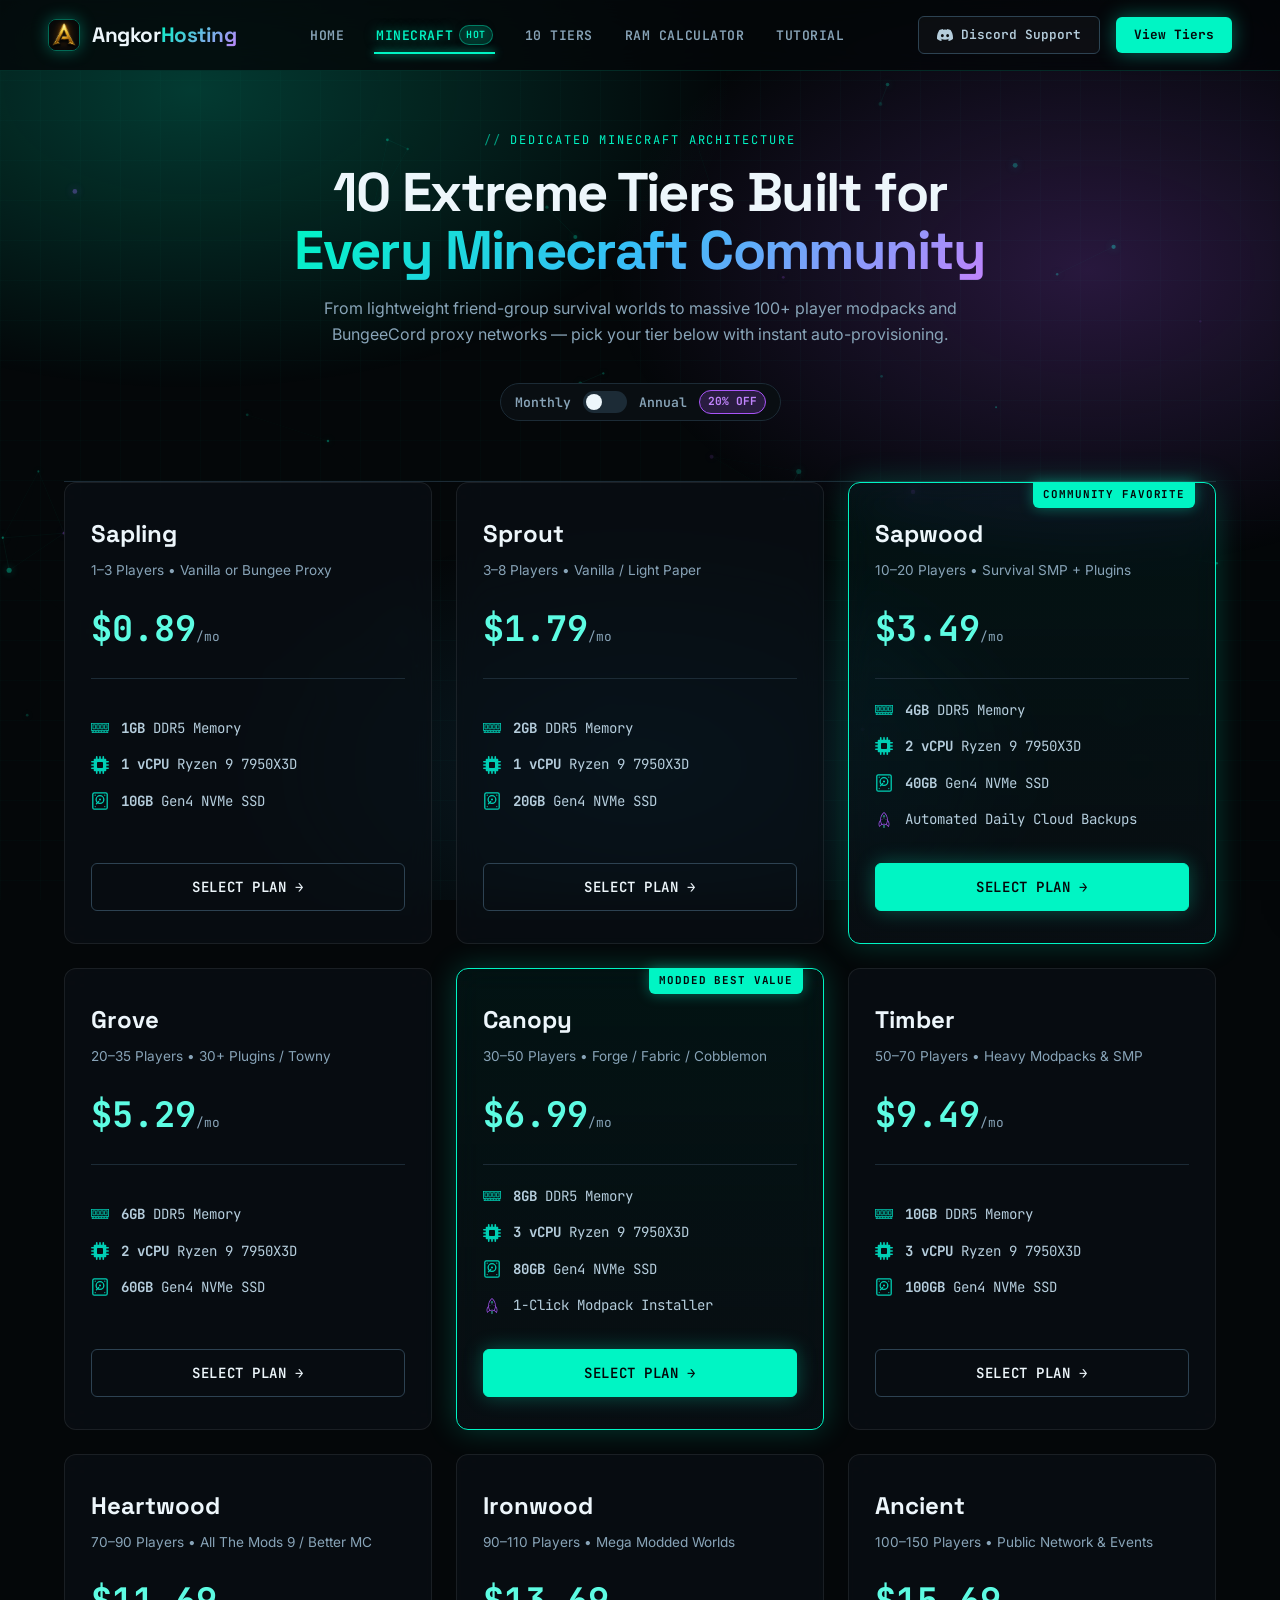
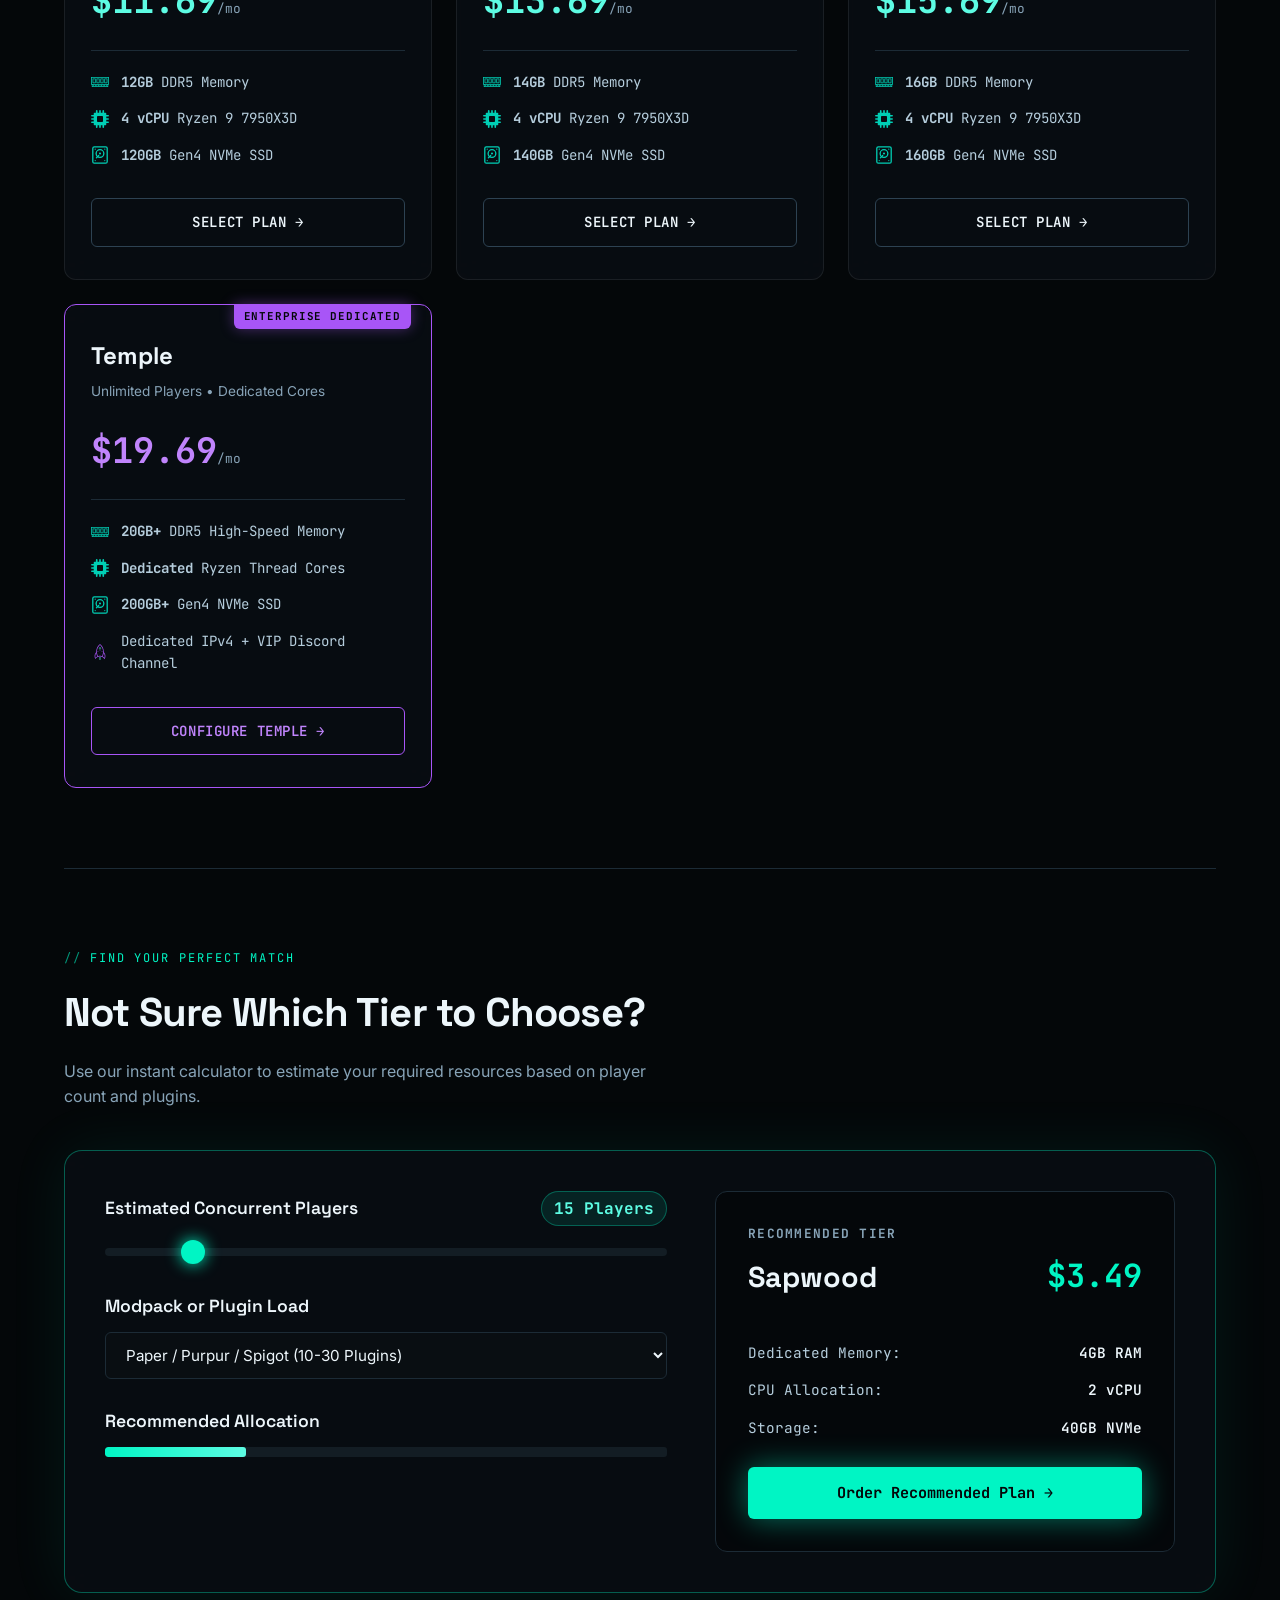
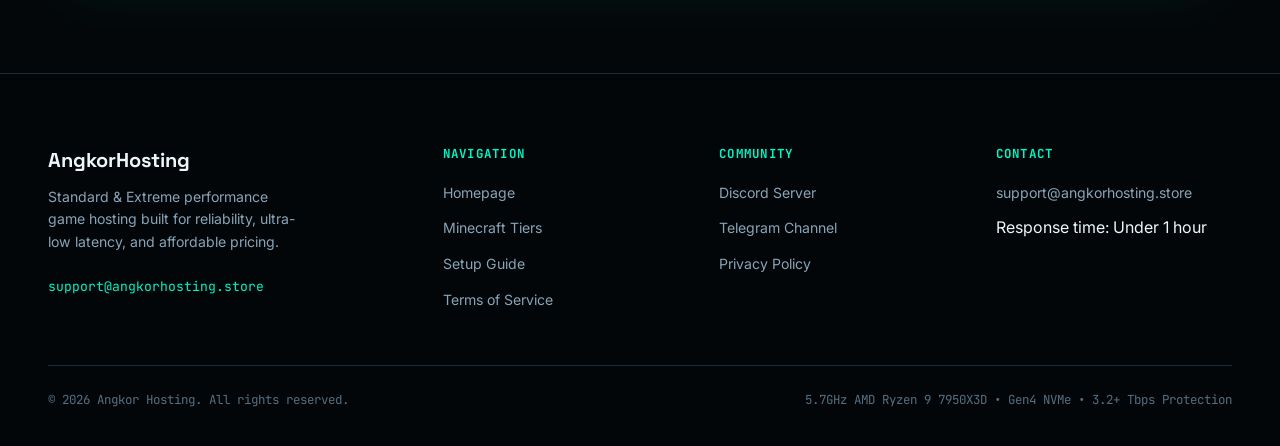
<file: plan/mc/index.html>
<!DOCTYPE html>
<html lang="en">
<head>
    <meta charset="UTF-8">
    <meta name="viewport" content="width=device-width, initial-scale=1.0">
    <title>Minecraft Server Hosting Plans — Angkor Hosting</title>
    <meta name="description" content="Choose from 10 high-performance Minecraft hosting tiers powered by AMD Ryzen 9 7950X3D and NVMe Gen4 SSD. From 1GB to 20GB+ with unmetered DDoS protection.">
    <link rel="stylesheet" href="/c2/style.css">
    <link rel="shortcut icon" href="/img/brand.png" type="image/x-icon">
</head>
<body>
    <!-- Ambient Background Layers -->
    <canvas id="particle-canvas"></canvas>
    <div class="bg-ambient-layer"></div>

    <!-- Header Navigation -->
    <header>
        <a href="/" class="brand-logo">
            <img src="/img/brand.png" alt="Angkor Hosting Logo">
            <span>Angkor<span class="brand-accent">Hosting</span></span>
        </a>

        <nav class="link-nav">
            <a href="/" class="nav-link">Home</a>
            <a href="/plan/mc/" class="nav-link active nav-featured">
                Minecraft <span class="nav-badge">HOT</span>
            </a>
            <a href="#plans" class="nav-link">10 Tiers</a>
            <a href="#calculator" class="nav-link">RAM Calculator</a>
            <a href="/tutorial/" class="nav-link">Tutorial</a>
        </nav>

        <div class="header-actions">
            <a href="https://discord.gg/9vGv3yqg2k" target="_blank" rel="noopener" class="btn-client-portal">
                <svg width="16" height="16" viewBox="0 0 24 24" fill="currentColor"><path d="M20.317 4.37a19.79 19.79 0 0 0-4.885-1.515.074.074 0 0 0-.079.037c-.21.375-.444.864-.608 1.25a18.27 18.27 0 0 0-5.487 0 12.64 12.64 0 0 0-.617-1.25.077.077 0 0 0-.079-.037A19.736 19.736 0 0 0 3.677 4.37a.07.07 0 0 0-.032.027C.533 9.046-.32 13.58.099 18.057a.082.082 0 0 0 .031.056 19.9 19.9 0 0 0 5.993 3.03.078.078 0 0 0 .084-.028c.462-.63.874-1.295 1.226-1.994a.076.076 0 0 0-.041-.106 13.107 13.107 0 0 1-1.872-.892.077.077 0 0 1-.008-.128c.126-.094.252-.192.372-.291a.074.074 0 0 1 .077-.01c3.928 1.793 8.18 1.793 12.061 0a.073.073 0 0 1 .078.01c.12.099.246.197.373.291a.077.077 0 0 1-.006.127 12.3 12.3 0 0 1-1.873.892.076.076 0 0 0-.04.107c.36.698.772 1.362 1.225 1.993a.076.076 0 0 0 .084.028 19.84 19.84 0 0 0 6.002-3.03.077.077 0 0 0 .032-.055c.5-5.177-.838-9.674-3.549-13.66a.06.06 0 0 0-.031-.028zM8.02 15.33c-1.183 0-2.157-1.085-2.157-2.419 0-1.333.955-2.419 2.157-2.419 1.211 0 2.176 1.096 2.157 2.42 0 1.333-.955 2.418-2.157 2.418zm7.975 0c-1.183 0-2.157-1.085-2.157-2.419 0-1.333.955-2.419 2.157-2.419 1.21 0 2.176 1.096 2.157 2.42 0 1.333-.946 2.418-2.157 2.418z"/></svg>
                Discord Support
            </a>
            <a href="#plans" class="btn-primary-nav">View Tiers</a>
        </div>

        <button class="mobile-menu-btn" aria-label="Toggle navigation menu">
            <span></span><span></span><span></span>
        </button>
    </header>

    <!-- Mobile Drawer -->
    <div class="mobile-backdrop"></div>
    <div class="mobile-nav-drawer">
        <div class="mobile-drawer-header">
            <span class="brand-logo">Angkor<span class="brand-accent">Hosting</span></span>
            <span class="mobile-drawer-close">&times;</span>
        </div>
        <div class="mobile-drawer-links">
            <a href="/" class="nav-link">Home</a>
            <a href="/plan/mc/" class="nav-link active">Minecraft Plans</a>
            <a href="#plans" class="nav-link">All 10 Tiers</a>
            <a href="#calculator" class="nav-link">RAM Calculator</a>
            <a href="/tutorial/" class="nav-link">Tutorial</a>
        </div>
    </div>

    <!-- Main Content -->
    <main>
        <!-- Page Hero -->
        <section style="padding: 60px 0 40px; text-align: center;">
            <p class="section-label" style="justify-content: center;">Dedicated Minecraft Architecture</p>
            <h1 class="hero-title" style="font-size: clamp(2.2rem, 4.5vw, 3.4rem); margin-bottom: 16px;">
                10 Extreme Tiers Built for <br>
                <span class="gradient-text">Every Minecraft Community</span>
            </h1>
            <p class="section-desc" style="margin: 0 auto 36px; max-width: 680px;">
                From lightweight friend-group survival worlds to massive 100+ player modpacks and BungeeCord proxy networks — pick your tier below with instant auto-provisioning.
            </p>

            <!-- Monthly / Annual Toggle -->
            <div style="display: inline-flex; margin-bottom: 20px;">
                <div class="billing-toggle-container">
                    <span class="billing-toggle-label">Monthly</span>
                    <label class="billing-switch">
                        <input type="checkbox" class="billing-toggle-input">
                        <span class="billing-slider"></span>
                    </label>
                    <span class="billing-toggle-label">Annual</span>
                    <span class="discount-tag">20% OFF</span>
                </div>
            </div>
        </section>

        <!-- Plans Grid (All 10 Tiers) -->
        <section class="pricing-section" id="plans" style="padding-top: 0;">
            <div class="plan-grid">
                <!-- 1. Sapling (1GB) -->
                <div class="plan-card">
                    <div class="plan-card-header">
                        <h3>Sapling</h3>
                        <p class="plan-card-desc">1–3 Players &bull; Vanilla or Bungee Proxy</p>
                        <div class="plan-card-price">
                            <span class="price-val" data-monthly="0.89">$0.89</span><span class="period billing-period-text">/mo</span>
                        </div>
                    </div>
                    <ul class="plan-features-list">
                        <li class="plan-feature-item">
                            <img src="/svg/ram.svg" alt="RAM">
                            <span><strong>1GB</strong> DDR5 Memory</span>
                        </li>
                        <li class="plan-feature-item">
                            <img src="/svg/cpu.svg" alt="CPU">
                            <span><strong>1 vCPU</strong> Ryzen 9 7950X3D</span>
                        </li>
                        <li class="plan-feature-item">
                            <img src="/svg/storage.svg" alt="Disk">
                            <span><strong>10GB</strong> Gen4 NVMe SSD</span>
                        </li>
                    </ul>
                    <a href="/checkout/?plan=Sapling&price=0.89&ram=1GB&cpu=1vCPU&disk=10GB" class="plan-buy-btn">
                        Select Plan &rarr;
                    </a>
                </div>

                <!-- 2. Sprout (2GB) -->
                <div class="plan-card">
                    <div class="plan-card-header">
                        <h3>Sprout</h3>
                        <p class="plan-card-desc">3–8 Players &bull; Vanilla / Light Paper</p>
                        <div class="plan-card-price">
                            <span class="price-val" data-monthly="1.79">$1.79</span><span class="period billing-period-text">/mo</span>
                        </div>
                    </div>
                    <ul class="plan-features-list">
                        <li class="plan-feature-item">
                            <img src="/svg/ram.svg" alt="RAM">
                            <span><strong>2GB</strong> DDR5 Memory</span>
                        </li>
                        <li class="plan-feature-item">
                            <img src="/svg/cpu.svg" alt="CPU">
                            <span><strong>1 vCPU</strong> Ryzen 9 7950X3D</span>
                        </li>
                        <li class="plan-feature-item">
                            <img src="/svg/storage.svg" alt="Disk">
                            <span><strong>20GB</strong> Gen4 NVMe SSD</span>
                        </li>
                    </ul>
                    <a href="/checkout/?plan=Sprout&price=1.79&ram=2GB&cpu=1vCPU&disk=20GB" class="plan-buy-btn">
                        Select Plan &rarr;
                    </a>
                </div>

                <!-- 3. Sapwood (4GB - Popular) -->
                <div class="plan-card featured">
                    <span class="plan-badge badge-popular">COMMUNITY FAVORITE</span>
                    <div class="plan-card-header">
                        <h3>Sapwood</h3>
                        <p class="plan-card-desc">10–20 Players &bull; Survival SMP + Plugins</p>
                        <div class="plan-card-price">
                            <span class="price-val" data-monthly="3.49">$3.49</span><span class="period billing-period-text">/mo</span>
                        </div>
                    </div>
                    <ul class="plan-features-list">
                        <li class="plan-feature-item">
                            <img src="/svg/ram.svg" alt="RAM">
                            <span><strong>4GB</strong> DDR5 Memory</span>
                        </li>
                        <li class="plan-feature-item">
                            <img src="/svg/cpu.svg" alt="CPU">
                            <span><strong>2 vCPU</strong> Ryzen 9 7950X3D</span>
                        </li>
                        <li class="plan-feature-item">
                            <img src="/svg/storage.svg" alt="Disk">
                            <span><strong>40GB</strong> Gen4 NVMe SSD</span>
                        </li>
                        <li class="plan-feature-item">
                            <img src="/svg/support.svg" alt="Support">
                            <span>Automated Daily Cloud Backups</span>
                        </li>
                    </ul>
                    <a href="/checkout/?plan=Sapwood&price=3.49&ram=4GB&cpu=2vCPU&disk=40GB" class="plan-buy-btn">
                        Select Plan &rarr;
                    </a>
                </div>

                <!-- 4. Grove (6GB) -->
                <div class="plan-card">
                    <div class="plan-card-header">
                        <h3>Grove</h3>
                        <p class="plan-card-desc">20–35 Players &bull; 30+ Plugins / Towny</p>
                        <div class="plan-card-price">
                            <span class="price-val" data-monthly="5.29">$5.29</span><span class="period billing-period-text">/mo</span>
                        </div>
                    </div>
                    <ul class="plan-features-list">
                        <li class="plan-feature-item">
                            <img src="/svg/ram.svg" alt="RAM">
                            <span><strong>6GB</strong> DDR5 Memory</span>
                        </li>
                        <li class="plan-feature-item">
                            <img src="/svg/cpu.svg" alt="CPU">
                            <span><strong>2 vCPU</strong> Ryzen 9 7950X3D</span>
                        </li>
                        <li class="plan-feature-item">
                            <img src="/svg/storage.svg" alt="Disk">
                            <span><strong>60GB</strong> Gen4 NVMe SSD</span>
                        </li>
                    </ul>
                    <a href="/checkout/?plan=Grove&price=5.29&ram=6GB&cpu=2vCPU&disk=60GB" class="plan-buy-btn">
                        Select Plan &rarr;
                    </a>
                </div>

                <!-- 5. Canopy (8GB - High Performance) -->
                <div class="plan-card featured">
                    <span class="plan-badge badge-popular">MODDED BEST VALUE</span>
                    <div class="plan-card-header">
                        <h3>Canopy</h3>
                        <p class="plan-card-desc">30–50 Players &bull; Forge / Fabric / Cobblemon</p>
                        <div class="plan-card-price">
                            <span class="price-val" data-monthly="6.99">$6.99</span><span class="period billing-period-text">/mo</span>
                        </div>
                    </div>
                    <ul class="plan-features-list">
                        <li class="plan-feature-item">
                            <img src="/svg/ram.svg" alt="RAM">
                            <span><strong>8GB</strong> DDR5 Memory</span>
                        </li>
                        <li class="plan-feature-item">
                            <img src="/svg/cpu.svg" alt="CPU">
                            <span><strong>3 vCPU</strong> Ryzen 9 7950X3D</span>
                        </li>
                        <li class="plan-feature-item">
                            <img src="/svg/storage.svg" alt="Disk">
                            <span><strong>80GB</strong> Gen4 NVMe SSD</span>
                        </li>
                        <li class="plan-feature-item">
                            <img src="/svg/support.svg" alt="Support">
                            <span>1-Click Modpack Installer</span>
                        </li>
                    </ul>
                    <a href="/checkout/?plan=Canopy&price=6.99&ram=8GB&cpu=3vCPU&disk=80GB" class="plan-buy-btn">
                        Select Plan &rarr;
                    </a>
                </div>

                <!-- 6. Timber (10GB) -->
                <div class="plan-card">
                    <div class="plan-card-header">
                        <h3>Timber</h3>
                        <p class="plan-card-desc">50–70 Players &bull; Heavy Modpacks & SMP</p>
                        <div class="plan-card-price">
                            <span class="price-val" data-monthly="9.49">$9.49</span><span class="period billing-period-text">/mo</span>
                        </div>
                    </div>
                    <ul class="plan-features-list">
                        <li class="plan-feature-item">
                            <img src="/svg/ram.svg" alt="RAM">
                            <span><strong>10GB</strong> DDR5 Memory</span>
                        </li>
                        <li class="plan-feature-item">
                            <img src="/svg/cpu.svg" alt="CPU">
                            <span><strong>3 vCPU</strong> Ryzen 9 7950X3D</span>
                        </li>
                        <li class="plan-feature-item">
                            <img src="/svg/storage.svg" alt="Disk">
                            <span><strong>100GB</strong> Gen4 NVMe SSD</span>
                        </li>
                    </ul>
                    <a href="/checkout/?plan=Timber&price=9.49&ram=10GB&cpu=3vCPU&disk=100GB" class="plan-buy-btn">
                        Select Plan &rarr;
                    </a>
                </div>

                <!-- 7. Heartwood (12GB) -->
                <div class="plan-card">
                    <div class="plan-card-header">
                        <h3>Heartwood</h3>
                        <p class="plan-card-desc">70–90 Players &bull; All The Mods 9 / Better MC</p>
                        <div class="plan-card-price">
                            <span class="price-val" data-monthly="11.69">$11.69</span><span class="period billing-period-text">/mo</span>
                        </div>
                    </div>
                    <ul class="plan-features-list">
                        <li class="plan-feature-item">
                            <img src="/svg/ram.svg" alt="RAM">
                            <span><strong>12GB</strong> DDR5 Memory</span>
                        </li>
                        <li class="plan-feature-item">
                            <img src="/svg/cpu.svg" alt="CPU">
                            <span><strong>4 vCPU</strong> Ryzen 9 7950X3D</span>
                        </li>
                        <li class="plan-feature-item">
                            <img src="/svg/storage.svg" alt="Disk">
                            <span><strong>120GB</strong> Gen4 NVMe SSD</span>
                        </li>
                    </ul>
                    <a href="/checkout/?plan=Heartwood&price=11.69&ram=12GB&cpu=4vCPU&disk=120GB" class="plan-buy-btn">
                        Select Plan &rarr;
                    </a>
                </div>

                <!-- 8. Ironwood (14GB) -->
                <div class="plan-card">
                    <div class="plan-card-header">
                        <h3>Ironwood</h3>
                        <p class="plan-card-desc">90–110 Players &bull; Mega Modded Worlds</p>
                        <div class="plan-card-price">
                            <span class="price-val" data-monthly="13.69">$13.69</span><span class="period billing-period-text">/mo</span>
                        </div>
                    </div>
                    <ul class="plan-features-list">
                        <li class="plan-feature-item">
                            <img src="/svg/ram.svg" alt="RAM">
                            <span><strong>14GB</strong> DDR5 Memory</span>
                        </li>
                        <li class="plan-feature-item">
                            <img src="/svg/cpu.svg" alt="CPU">
                            <span><strong>4 vCPU</strong> Ryzen 9 7950X3D</span>
                        </li>
                        <li class="plan-feature-item">
                            <img src="/svg/storage.svg" alt="Disk">
                            <span><strong>140GB</strong> Gen4 NVMe SSD</span>
                        </li>
                    </ul>
                    <a href="/checkout/?plan=Ironwood&price=13.69&ram=14GB&cpu=4vCPU&disk=140GB" class="plan-buy-btn">
                        Select Plan &rarr;
                    </a>
                </div>

                <!-- 9. Ancient (16GB) -->
                <div class="plan-card">
                    <div class="plan-card-header">
                        <h3>Ancient</h3>
                        <p class="plan-card-desc">100–150 Players &bull; Public Network & Events</p>
                        <div class="plan-card-price">
                            <span class="price-val" data-monthly="15.69">$15.69</span><span class="period billing-period-text">/mo</span>
                        </div>
                    </div>
                    <ul class="plan-features-list">
                        <li class="plan-feature-item">
                            <img src="/svg/ram.svg" alt="RAM">
                            <span><strong>16GB</strong> DDR5 Memory</span>
                        </li>
                        <li class="plan-feature-item">
                            <img src="/svg/cpu.svg" alt="CPU">
                            <span><strong>4 vCPU</strong> Ryzen 9 7950X3D</span>
                        </li>
                        <li class="plan-feature-item">
                            <img src="/svg/storage.svg" alt="Disk">
                            <span><strong>160GB</strong> Gen4 NVMe SSD</span>
                        </li>
                    </ul>
                    <a href="/checkout/?plan=Ancient&price=15.69&ram=16GB&cpu=4vCPU&disk=160GB" class="plan-buy-btn">
                        Select Plan &rarr;
                    </a>
                </div>

                <!-- 10. Temple (20GB+ Dedicated) -->
                <div class="plan-card" style="border-color: var(--neon-purple);">
                    <span class="plan-badge badge-custom">ENTERPRISE DEDICATED</span>
                    <div class="plan-card-header">
                        <h3>Temple</h3>
                        <p class="plan-card-desc">Unlimited Players &bull; Dedicated Cores</p>
                        <div class="plan-card-price" style="color: var(--neon-purple-bright);">
                            <span class="price-val" data-monthly="19.69">$19.69</span><span class="period billing-period-text">/mo</span>
                        </div>
                    </div>
                    <ul class="plan-features-list">
                        <li class="plan-feature-item">
                            <img src="/svg/ram.svg" alt="RAM">
                            <span><strong>20GB+</strong> DDR5 High-Speed Memory</span>
                        </li>
                        <li class="plan-feature-item">
                            <img src="/svg/cpu.svg" alt="CPU">
                            <span><strong>Dedicated</strong> Ryzen Thread Cores</span>
                        </li>
                        <li class="plan-feature-item">
                            <img src="/svg/storage.svg" alt="Disk">
                            <span><strong>200GB+</strong> Gen4 NVMe SSD</span>
                        </li>
                        <li class="plan-feature-item">
                            <img src="/svg/support.svg" alt="Support">
                            <span>Dedicated IPv4 + VIP Discord Channel</span>
                        </li>
                    </ul>
                    <a href="/checkout/?plan=Temple&price=19.69&ram=20GB%2B&cpu=Dedicated&disk=200GB%2B" class="plan-buy-btn" style="border-color: var(--neon-purple); color: var(--neon-purple-bright);">
                        Configure Temple &rarr;
                    </a>
                </div>
            </div>
        </section>

        <!-- Interactive RAM Calculator -->
        <section class="calculator-section" id="calculator">
            <p class="section-label">Find Your Perfect Match</p>
            <h2 class="section-heading">Not Sure Which Tier to Choose?</h2>
            <p class="section-desc">Use our instant calculator to estimate your required resources based on player count and plugins.</p>

            <div class="calculator-card">
                <div class="calc-control-group">
                    <div>
                        <div class="calc-slider-header">
                            <label for="calc-players">Estimated Concurrent Players</label>
                            <span class="calc-slider-val" id="calc-player-val">15 Players</span>
                        </div>
                        <input type="range" id="calc-players" class="calc-range-slider" min="1" max="100" value="15">
                    </div>

                    <div>
                        <div class="calc-slider-header">
                            <label for="calc-server-type">Modpack or Plugin Load</label>
                        </div>
                        <select id="calc-server-type" class="calc-select-input">
                            <option value="0.8">Vanilla / Bedrock Geyser</option>
                            <option value="1.0" selected>Paper / Purpur / Spigot (10-30 Plugins)</option>
                            <option value="1.6">Heavy Plugins / SMP Network (50+ Plugins)</option>
                            <option value="2.2">Modded Forge / Fabric (ATM9, Cobblemon)</option>
                        </select>
                    </div>

                    <div>
                        <div class="calc-slider-header">
                            <label>Recommended Allocation</label>
                        </div>
                        <div class="spec-meter-bar" style="height: 10px;">
                            <div id="calc-ram-meter-fill" class="spec-meter-fill fill-mint" style="width: 25%;"></div>
                        </div>
                    </div>
                </div>

                <div class="calc-result-box">
                    <div class="calc-res-header">
                        <h4>Recommended Tier</h4>
                        <div class="calc-res-plan-title">
                            <span id="calc-res-plan">Sapwood</span>
                            <span class="calc-res-price" id="calc-res-price">$3.49<span>/mo</span></span>
                        </div>
                    </div>

                    <div class="calc-specs-list">
                        <div class="calc-spec-item">
                            <span>Dedicated Memory:</span>
                            <span class="spec-val" id="calc-res-ram">4GB RAM</span>
                        </div>
                        <div class="calc-spec-item">
                            <span>CPU Allocation:</span>
                            <span class="spec-val" id="calc-res-cpu">2 vCPU (Ryzen 9)</span>
                        </div>
                        <div class="calc-spec-item">
                            <span>Storage:</span>
                            <span class="spec-val" id="calc-res-disk">40GB NVMe</span>
                        </div>
                    </div>

                    <a href="/checkout/?plan=Sapwood&price=3.49&ram=4GB&cpu=2vCPU&disk=40GB" id="calc-res-btn" class="btn-hero-primary" style="justify-content: center; width: 100%;">
                        Order Recommended Plan &rarr;
                    </a>
                </div>
            </div>
        </section>
    </main>

    <!-- Global Footer -->
    <footer>
        <div class="footer-inner">
            <div class="footer-brand">
                <h4>Angkor<span class="brand-accent">Hosting</span></h4>
                <p>Standard & Extreme performance game hosting built for reliability, ultra-low latency, and affordable pricing.</p>
                <a href="mailto:support@angkorhosting.store" class="footer-email-link">
                    support@angkorhosting.store
                </a>
            </div>

            <div class="footer-col">
                <h5>Navigation</h5>
                <ul>
                    <li><a href="/">Homepage</a></li>
                    <li><a href="/plan/mc/">Minecraft Tiers</a></li>
                    <li><a href="/tutorial/">Setup Guide</a></li>
                    <li><a href="/terms/">Terms of Service</a></li>
                </ul>
            </div>

            <div class="footer-col">
                <h5>Community</h5>
                <ul>
                    <li><a href="https://discord.gg/9vGv3yqg2k" target="_blank" rel="noopener">Discord Server</a></li>
                    <li><a href="https://t.me/angkorhosting" target="_blank" rel="noopener">Telegram Channel</a></li>
                    <li><a href="/privacy/">Privacy Policy</a></li>
                </ul>
            </div>

            <div class="footer-col">
                <h5>Contact</h5>
                <ul>
                    <li><a href="mailto:support@angkorhosting.store">support@angkorhosting.store</a></li>
                    <li>Response time: Under 1 hour</li>
                </ul>
            </div>
        </div>

        <div class="footer-bottom">
            <p>&copy; 2026 Angkor Hosting. All rights reserved.</p>
            <p>5.7GHz AMD Ryzen 9 7950X3D &bull; Gen4 NVMe &bull; 3.2+ Tbps Protection</p>
        </div>
    </footer>

    <!-- Scripts -->
    <script src="/c2/main.js"></script>
</body>
</html>
</file>
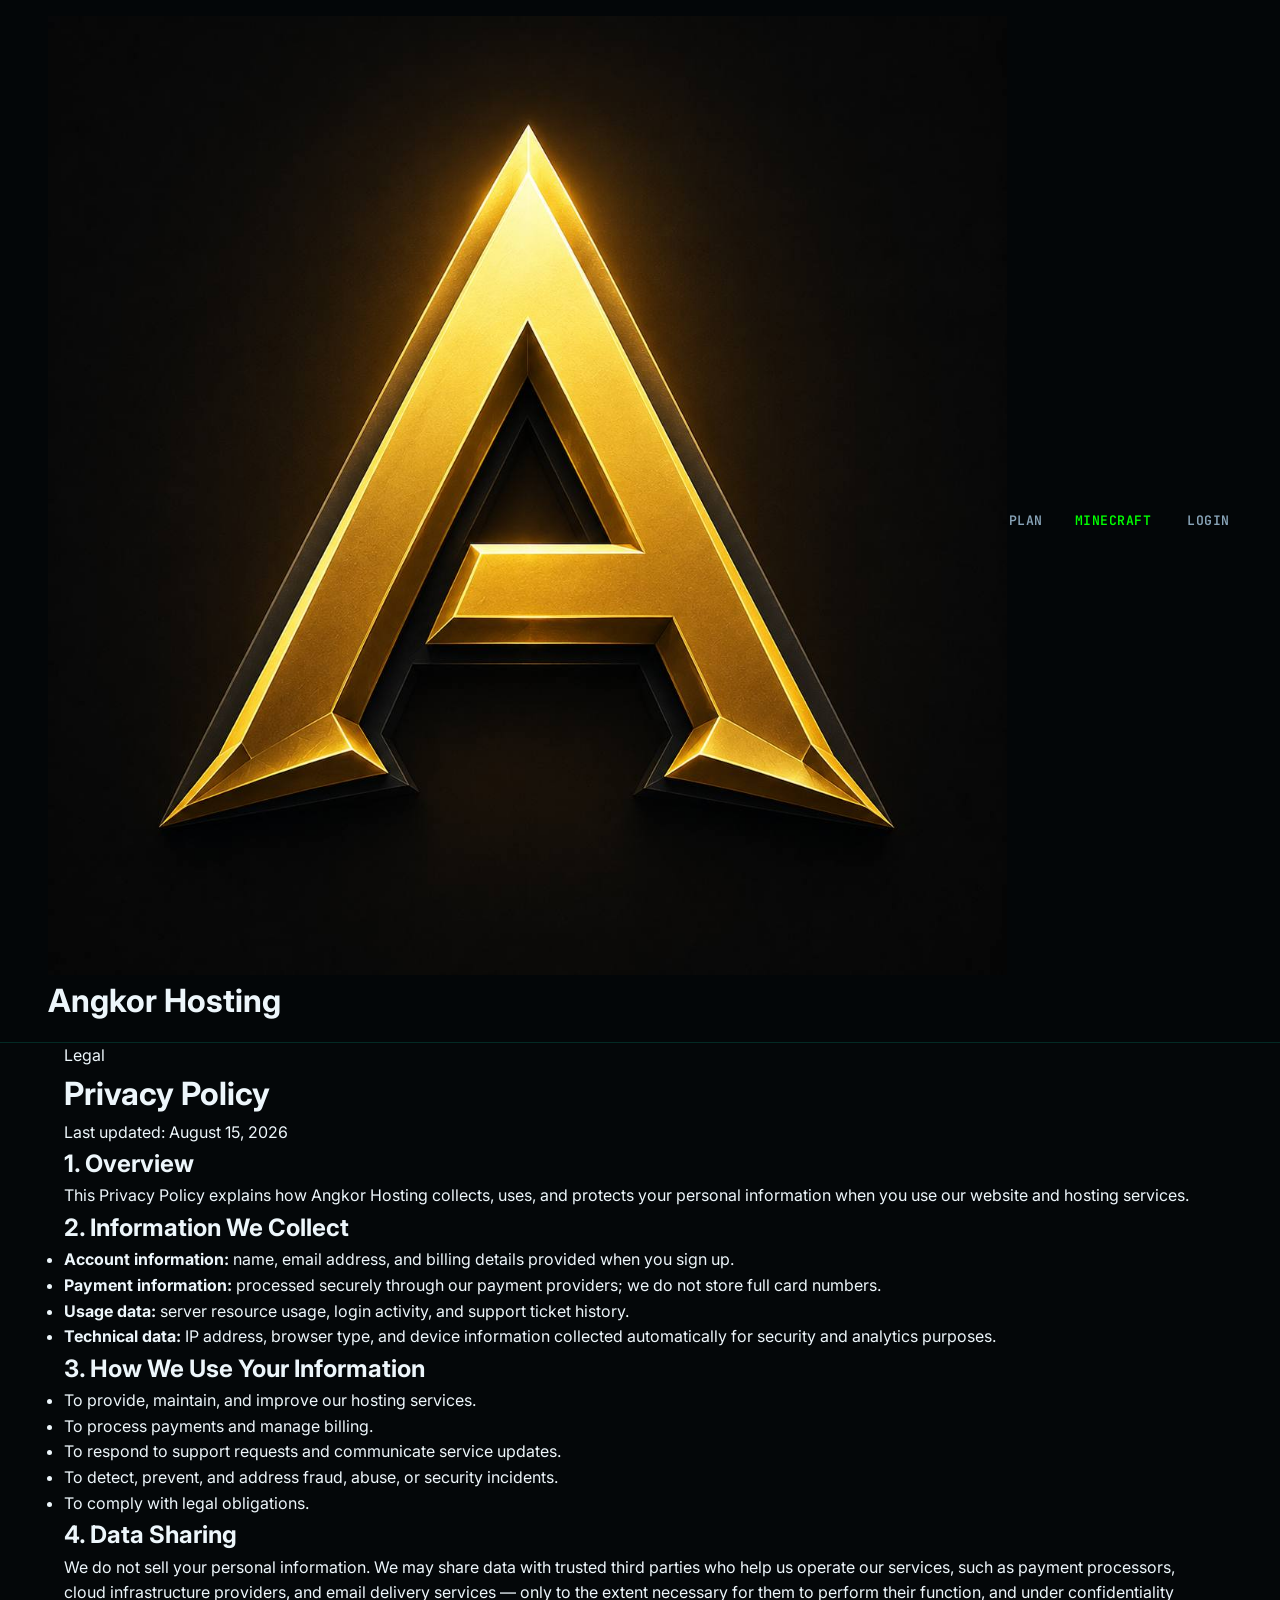
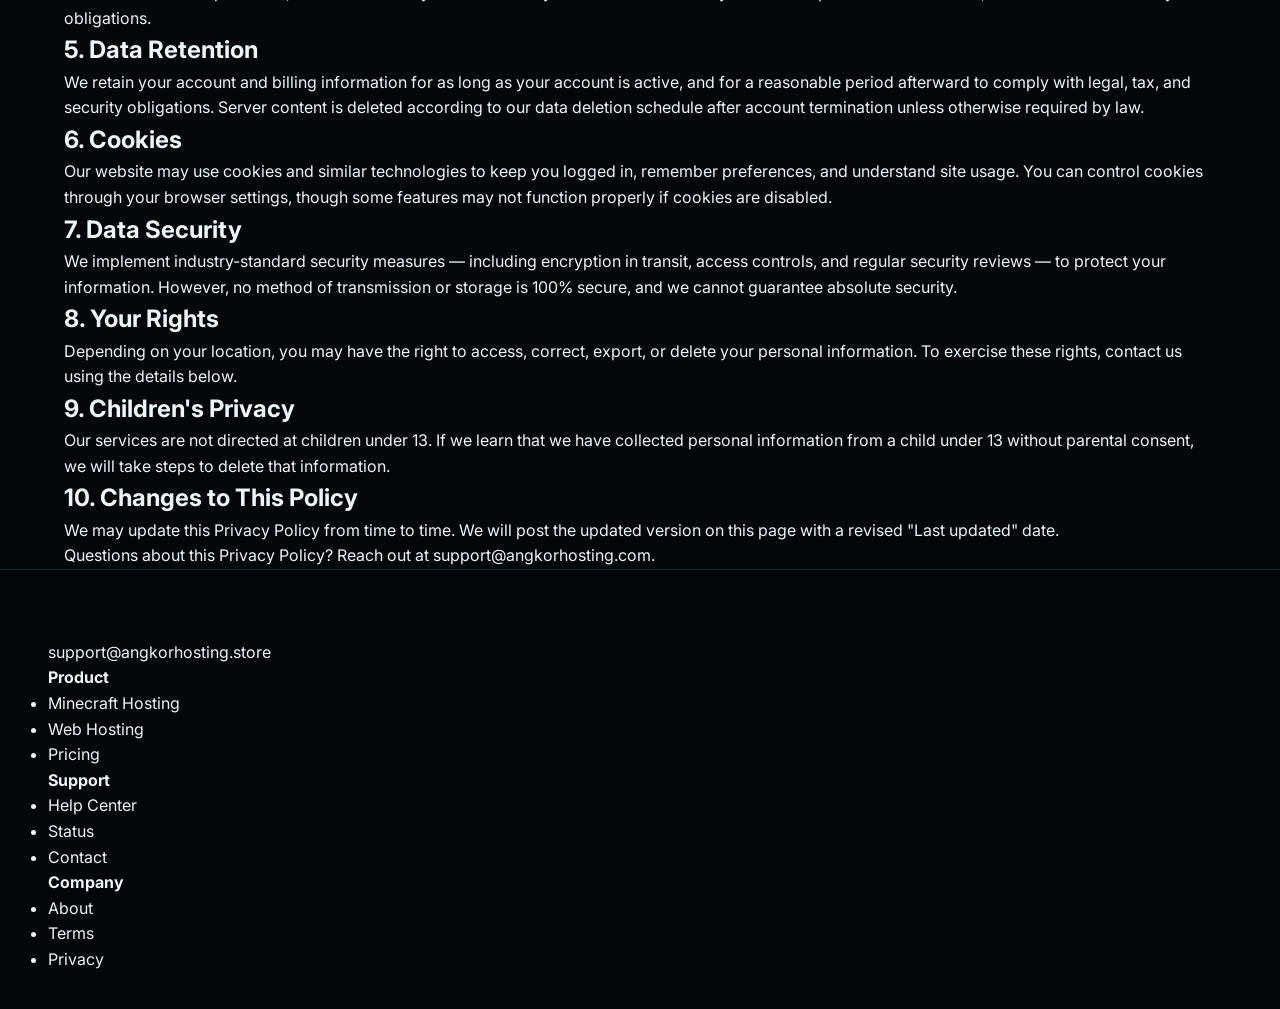
<file: privacy.html>
<!DOCTYPE html>
<html lang="en">
<head>
    <meta charset="UTF-8">
    <meta name="viewport" content="width=device-width, initial-scale=1.0">
    <title>Privacy Policy — Angkor Hosting</title>
    <link rel="stylesheet" href="/c2/style.css">
    <link rel="shortcut icon" href="/img/brand.png" type="image/x-icon">
</head>
<body>
    <header>
        <h1><img src="/img/brand.png">Angkor Hosting</h1>
        <div class="link-nav display-flex">
            <a href="/#plan" class="plans nav-link">Plan</a>
            <a href="/plan/minecraft.html" class="minecraft-server nav-link" style="color:rgb(0, 255, 0);">Minecraft</a>
            <a href="" class="website nav-link"></a>
        </div>
        <div class="auth display-flex">
            <a href="" class="login nav-link">Login</a>
        </div>
    </header>

    <main class="legal-page">
        <p class="legal-label">Legal</p>
        <h1 class="legal-title">Privacy Policy</h1>
        <p class="legal-updated">Last updated: August 15, 2026</p>

        <section>
            <h2>1. Overview</h2>
            <p>This Privacy Policy explains how Angkor Hosting collects, uses, and protects your personal information when you use our website and hosting services.</p>
        </section>

        <section>
            <h2>2. Information We Collect</h2>
            <ul>
                <li><strong>Account information:</strong> name, email address, and billing details provided when you sign up.</li>
                <li><strong>Payment information:</strong> processed securely through our payment providers; we do not store full card numbers.</li>
                <li><strong>Usage data:</strong> server resource usage, login activity, and support ticket history.</li>
                <li><strong>Technical data:</strong> IP address, browser type, and device information collected automatically for security and analytics purposes.</li>
            </ul>
        </section>

        <section>
            <h2>3. How We Use Your Information</h2>
            <ul>
                <li>To provide, maintain, and improve our hosting services.</li>
                <li>To process payments and manage billing.</li>
                <li>To respond to support requests and communicate service updates.</li>
                <li>To detect, prevent, and address fraud, abuse, or security incidents.</li>
                <li>To comply with legal obligations.</li>
            </ul>
        </section>

        <section>
            <h2>4. Data Sharing</h2>
            <p>We do not sell your personal information. We may share data with trusted third parties who help us operate our services, such as payment processors, cloud infrastructure providers, and email delivery services — only to the extent necessary for them to perform their function, and under confidentiality obligations.</p>
        </section>

        <section>
            <h2>5. Data Retention</h2>
            <p>We retain your account and billing information for as long as your account is active, and for a reasonable period afterward to comply with legal, tax, and security obligations. Server content is deleted according to our data deletion schedule after account termination unless otherwise required by law.</p>
        </section>

        <section>
            <h2>6. Cookies</h2>
            <p>Our website may use cookies and similar technologies to keep you logged in, remember preferences, and understand site usage. You can control cookies through your browser settings, though some features may not function properly if cookies are disabled.</p>
        </section>

        <section>
            <h2>7. Data Security</h2>
            <p>We implement industry-standard security measures — including encryption in transit, access controls, and regular security reviews — to protect your information. However, no method of transmission or storage is 100% secure, and we cannot guarantee absolute security.</p>
        </section>

        <section>
            <h2>8. Your Rights</h2>
            <p>Depending on your location, you may have the right to access, correct, export, or delete your personal information. To exercise these rights, contact us using the details below.</p>
        </section>

        <section>
            <h2>9. Children's Privacy</h2>
            <p>Our services are not directed at children under 13. If we learn that we have collected personal information from a child under 13 without parental consent, we will take steps to delete that information.</p>
        </section>

        <section>
            <h2>10. Changes to This Policy</h2>
            <p>We may update this Privacy Policy from time to time. We will post the updated version on this page with a revised "Last updated" date.</p>
        </section>

        <div class="legal-contact">
            <p>Questions about this Privacy Policy? Reach out at <a href="mailto:support@angkorhosting.com">support@angkorhosting.com</a>.</p>
        </div>
    </main>

    <footer>
        <div class="angkor-hosting">
            <a href="mailto:support@angkorhosting.com" class="footer-email">support@angkorhosting.store</a>
            <div class="socials">
                <a href="" class="social-link discord" aria-label="Discord"></a>
                <a href="" class="social-link twitter" aria-label="Twitter / X"></a>
                <a href="" class="social-link youtube" aria-label="YouTube"></a>
                <a href="" class="social-link github" aria-label="GitHub"></a>
            </div>
        </div>
        <div class="product">
            <h4>Product</h4>
            <ul>
                <li><a href="/#plan">Minecraft Hosting</a></li>
                <li><a href="/#plan">Web Hosting</a></li>
                <li><a href="/#plan">Pricing</a></li>
            </ul>
        </div>
        <div class="support">
            <h4>Support</h4>
            <ul>
                <li><a href="#">Help Center</a></li>
                <li><a href="#">Status</a></li>
                <li><a href="mailto:support@angkorhosting.com">Contact</a></li>
            </ul>
        </div>
        <div class="company">
            <h4>Company</h4>
            <ul>
                <li><a href="#">About</a></li>
                <li><a href="/terms.html">Terms</a></li>
                <li><a href="/privacy.html">Privacy</a></li>
            </ul>
        </div>
    </footer>
</body>
</html>
</file>
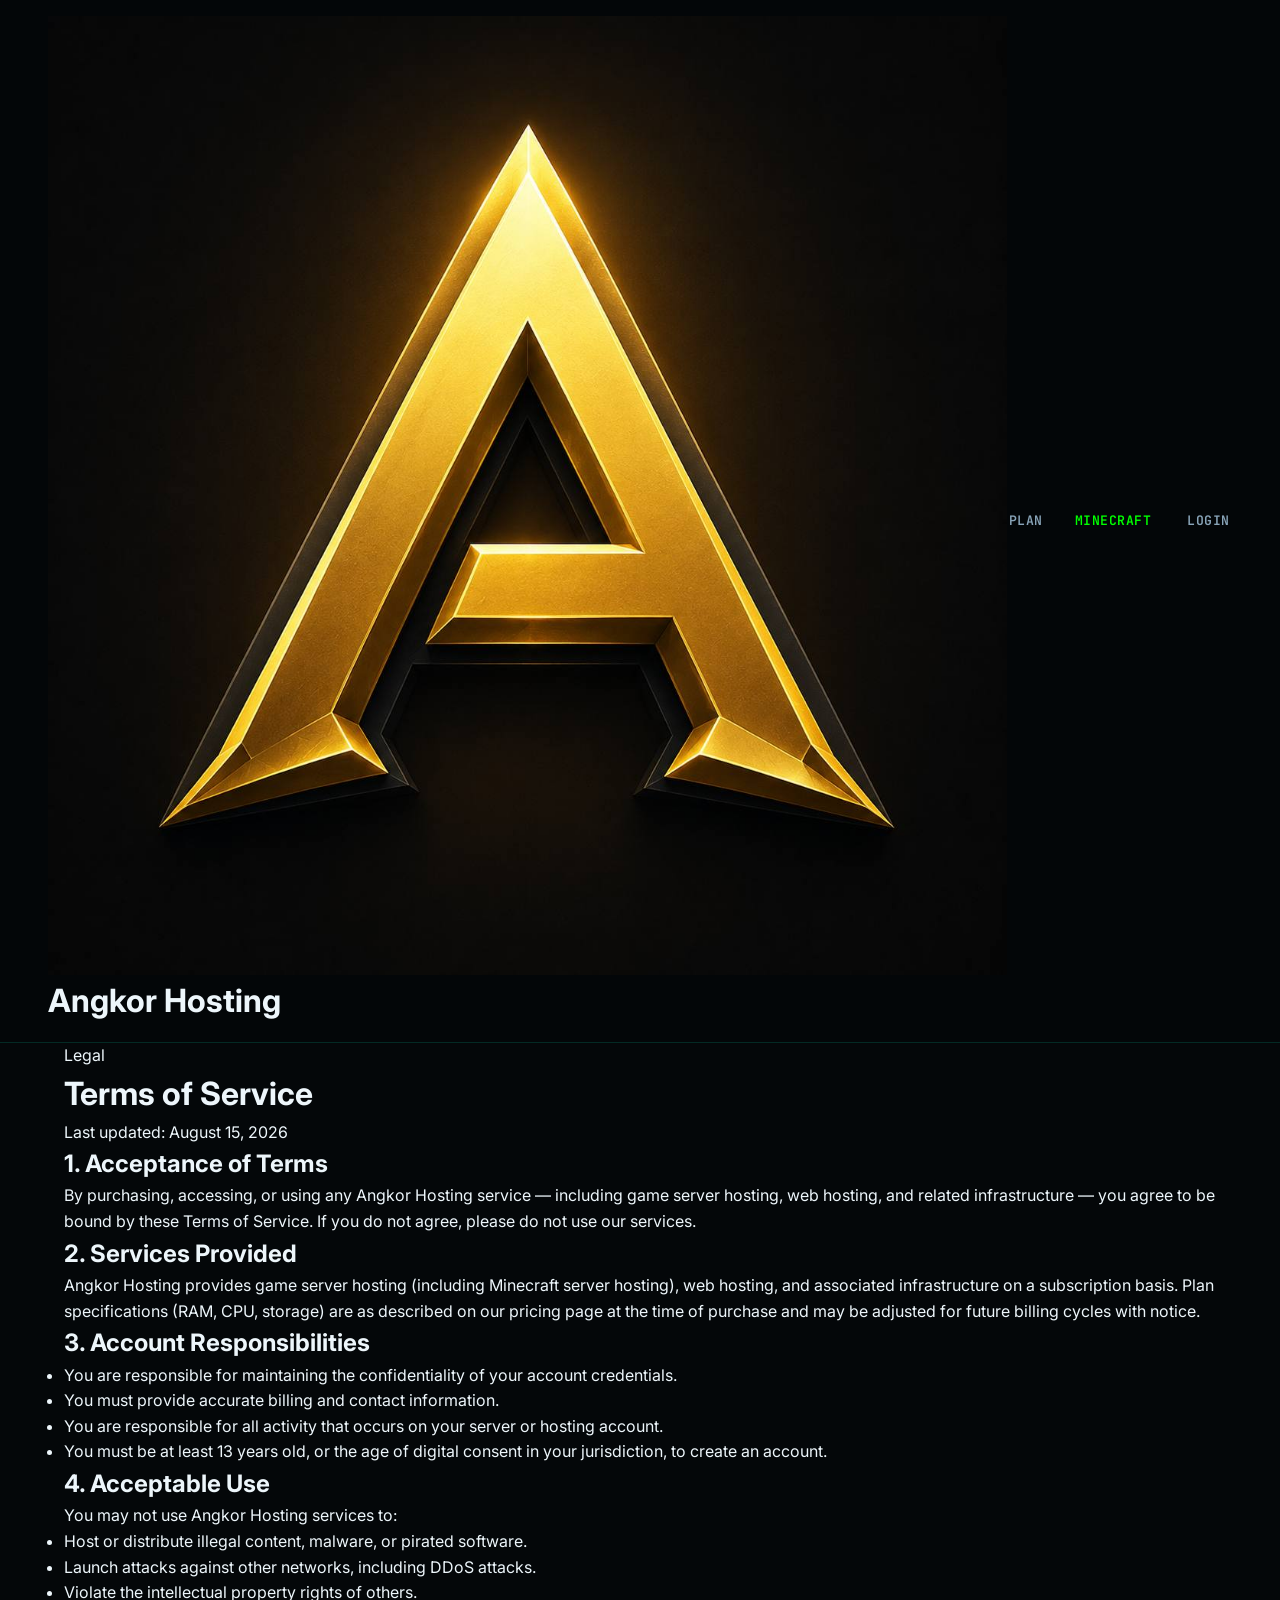
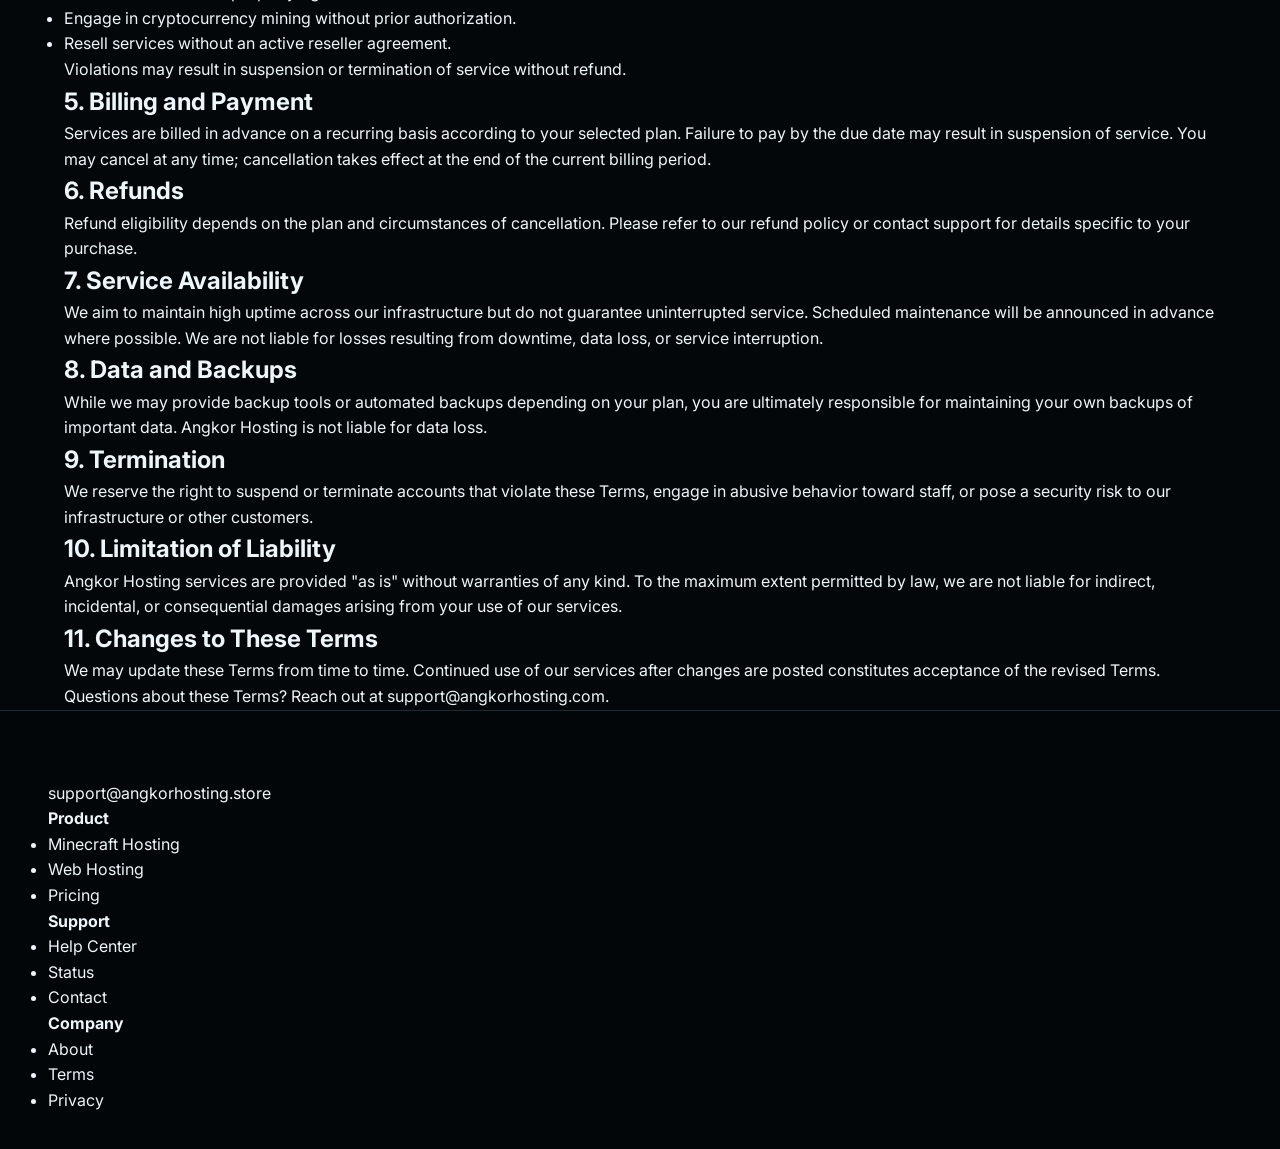
<file: terms.html>
<!DOCTYPE html>
<html lang="en">
<head>
    <meta charset="UTF-8">
    <meta name="viewport" content="width=device-width, initial-scale=1.0">
    <title>Terms of Service — Angkor Hosting</title>
    <link rel="stylesheet" href="/c2/style.css">
    <link rel="shortcut icon" href="/img/brand.png" type="image/x-icon">
</head>
<body>
    <header>
        <h1><img src="/img/brand.png">Angkor Hosting</h1>
        <div class="link-nav display-flex">
            <a href="/#plan" class="plans nav-link">Plan</a>
            <a href="/plan/minecraft.html" class="minecraft-server nav-link" style="color:rgb(0, 255, 0);">Minecraft</a>
            <a href="" class="website nav-link"></a>
        </div>
        <div class="auth display-flex">
            <a href="" class="login nav-link">Login</a>
        </div>
    </header>

    <main class="legal-page">
        <p class="legal-label">Legal</p>
        <h1 class="legal-title">Terms of Service</h1>
        <p class="legal-updated">Last updated: August 15, 2026</p>

        <section>
            <h2>1. Acceptance of Terms</h2>
            <p>By purchasing, accessing, or using any Angkor Hosting service — including game server hosting, web hosting, and related infrastructure — you agree to be bound by these Terms of Service. If you do not agree, please do not use our services.</p>
        </section>

        <section>
            <h2>2. Services Provided</h2>
            <p>Angkor Hosting provides game server hosting (including Minecraft server hosting), web hosting, and associated infrastructure on a subscription basis. Plan specifications (RAM, CPU, storage) are as described on our pricing page at the time of purchase and may be adjusted for future billing cycles with notice.</p>
        </section>

        <section>
            <h2>3. Account Responsibilities</h2>
            <ul>
                <li>You are responsible for maintaining the confidentiality of your account credentials.</li>
                <li>You must provide accurate billing and contact information.</li>
                <li>You are responsible for all activity that occurs on your server or hosting account.</li>
                <li>You must be at least 13 years old, or the age of digital consent in your jurisdiction, to create an account.</li>
            </ul>
        </section>

        <section>
            <h2>4. Acceptable Use</h2>
            <p>You may not use Angkor Hosting services to:</p>
            <ul>
                <li>Host or distribute illegal content, malware, or pirated software.</li>
                <li>Launch attacks against other networks, including DDoS attacks.</li>
                <li>Violate the intellectual property rights of others.</li>
                <li>Engage in cryptocurrency mining without prior authorization.</li>
                <li>Resell services without an active reseller agreement.</li>
            </ul>
            <p>Violations may result in suspension or termination of service without refund.</p>
        </section>

        <section>
            <h2>5. Billing and Payment</h2>
            <p>Services are billed in advance on a recurring basis according to your selected plan. Failure to pay by the due date may result in suspension of service. You may cancel at any time; cancellation takes effect at the end of the current billing period.</p>
        </section>

        <section>
            <h2>6. Refunds</h2>
            <p>Refund eligibility depends on the plan and circumstances of cancellation. Please refer to our refund policy or contact support for details specific to your purchase.</p>
        </section>

        <section>
            <h2>7. Service Availability</h2>
            <p>We aim to maintain high uptime across our infrastructure but do not guarantee uninterrupted service. Scheduled maintenance will be announced in advance where possible. We are not liable for losses resulting from downtime, data loss, or service interruption.</p>
        </section>

        <section>
            <h2>8. Data and Backups</h2>
            <p>While we may provide backup tools or automated backups depending on your plan, you are ultimately responsible for maintaining your own backups of important data. Angkor Hosting is not liable for data loss.</p>
        </section>

        <section>
            <h2>9. Termination</h2>
            <p>We reserve the right to suspend or terminate accounts that violate these Terms, engage in abusive behavior toward staff, or pose a security risk to our infrastructure or other customers.</p>
        </section>

        <section>
            <h2>10. Limitation of Liability</h2>
            <p>Angkor Hosting services are provided "as is" without warranties of any kind. To the maximum extent permitted by law, we are not liable for indirect, incidental, or consequential damages arising from your use of our services.</p>
        </section>

        <section>
            <h2>11. Changes to These Terms</h2>
            <p>We may update these Terms from time to time. Continued use of our services after changes are posted constitutes acceptance of the revised Terms.</p>
        </section>

        <div class="legal-contact">
            <p>Questions about these Terms? Reach out at <a href="mailto:support@angkorhosting.com">support@angkorhosting.com</a>.</p>
        </div>
    </main>

    <footer>
        <div class="angkor-hosting">
            <a href="mailto:support@angkorhosting.com" class="footer-email">support@angkorhosting.store</a>
            <div class="socials">
                <a href="" class="social-link discord" aria-label="Discord"></a>
                <a href="" class="social-link twitter" aria-label="Twitter / X"></a>
                <a href="" class="social-link youtube" aria-label="YouTube"></a>
                <a href="" class="social-link github" aria-label="GitHub"></a>
            </div>
        </div>
        <div class="product">
            <h4>Product</h4>
            <ul>
                <li><a href="/#plan">Minecraft Hosting</a></li>
                <li><a href="/#plan">Web Hosting</a></li>
                <li><a href="/#plan">Pricing</a></li>
            </ul>
        </div>
        <div class="support">
            <h4>Support</h4>
            <ul>
                <li><a href="#">Help Center</a></li>
                <li><a href="#">Status</a></li>
                <li><a href="mailto:support@angkorhosting.com">Contact</a></li>
            </ul>
        </div>
        <div class="company">
            <h4>Company</h4>
            <ul>
                <li><a href="#">About</a></li>
                <li><a href="/terms.html">Terms</a></li>
                <li><a href="/privacy.html">Privacy</a></li>
            </ul>
        </div>
    </footer>
</body>
</html>
</file>
<file: c2/style.css>
/* ============================================================
   Angkor Hosting — Next-Gen Game & Cloud Hosting
   Aesthetic: Cyberpunk Obsidian, Neon Mint (#00f5c4),
   Electric Violet (#a855f7), Glassmorphism & High-tech HUD
   ============================================================ */

@import url('https://fonts.googleapis.com/css2?family=Space+Grotesk:wght@400;500;600;700;800&family=JetBrains+Mono:wght@400;500;600;700&family=Inter:wght@300;400;500;600;700&display=swap');

:root {
  --stone-950: #040709;
  --stone-900: #090e12;
  --stone-850: #0e151b;
  --stone-800: #131d24;
  --stone-700: #1c2b36;
  --stone-600: #2d4252;
  --stone-500: #556e80;
  --stone-400: #88a4b8;
  --stone-300: #b5cddc;
  --stone-100: #edf6fb;

  --neon-mint: #00f5c4;
  --neon-mint-bright: #5dfce3;
  --neon-mint-glow: rgba(0, 245, 196, 0.22);
  --neon-mint-subtle: rgba(0, 245, 196, 0.06);

  --neon-purple: #a855f7;
  --neon-purple-bright: #c084fc;
  --neon-purple-glow: rgba(168, 85, 247, 0.22);
  --neon-purple-subtle: rgba(168, 85, 247, 0.08);

  --neon-blue: #38bdf8;
  --neon-blue-glow: rgba(56, 189, 248, 0.2);

  --font-display: 'Space Grotesk', -apple-system, BlinkMacSystemFont, sans-serif;
  --font-mono: 'JetBrains Mono', monospace;
  --font-body: 'Inter', -apple-system, BlinkMacSystemFont, sans-serif;

  --radius-sm: 6px;
  --radius-md: 12px;
  --radius-lg: 18px;
  --radius-pill: 9999px;

  --border-glass: 1px solid rgba(255, 255, 255, 0.08);
  --border-mint: 1px solid rgba(0, 245, 196, 0.35);
  --border-purple: 1px solid rgba(168, 85, 247, 0.35);

  --card-glass: rgba(10, 16, 21, 0.72);
  --card-glass-hover: rgba(14, 23, 30, 0.85);
  --blur: blur(14px) saturate(150%);
}

/* ---------------- Reset & Base ---------------- */
*, *::before, *::after {
  box-sizing: border-box;
  margin: 0;
  padding: 0;
}

html {
  scroll-behavior: smooth;
  color-scheme: dark;
}

body {
  background-color: var(--stone-950);
  color: var(--stone-100);
  font-family: var(--font-body);
  line-height: 1.6;
  -webkit-font-smoothing: antialiased;
  -moz-osx-font-smoothing: grayscale;
  overflow-x: hidden;
  position: relative;
  min-height: 100vh;
}

/* Background Cyber Mesh & Particles Canvas */
#particle-canvas {
  position: fixed;
  top: 0;
  left: 0;
  width: 100vw;
  height: 100vh;
  z-index: 0;
  pointer-events: none;
  opacity: 0.6;
}

.bg-ambient-layer {
  position: fixed;
  inset: 0;
  z-index: 0;
  pointer-events: none;
  background-image:
    radial-gradient(ellipse 900px 500px at 15% 10%, var(--neon-mint-glow), transparent 60%),
    radial-gradient(ellipse 800px 500px at 85% 30%, var(--neon-purple-glow), transparent 60%),
    radial-gradient(ellipse 700px 400px at 50% 85%, rgba(56, 189, 248, 0.12), transparent 60%),
    linear-gradient(rgba(0, 245, 196, 0.02) 1px, transparent 1px),
    linear-gradient(90deg, rgba(0, 245, 196, 0.02) 1px, transparent 1px);
  background-size: auto, auto, auto, 40px 40px, 40px 40px;
}

a {
  color: inherit;
  text-decoration: none;
}

button {
  font-family: inherit;
  cursor: pointer;
  border: none;
  background: none;
  color: inherit;
}

img {
  display: block;
  max-width: 100%;
}

.display-flex { display: flex; }
.align-center { align-items: center; }
.justify-between { justify-content: space-between; }
.text-center { text-align: center; }

/* ---------------- Layout Container ---------------- */
main, .main-container {
  max-width: 1200px;
  margin: 0 auto;
  padding: 0 24px;
  position: relative;
  z-index: 1;
}

/* ---------------- Top Banner / Announcement ---------------- */
.top-announcement {
  background: linear-gradient(90deg, rgba(0, 245, 196, 0.12), rgba(168, 85, 247, 0.12));
  border-bottom: 1px solid rgba(0, 245, 196, 0.2);
  padding: 8px 16px;
  text-align: center;
  font-size: 0.8rem;
  font-family: var(--font-mono);
  color: var(--stone-300);
  position: relative;
  z-index: 60;
}

.top-announcement strong {
  color: var(--neon-mint-bright);
}

.top-announcement a {
  color: var(--neon-mint);
  text-decoration: underline;
  text-underline-offset: 3px;
  margin-left: 6px;
}

/* ---------------- Header & Navbar ---------------- */
header {
  position: sticky;
  top: 0;
  z-index: 50;
  display: flex;
  align-items: center;
  justify-content: space-between;
  padding: 16px 48px;
  background: rgba(4, 7, 9, 0.82);
  backdrop-filter: var(--blur);
  border-bottom: 1px solid rgba(0, 245, 196, 0.15);
  transition: all 0.3s ease;
}

header .brand-logo {
  display: flex;
  align-items: center;
  gap: 12px;
  font-family: var(--font-display);
  font-size: 1.3rem;
  font-weight: 800;
  letter-spacing: -0.02em;
  color: var(--stone-100);
}

header .brand-logo img {
  width: 32px;
  height: 32px;
  border-radius: 8px;
  box-shadow: 0 0 16px rgba(0, 245, 196, 0.35);
  border: 1px solid rgba(0, 245, 196, 0.4);
}

header .brand-logo span.brand-accent {
  background: linear-gradient(135deg, var(--neon-mint) 0%, var(--neon-purple-bright) 100%);
  -webkit-background-clip: text;
  background-clip: text;
  -webkit-text-fill-color: transparent;
}

.link-nav {
  display: flex;
  align-items: center;
  gap: 28px;
}

.nav-link {
  font-family: var(--font-mono);
  font-size: 0.82rem;
  letter-spacing: 0.04em;
  text-transform: uppercase;
  color: var(--stone-400);
  font-weight: 600;
  position: relative;
  padding: 6px 2px;
  transition: color 0.2s ease, text-shadow 0.2s ease;
}

.nav-link::after {
  content: "";
  position: absolute;
  left: 0;
  bottom: -2px;
  width: 0;
  height: 2px;
  background: var(--neon-mint);
  box-shadow: 0 0 8px var(--neon-mint);
  transition: width 0.25s ease;
}

.nav-link:hover, .nav-link.active {
  color: var(--neon-mint-bright);
  text-shadow: 0 0 12px rgba(0, 245, 196, 0.5);
}

.nav-link:hover::after, .nav-link.active::after {
  width: 100%;
}

.nav-link.nav-featured {
  color: var(--neon-mint);
  display: inline-flex;
  align-items: center;
  gap: 6px;
}

.nav-badge {
  font-size: 0.62rem;
  background: rgba(0, 245, 196, 0.15);
  border: 1px solid rgba(0, 245, 196, 0.4);
  color: var(--neon-mint);
  padding: 1px 6px;
  border-radius: var(--radius-pill);
}

.header-actions {
  display: flex;
  align-items: center;
  gap: 16px;
}

.btn-client-portal {
  display: inline-flex;
  align-items: center;
  gap: 8px;
  border: 1px solid var(--stone-600);
  background: rgba(255, 255, 255, 0.03);
  padding: 8px 18px;
  border-radius: var(--radius-sm);
  font-family: var(--font-mono);
  font-size: 0.8rem;
  font-weight: 600;
  color: var(--stone-300);
  transition: all 0.25s ease;
}

.btn-client-portal:hover {
  border-color: var(--neon-mint);
  background: var(--neon-mint-subtle);
  color: var(--neon-mint-bright);
  box-shadow: 0 0 18px var(--neon-mint-glow);
}

.btn-primary-nav {
  display: inline-flex;
  align-items: center;
  gap: 8px;
  background: var(--neon-mint);
  color: var(--stone-950);
  padding: 8px 18px;
  border-radius: var(--radius-sm);
  font-family: var(--font-mono);
  font-size: 0.8rem;
  font-weight: 700;
  box-shadow: 0 0 20px rgba(0, 245, 196, 0.4);
  transition: all 0.25s ease;
}

.btn-primary-nav:hover {
  background: var(--neon-mint-bright);
  transform: translateY(-1px);
  box-shadow: 0 0 28px rgba(0, 245, 196, 0.6);
}

/* Mobile Hamburger */
.mobile-menu-btn {
  display: none;
  flex-direction: column;
  gap: 5px;
  cursor: pointer;
  padding: 6px;
  z-index: 60;
}

.mobile-menu-btn span {
  display: block;
  width: 22px;
  height: 2px;
  background: var(--stone-100);
  border-radius: 2px;
  transition: all 0.25s ease;
}

/* Mobile Nav Drawer */
.mobile-nav-drawer {
  position: fixed;
  top: 0;
  right: -320px;
  width: 280px;
  height: 100vh;
  background: rgba(8, 13, 17, 0.96);
  backdrop-filter: blur(20px);
  border-left: 1px solid rgba(0, 245, 196, 0.2);
  z-index: 100;
  padding: 32px 24px;
  display: flex;
  flex-direction: column;
  gap: 20px;
  transition: right 0.35s cubic-bezier(0.16, 1, 0.3, 1);
  box-shadow: -10px 0 40px rgba(0, 0, 0, 0.8);
}

.mobile-nav-drawer.active {
  right: 0;
}

.mobile-drawer-header {
  display: flex;
  align-items: center;
  justify-content: space-between;
  padding-bottom: 16px;
  border-bottom: 1px solid var(--stone-700);
}

.mobile-drawer-close {
  font-size: 1.5rem;
  color: var(--stone-400);
  cursor: pointer;
}

.mobile-drawer-links {
  display: flex;
  flex-direction: column;
  gap: 16px;
}

.mobile-drawer-links .nav-link {
  font-size: 1rem;
  padding: 8px 0;
}

.mobile-backdrop {
  position: fixed;
  inset: 0;
  background: rgba(0, 0, 0, 0.7);
  backdrop-filter: blur(4px);
  z-index: 90;
  opacity: 0;
  pointer-events: none;
  transition: opacity 0.3s ease;
}

.mobile-backdrop.active {
  opacity: 1;
  pointer-events: auto;
}

/* ---------------- Hero Section ---------------- */
.hero-section {
  position: relative;
  padding: 100px 0 80px;
  display: grid;
  grid-template-columns: 1.2fr 0.8fr;
  gap: 48px;
  align-items: center;
}

.hero-badge-group {
  display: inline-flex;
  align-items: center;
  gap: 10px;
  background: rgba(0, 245, 196, 0.07);
  border: 1px solid rgba(0, 245, 196, 0.3);
  padding: 6px 14px;
  border-radius: var(--radius-pill);
  font-family: var(--font-mono);
  font-size: 0.76rem;
  color: var(--neon-mint-bright);
  margin-bottom: 24px;
  box-shadow: 0 0 20px rgba(0, 245, 196, 0.12);
}

.pulse-dot {
  width: 8px;
  height: 8px;
  border-radius: 50%;
  background: var(--neon-mint);
  box-shadow: 0 0 10px var(--neon-mint);
  animation: pulse-dot-anim 1.8s ease-in-out infinite;
}

@keyframes pulse-dot-anim {
  0%, 100% { transform: scale(1); opacity: 1; }
  50% { transform: scale(1.35); opacity: 0.6; }
}

.hero-title {
  font-family: var(--font-display);
  font-weight: 800;
  font-size: clamp(2.5rem, 5vw, 4rem);
  line-height: 1.08;
  letter-spacing: -0.03em;
  color: var(--stone-100);
  margin-bottom: 20px;
}

.hero-title .gradient-text {
  background: linear-gradient(135deg, #00f5c4 0%, #38bdf8 50%, #c084fc 100%);
  -webkit-background-clip: text;
  background-clip: text;
  -webkit-text-fill-color: transparent;
  display: inline-block;
}

.hero-desc {
  font-size: 1.1rem;
  color: var(--stone-300);
  line-height: 1.7;
  max-width: 580px;
  margin-bottom: 32px;
}

.hero-cta-group {
  display: flex;
  align-items: center;
  gap: 16px;
  flex-wrap: wrap;
  margin-bottom: 40px;
}

.btn-hero-primary {
  display: inline-flex;
  align-items: center;
  gap: 10px;
  background: var(--neon-mint);
  color: var(--stone-950);
  font-family: var(--font-mono);
  font-size: 0.95rem;
  font-weight: 700;
  padding: 14px 32px;
  border-radius: var(--radius-sm);
  box-shadow: 0 0 30px rgba(0, 245, 196, 0.45);
  transition: all 0.25s ease;
}

.btn-hero-primary:hover {
  background: var(--neon-mint-bright);
  transform: translateY(-2px);
  box-shadow: 0 0 40px rgba(0, 245, 196, 0.7);
}

.btn-hero-secondary {
  display: inline-flex;
  align-items: center;
  gap: 10px;
  border: 1px solid var(--stone-600);
  background: rgba(255, 255, 255, 0.04);
  color: var(--stone-100);
  font-family: var(--font-mono);
  font-size: 0.95rem;
  font-weight: 600;
  padding: 14px 28px;
  border-radius: var(--radius-sm);
  transition: all 0.25s ease;
}

.btn-hero-secondary:hover {
  border-color: var(--neon-mint);
  background: var(--neon-mint-subtle);
  box-shadow: 0 0 20px var(--neon-mint-glow);
  transform: translateY(-2px);
}

/* Hero Stats Bar */
.hero-stats-bar {
  display: grid;
  grid-template-columns: repeat(3, 1fr);
  gap: 20px;
  padding-top: 24px;
  border-top: 1px solid var(--stone-700);
}

.hero-stat-item h4 {
  font-family: var(--font-mono);
  font-size: 1.4rem;
  font-weight: 700;
  color: var(--neon-mint-bright);
}

.hero-stat-item p {
  font-size: 0.82rem;
  color: var(--stone-400);
}

/* Hero Visual Showcase Card */
.hero-visual-card {
  background: var(--card-glass);
  backdrop-filter: var(--blur);
  border: var(--border-mint);
  border-radius: var(--radius-md);
  padding: 24px;
  box-shadow: 0 0 50px rgba(0, 245, 196, 0.12), inset 0 0 20px rgba(0, 245, 196, 0.04);
  position: relative;
  overflow: hidden;
}

.hero-visual-card::before {
  content: "";
  position: absolute;
  top: 0;
  left: 0;
  right: 0;
  height: 2px;
  background: linear-gradient(90deg, transparent, var(--neon-mint), var(--neon-purple), transparent);
}

.hero-server-status {
  display: flex;
  align-items: center;
  justify-content: space-between;
  margin-bottom: 20px;
  padding-bottom: 16px;
  border-bottom: 1px solid var(--stone-700);
}

.hero-server-status .status-info {
  display: flex;
  align-items: center;
  gap: 10px;
}

.server-dot-live {
  width: 10px;
  height: 10px;
  border-radius: 50%;
  background: #10b981;
  box-shadow: 0 0 10px #10b981;
}

.hero-server-specs {
  display: flex;
  flex-direction: column;
  gap: 14px;
}

.spec-meter-row {
  display: flex;
  flex-direction: column;
  gap: 6px;
}

.spec-meter-label {
  display: flex;
  justify-content: space-between;
  font-family: var(--font-mono);
  font-size: 0.78rem;
  color: var(--stone-300);
}

.spec-meter-bar {
  height: 6px;
  background: var(--stone-800);
  border-radius: 3px;
  overflow: hidden;
  position: relative;
}

.spec-meter-fill {
  height: 100%;
  border-radius: 3px;
  transition: width 0.6s ease;
}

.fill-mint { background: linear-gradient(90deg, #00f5c4, #5dfce3); }
.fill-purple { background: linear-gradient(90deg, #a855f7, #c084fc); }
.fill-blue { background: linear-gradient(90deg, #38bdf8, #7dd3fc); }

/* ---------------- Global Node Latency Tester ---------------- */
.ping-tester-section {
  padding: 60px 0;
  border-top: 1px solid var(--stone-700);
}

.section-label {
  font-family: var(--font-mono);
  font-size: 0.75rem;
  letter-spacing: 0.16em;
  text-transform: uppercase;
  color: var(--neon-mint);
  margin-bottom: 12px;
  display: flex;
  align-items: center;
  gap: 8px;
}

.section-label::before {
  content: "//";
  opacity: 0.6;
}

.section-heading {
  font-family: var(--font-display);
  font-weight: 700;
  font-size: clamp(1.8rem, 3.5vw, 2.5rem);
  color: var(--stone-100);
  margin-bottom: 14px;
  letter-spacing: -0.02em;
}

.section-desc {
  color: var(--stone-400);
  max-width: 620px;
  margin-bottom: 40px;
  font-size: 1rem;
}

.ping-grid {
  display: grid;
  grid-template-columns: repeat(auto-fit, minmax(240px, 1fr));
  gap: 18px;
}

.ping-card {
  background: var(--card-glass);
  backdrop-filter: var(--blur);
  border: var(--border-glass);
  border-radius: var(--radius-md);
  padding: 20px;
  display: flex;
  align-items: center;
  justify-content: space-between;
  transition: all 0.25s ease;
}

.ping-card:hover {
  border-color: var(--neon-mint);
  box-shadow: 0 0 24px var(--neon-mint-glow);
  transform: translateY(-2px);
}

.ping-card .location-info {
  display: flex;
  align-items: center;
  gap: 12px;
}

.location-flag {
  font-size: 1.6rem;
}

.location-name {
  font-family: var(--font-display);
  font-weight: 600;
  font-size: 0.95rem;
  color: var(--stone-100);
}

.location-region {
  font-family: var(--font-mono);
  font-size: 0.72rem;
  color: var(--stone-500);
}

.ping-val-wrapper {
  text-align: right;
}

.ping-val {
  font-family: var(--font-mono);
  font-weight: 700;
  font-size: 1.1rem;
  display: block;
}

.ping-val.ping-fast { color: var(--neon-mint); }
.ping-val.ping-good { color: var(--neon-blue); }
.ping-val.ping-testing { color: var(--neon-purple); font-size: 0.85rem; }

.test-ping-btn {
  font-family: var(--font-mono);
  font-size: 0.72rem;
  color: var(--stone-400);
  border: 1px solid var(--stone-700);
  padding: 3px 8px;
  border-radius: var(--radius-sm);
  margin-top: 4px;
  transition: all 0.2s ease;
}

.test-ping-btn:hover:not(:disabled) {
  border-color: var(--neon-mint);
  color: var(--neon-mint);
}

/* ---------------- Interactive RAM & Plan Calculator ---------------- */
.calculator-section {
  padding: 80px 0;
  border-top: 1px solid var(--stone-700);
}

.calculator-card {
  background: var(--card-glass);
  backdrop-filter: var(--blur);
  border: var(--border-mint);
  border-radius: var(--radius-lg);
  padding: 40px;
  display: grid;
  grid-template-columns: 1.1fr 0.9fr;
  gap: 48px;
  box-shadow: 0 0 60px rgba(0, 245, 196, 0.08);
}

.calc-control-group {
  display: flex;
  flex-direction: column;
  gap: 28px;
}

.calc-slider-header {
  display: flex;
  justify-content: space-between;
  align-items: center;
  margin-bottom: 12px;
}

.calc-slider-header label {
  font-family: var(--font-display);
  font-weight: 600;
  font-size: 1.1rem;
  color: var(--stone-100);
}

.calc-slider-val {
  font-family: var(--font-mono);
  font-size: 1rem;
  font-weight: 700;
  color: var(--neon-mint-bright);
  background: rgba(0, 245, 196, 0.1);
  border: 1px solid rgba(0, 245, 196, 0.3);
  padding: 4px 12px;
  border-radius: var(--radius-pill);
}

/* Custom Range Slider */
.calc-range-slider {
  -webkit-appearance: none;
  appearance: none;
  width: 100%;
  height: 8px;
  background: var(--stone-800);
  border-radius: 4px;
  outline: none;
  cursor: pointer;
}

.calc-range-slider::-webkit-slider-thumb {
  -webkit-appearance: none;
  appearance: none;
  width: 24px;
  height: 24px;
  border-radius: 50%;
  background: var(--neon-mint);
  box-shadow: 0 0 16px var(--neon-mint);
  cursor: pointer;
  transition: transform 0.15s ease;
}

.calc-range-slider::-webkit-slider-thumb:hover {
  transform: scale(1.2);
}

.calc-select-input {
  width: 100%;
  background: var(--stone-900);
  border: 1px solid var(--stone-700);
  color: var(--stone-100);
  font-family: var(--font-body);
  font-size: 0.95rem;
  padding: 12px 16px;
  border-radius: var(--radius-sm);
  outline: none;
  transition: border-color 0.2s ease;
}

.calc-select-input:focus {
  border-color: var(--neon-mint);
}

/* Calculator Result Box */
.calc-result-box {
  background: rgba(4, 7, 9, 0.8);
  border: 1px solid var(--stone-700);
  border-radius: var(--radius-md);
  padding: 32px;
  display: flex;
  flex-direction: column;
  justify-content: space-between;
  position: relative;
}

.calc-res-header {
  margin-bottom: 20px;
}

.calc-res-header h4 {
  font-family: var(--font-mono);
  font-size: 0.8rem;
  color: var(--stone-400);
  text-transform: uppercase;
  letter-spacing: 0.1em;
  margin-bottom: 6px;
}

.calc-res-plan-title {
  font-family: var(--font-display);
  font-size: 1.8rem;
  font-weight: 700;
  color: var(--stone-100);
  display: flex;
  align-items: baseline;
  justify-content: space-between;
}

.calc-res-price {
  font-family: var(--font-mono);
  font-size: 2rem;
  font-weight: 700;
  color: var(--neon-mint);
}

.calc-res-price span {
  font-size: 0.85rem;
  color: var(--stone-400);
}

.calc-specs-list {
  display: flex;
  flex-direction: column;
  gap: 14px;
  margin: 20px 0 28px;
}

.calc-spec-item {
  display: flex;
  align-items: center;
  justify-content: space-between;
  font-family: var(--font-mono);
  font-size: 0.9rem;
  color: var(--stone-300);
}

.calc-spec-item span.spec-val {
  color: var(--stone-100);
  font-weight: 600;
}

/* ---------------- Interactive Game Console Simulator ---------------- */
.console-simulator-section {
  padding: 80px 0;
  border-top: 1px solid var(--stone-700);
}

.console-mockup-window {
  background: #080c10;
  border: 1px solid var(--stone-700);
  border-radius: var(--radius-md);
  box-shadow: 0 0 50px rgba(0, 0, 0, 0.8), 0 0 30px rgba(0, 245, 196, 0.08);
  overflow: hidden;
}

.console-window-header {
  background: #0d141a;
  padding: 12px 20px;
  display: flex;
  align-items: center;
  justify-content: space-between;
  border-bottom: 1px solid var(--stone-700);
}

.console-traffic-lights {
  display: flex;
  align-items: center;
  gap: 8px;
}

.traffic-dot {
  width: 12px;
  height: 12px;
  border-radius: 50%;
}

.dot-red { background: #ef4444; }
.dot-yellow { background: #f59e0b; }
.dot-green { background: #10b981; }

.console-window-title {
  font-family: var(--font-mono);
  font-size: 0.82rem;
  color: var(--stone-300);
}

.console-controls-bar {
  display: flex;
  align-items: center;
  gap: 10px;
}

.console-ctrl-btn {
  font-family: var(--font-mono);
  font-size: 0.74rem;
  font-weight: 600;
  padding: 5px 12px;
  border-radius: var(--radius-sm);
  transition: all 0.2s ease;
}

.btn-ctrl-start {
  background: rgba(16, 185, 129, 0.15);
  border: 1px solid #10b981;
  color: #10b981;
}

.btn-ctrl-start:hover { background: #10b981; color: #000; }

.btn-ctrl-restart {
  background: rgba(245, 158, 11, 0.15);
  border: 1px solid #f59e0b;
  color: #f59e0b;
}

.btn-ctrl-restart:hover { background: #f59e0b; color: #000; }

.btn-ctrl-stop {
  background: rgba(239, 68, 68, 0.15);
  border: 1px solid #ef4444;
  color: #ef4444;
}

.btn-ctrl-stop:hover { background: #ef4444; color: #fff; }

.sim-status-badge {
  font-family: var(--font-mono);
  font-size: 0.72rem;
  font-weight: 700;
  padding: 3px 8px;
  border-radius: var(--radius-sm);
}

.status-online { background: rgba(16, 185, 129, 0.2); color: #10b981; border: 1px solid rgba(16, 185, 129, 0.4); }
.status-offline { background: rgba(239, 68, 68, 0.2); color: #ef4444; border: 1px solid rgba(239, 68, 68, 0.4); }
.status-restarting { background: rgba(245, 158, 11, 0.2); color: #f59e0b; border: 1px solid rgba(245, 158, 11, 0.4); }

.console-terminal-body {
  height: 280px;
  padding: 16px 20px;
  overflow-y: auto;
  font-family: var(--font-mono);
  font-size: 0.85rem;
  line-height: 1.6;
  background: #05080b;
}

.console-line {
  color: #a4bcc9;
  word-break: break-all;
}

.console-line.console-cmd {
  color: var(--neon-mint-bright);
  font-weight: 600;
}

.console-line.console-err {
  color: #f87171;
}

.console-input-form {
  display: flex;
  align-items: center;
  background: #0d141a;
  border-top: 1px solid var(--stone-700);
  padding: 10px 16px;
}

.console-prompt-symbol {
  font-family: var(--font-mono);
  font-weight: 700;
  color: var(--neon-mint);
  margin-right: 10px;
}

.console-text-input {
  flex: 1;
  background: transparent;
  border: none;
  outline: none;
  font-family: var(--font-mono);
  font-size: 0.88rem;
  color: var(--stone-100);
}

.console-submit-btn {
  font-family: var(--font-mono);
  font-size: 0.78rem;
  background: var(--neon-mint);
  color: var(--stone-950);
  font-weight: 700;
  padding: 6px 14px;
  border-radius: var(--radius-sm);
  transition: all 0.2s ease;
}

.console-submit-btn:hover {
  background: var(--neon-mint-bright);
}

/* ---------------- Plans & Pricing Grid ---------------- */
.pricing-section {
  padding: 80px 0;
  border-top: 1px solid var(--stone-700);
}

.pricing-header-wrapper {
  display: flex;
  align-items: flex-end;
  justify-content: space-between;
  flex-wrap: wrap;
  gap: 24px;
  margin-bottom: 48px;
}

/* Billing Toggle Switch */
.billing-toggle-container {
  display: flex;
  align-items: center;
  gap: 12px;
  background: var(--stone-900);
  border: 1px solid var(--stone-700);
  padding: 6px 14px;
  border-radius: var(--radius-pill);
}

.billing-toggle-label {
  font-family: var(--font-mono);
  font-size: 0.82rem;
  color: var(--stone-400);
  font-weight: 600;
}

.billing-switch {
  position: relative;
  display: inline-block;
  width: 44px;
  height: 22px;
}

.billing-switch input {
  opacity: 0;
  width: 0;
  height: 0;
}

.billing-slider {
  position: absolute;
  cursor: pointer;
  inset: 0;
  background-color: var(--stone-700);
  transition: 0.3s;
  border-radius: 22px;
}

.billing-slider:before {
  position: absolute;
  content: "";
  height: 16px;
  width: 16px;
  left: 3px;
  bottom: 3px;
  background-color: var(--stone-100);
  transition: 0.3s;
  border-radius: 50%;
}

input:checked + .billing-slider {
  background-color: var(--neon-mint);
}

input:checked + .billing-slider:before {
  transform: translateX(22px);
  background-color: var(--stone-950);
}

.discount-tag {
  background: rgba(168, 85, 247, 0.2);
  border: 1px solid var(--neon-purple);
  color: var(--neon-purple-bright);
  font-family: var(--font-mono);
  font-size: 0.7rem;
  font-weight: 700;
  padding: 2px 8px;
  border-radius: var(--radius-pill);
}

/* Plan Card Grid */
.plan-grid {
  display: grid;
  grid-template-columns: repeat(auto-fit, minmax(280px, 1fr));
  gap: 24px;
}

.plan-card {
  background: var(--card-glass);
  backdrop-filter: var(--blur);
  border: var(--border-glass);
  border-radius: var(--radius-md);
  padding: 32px 26px;
  display: flex;
  flex-direction: column;
  justify-content: space-between;
  position: relative;
  transition: all 0.25s ease;
}

.plan-card:hover {
  border-color: var(--neon-mint);
  transform: translateY(-4px);
  box-shadow: 0 0 36px var(--neon-mint-glow);
}

.plan-card.featured {
  border-color: var(--neon-mint);
  box-shadow: 0 0 30px var(--neon-mint-glow);
  background: linear-gradient(180deg, rgba(0, 245, 196, 0.05) 0%, rgba(10, 16, 21, 0.8) 100%);
}

.plan-badge {
  position: absolute;
  top: -1px;
  right: 20px;
  font-family: var(--font-mono);
  font-size: 0.68rem;
  font-weight: 700;
  letter-spacing: 0.08em;
  padding: 4px 10px;
  border-radius: 0 0 var(--radius-sm) var(--radius-sm);
}

.plan-badge.badge-popular {
  background: var(--neon-mint);
  color: var(--stone-950);
  box-shadow: 0 0 14px rgba(0, 245, 196, 0.4);
}

.plan-badge.badge-custom {
  background: var(--neon-purple);
  color: var(--stone-950);
  box-shadow: 0 0 14px rgba(168, 85, 247, 0.4);
}

.plan-card-header h3 {
  font-family: var(--font-display);
  font-size: 1.5rem;
  font-weight: 700;
  color: var(--stone-100);
  margin-bottom: 6px;
}

.plan-card-desc {
  font-size: 0.85rem;
  color: var(--stone-400);
  margin-bottom: 20px;
}

.plan-card-price {
  font-family: var(--font-mono);
  font-size: 2.2rem;
  font-weight: 700;
  color: var(--neon-mint-bright);
  padding-bottom: 20px;
  margin-bottom: 20px;
  border-bottom: 1px solid var(--stone-700);
}

.plan-card-price span.period {
  font-size: 0.8rem;
  font-weight: 400;
  color: var(--stone-400);
}

.plan-features-list {
  display: flex;
  flex-direction: column;
  gap: 14px;
  margin-bottom: 32px;
  list-style: none;
}

.plan-feature-item {
  display: flex;
  align-items: center;
  gap: 12px;
  font-family: var(--font-mono);
  font-size: 0.88rem;
  color: var(--stone-300);
}

.plan-feature-item svg, .plan-feature-item img {
  width: 18px;
  height: 18px;
  flex-shrink: 0;
  opacity: 0.9;
}

.plan-buy-btn {
  display: flex;
  align-items: center;
  justify-content: center;
  gap: 8px;
  width: 100%;
  padding: 12px 20px;
  border-radius: var(--radius-sm);
  font-family: var(--font-mono);
  font-size: 0.88rem;
  font-weight: 600;
  letter-spacing: 0.04em;
  text-transform: uppercase;
  border: 1px solid var(--stone-600);
  color: var(--stone-100);
  transition: all 0.25s ease;
}

.plan-buy-btn:hover {
  background: var(--neon-mint);
  border-color: var(--neon-mint);
  color: var(--stone-950);
  box-shadow: 0 0 24px rgba(0, 245, 196, 0.4);
}

.plan-card.featured .plan-buy-btn {
  background: var(--neon-mint);
  border-color: var(--neon-mint);
  color: var(--stone-950);
  box-shadow: 0 0 20px rgba(0, 245, 196, 0.3);
}

.plan-card.featured .plan-buy-btn:hover {
  background: var(--neon-mint-bright);
  box-shadow: 0 0 32px rgba(0, 245, 196, 0.6);
}

/* ---------------- Hardware & Infrastructure Features ---------------- */
.features-section {
  padding: 80px 0;
  border-top: 1px solid var(--stone-700);
}

.features-grid {
  display: grid;
  grid-template-columns: repeat(auto-fit, minmax(320px, 1fr));
  gap: 24px;
}

.feature-box {
  background: var(--card-glass);
  backdrop-filter: var(--blur);
  border: var(--border-glass);
  border-radius: var(--radius-md);
  padding: 32px;
  transition: all 0.25s ease;
}

.feature-box:hover {
  border-color: var(--neon-mint);
  box-shadow: 0 0 28px var(--neon-mint-glow);
  transform: translateY(-2px);
}

.feature-icon-wrapper {
  width: 48px;
  height: 48px;
  border-radius: var(--radius-sm);
  background: rgba(0, 245, 196, 0.1);
  border: 1px solid rgba(0, 245, 196, 0.3);
  display: flex;
  align-items: center;
  justify-content: center;
  color: var(--neon-mint);
  margin-bottom: 20px;
}

.feature-box h3 {
  font-family: var(--font-display);
  font-size: 1.25rem;
  font-weight: 700;
  color: var(--stone-100);
  margin-bottom: 10px;
}

.feature-box p {
  color: var(--stone-400);
  font-size: 0.92rem;
  line-height: 1.65;
}

/* ---------------- Host Comparison Table ---------------- */
.comparison-section {
  padding: 80px 0;
  border-top: 1px solid var(--stone-700);
}

.table-responsive {
  overflow-x: auto;
  border-radius: var(--radius-md);
  border: 1px solid var(--stone-700);
  background: var(--card-glass);
}

.comparison-table {
  width: 100%;
  border-collapse: collapse;
  text-align: left;
  font-size: 0.92rem;
}

.comparison-table th, .comparison-table td {
  padding: 16px 20px;
  border-bottom: 1px solid var(--stone-700);
}

.comparison-table th {
  font-family: var(--font-mono);
  font-size: 0.82rem;
  text-transform: uppercase;
  letter-spacing: 0.08em;
  color: var(--stone-400);
  background: #080d11;
}

.comparison-table th.col-highlight {
  color: var(--neon-mint-bright);
  background: rgba(0, 245, 196, 0.08);
  border-left: 1px solid rgba(0, 245, 196, 0.3);
  border-right: 1px solid rgba(0, 245, 196, 0.3);
}

.comparison-table td.col-highlight {
  color: var(--stone-100);
  font-weight: 600;
  background: rgba(0, 245, 196, 0.03);
  border-left: 1px solid rgba(0, 245, 196, 0.3);
  border-right: 1px solid rgba(0, 245, 196, 0.3);
}

/* ---------------- Customer Testimonials ---------------- */
.reviews-section {
  padding: 80px 0;
  border-top: 1px solid var(--stone-700);
}

.reviews-grid {
  display: grid;
  grid-template-columns: repeat(auto-fit, minmax(300px, 1fr));
  gap: 24px;
}

.review-card {
  background: var(--card-glass);
  backdrop-filter: var(--blur);
  border: var(--border-glass);
  border-radius: var(--radius-md);
  padding: 28px;
  display: flex;
  flex-direction: column;
  justify-content: space-between;
  gap: 16px;
  transition: all 0.25s ease;
}

.review-card:hover {
  border-color: var(--neon-mint);
  transform: translateY(-2px);
}

.review-stars {
  color: #fbbf24;
  font-size: 1rem;
  letter-spacing: 2px;
}

.review-text {
  color: var(--stone-300);
  font-size: 0.92rem;
  line-height: 1.6;
  font-style: italic;
}

.review-author {
  display: flex;
  align-items: center;
  gap: 12px;
}

.review-avatar {
  width: 40px;
  height: 40px;
  border-radius: 50%;
  background: linear-gradient(135deg, var(--neon-mint), var(--neon-purple));
  display: flex;
  align-items: center;
  justify-content: center;
  font-weight: 700;
  color: var(--stone-950);
}

.review-meta h5 {
  font-family: var(--font-display);
  font-size: 0.95rem;
  color: var(--stone-100);
}

.review-meta p {
  font-family: var(--font-mono);
  font-size: 0.75rem;
  color: var(--stone-500);
}

/* ---------------- FAQ Accordion ---------------- */
.faq-section {
  padding: 80px 0;
  border-top: 1px solid var(--stone-700);
}

.faq-search-wrapper {
  margin-bottom: 32px;
}

.faq-search-bar {
  width: 100%;
  max-width: 500px;
  background: var(--stone-900);
  border: 1px solid var(--stone-700);
  padding: 12px 18px;
  border-radius: var(--radius-sm);
  color: var(--stone-100);
  font-family: var(--font-body);
  font-size: 0.92rem;
  outline: none;
  transition: border-color 0.2s ease;
}

.faq-search-bar:focus {
  border-color: var(--neon-mint);
}

.faq-accordion-list {
  display: flex;
  flex-direction: column;
  gap: 14px;
}

.faq-accordion-item {
  background: var(--card-glass);
  backdrop-filter: var(--blur);
  border: var(--border-glass);
  border-radius: var(--radius-md);
  overflow: hidden;
  transition: all 0.25s ease;
}

.faq-accordion-item.active {
  border-color: var(--neon-mint);
}

.faq-header {
  padding: 20px 24px;
  display: flex;
  align-items: center;
  justify-content: space-between;
  cursor: pointer;
  user-select: none;
}

.faq-header h4 {
  font-family: var(--font-display);
  font-size: 1.05rem;
  font-weight: 600;
  color: var(--stone-100);
}

.faq-toggle-icon {
  font-family: var(--font-mono);
  font-size: 1.2rem;
  color: var(--neon-mint);
  transition: transform 0.3s ease;
}

.faq-accordion-item.active .faq-toggle-icon {
  transform: rotate(45deg);
}

.faq-body {
  padding: 0 24px 20px;
  color: var(--stone-400);
  font-size: 0.95rem;
  line-height: 1.7;
  display: none;
}

.faq-accordion-item.active .faq-body {
  display: block;
}

/* ---------------- Ready CTA Band ---------------- */
.ready-cta-section {
  padding: 80px 0;
}

.ready-cta-card {
  background: linear-gradient(135deg, rgba(0, 245, 196, 0.08) 0%, rgba(168, 85, 247, 0.08) 100%);
  border: var(--border-mint);
  border-radius: var(--radius-lg);
  padding: 60px 48px;
  text-align: center;
  position: relative;
  overflow: hidden;
  box-shadow: 0 0 60px rgba(0, 245, 196, 0.12);
}

.ready-cta-card h2 {
  font-family: var(--font-display);
  font-size: clamp(2rem, 4vw, 2.8rem);
  font-weight: 800;
  color: var(--stone-100);
  margin-bottom: 14px;
}

.ready-cta-card p {
  color: var(--stone-300);
  font-size: 1.05rem;
  max-width: 540px;
  margin: 0 auto 32px;
}

/* ---------------- Global Footer ---------------- */
footer {
  border-top: 1px solid var(--stone-700);
  padding: 70px 48px 36px;
  background: rgba(4, 7, 9, 0.95);
  position: relative;
  z-index: 10;
}

.footer-inner {
  max-width: 1200px;
  margin: 0 auto;
  display: grid;
  grid-template-columns: 1.5fr 1fr 1fr 1fr;
  gap: 40px;
  padding-bottom: 48px;
  border-bottom: 1px solid var(--stone-700);
}

.footer-brand h4 {
  font-family: var(--font-display);
  font-size: 1.25rem;
  font-weight: 800;
  color: var(--stone-100);
  margin-bottom: 10px;
}

.footer-brand p {
  color: var(--stone-400);
  font-size: 0.88rem;
  max-width: 260px;
  margin-bottom: 20px;
}

.footer-email-link {
  display: inline-flex;
  align-items: center;
  gap: 8px;
  font-family: var(--font-mono);
  font-size: 0.82rem;
  color: var(--neon-mint);
  margin-bottom: 20px;
  transition: color 0.2s ease;
}

.footer-email-link:hover {
  color: var(--neon-mint-bright);
}

.social-links-bar {
  display: flex;
  gap: 10px;
}

.social-btn {
  width: 36px;
  height: 36px;
  border-radius: var(--radius-sm);
  background: var(--stone-900);
  border: 1px solid var(--stone-700);
  display: flex;
  align-items: center;
  justify-content: center;
  color: var(--stone-300);
  transition: all 0.2s ease;
}

.social-btn:hover {
  border-color: var(--neon-mint);
  color: var(--neon-mint-bright);
  background: var(--neon-mint-subtle);
  box-shadow: 0 0 16px var(--neon-mint-glow);
}

.footer-col h5 {
  font-family: var(--font-mono);
  font-size: 0.78rem;
  text-transform: uppercase;
  letter-spacing: 0.1em;
  color: var(--neon-mint);
  margin-bottom: 16px;
}

.footer-col ul {
  list-style: none;
  display: flex;
  flex-direction: column;
  gap: 10px;
}

.footer-col a {
  font-size: 0.88rem;
  color: var(--stone-400);
  transition: color 0.2s ease;
}

.footer-col a:hover {
  color: var(--neon-mint-bright);
}

.footer-bottom {
  max-width: 1200px;
  margin: 24px auto 0;
  display: flex;
  align-items: center;
  justify-content: space-between;
  font-family: var(--font-mono);
  font-size: 0.78rem;
  color: var(--stone-500);
  flex-wrap: wrap;
  gap: 12px;
}

/* ---------------- Checkout & Configurator Page ---------------- */
.checkout-wrapper {
  padding: 60px 0 100px;
}

.checkout-grid {
  display: grid;
  grid-template-columns: 1.2fr 0.8fr;
  gap: 40px;
  align-items: start;
}

.config-card {
  background: var(--card-glass);
  backdrop-filter: var(--blur);
  border: var(--border-glass);
  border-radius: var(--radius-md);
  padding: 32px;
  margin-bottom: 24px;
}

.config-card h3 {
  font-family: var(--font-display);
  font-size: 1.2rem;
  font-weight: 700;
  color: var(--stone-100);
  margin-bottom: 18px;
  display: flex;
  align-items: center;
  gap: 10px;
}

.config-options-grid {
  display: grid;
  grid-template-columns: repeat(auto-fit, minmax(130px, 1fr));
  gap: 12px;
}

.cycle-radio-card, .addon-toggle-card {
  background: var(--stone-900);
  border: 1px solid var(--stone-700);
  border-radius: var(--radius-sm);
  padding: 14px;
  cursor: pointer;
  display: flex;
  flex-direction: column;
  gap: 4px;
  transition: all 0.2s ease;
}

.cycle-radio-card input, .addon-toggle-card input {
  display: none;
}

.cycle-radio-card:has(input:checked), .addon-toggle-card:has(input:checked) {
  border-color: var(--neon-mint);
  background: var(--neon-mint-subtle);
  box-shadow: 0 0 16px var(--neon-mint-glow);
}

.cycle-title {
  font-family: var(--font-display);
  font-weight: 700;
  font-size: 0.95rem;
  color: var(--stone-100);
}

.cycle-discount {
  font-family: var(--font-mono);
  font-size: 0.72rem;
  color: var(--neon-mint);
}

/* Order Summary Box */
.order-summary-box {
  background: var(--card-glass);
  backdrop-filter: var(--blur);
  border: var(--border-mint);
  border-radius: var(--radius-md);
  padding: 32px;
  position: sticky;
  top: 100px;
  box-shadow: 0 0 40px rgba(0, 245, 196, 0.1);
}

.summary-header {
  padding-bottom: 20px;
  border-bottom: 1px solid var(--stone-700);
  margin-bottom: 20px;
}

.summary-price-total {
  font-family: var(--font-mono);
  font-size: 2.2rem;
  font-weight: 700;
  color: var(--neon-mint-bright);
}

.summary-details-list {
  display: flex;
  flex-direction: column;
  gap: 12px;
  margin-bottom: 24px;
}

.summary-detail-row {
  display: flex;
  justify-content: space-between;
  font-family: var(--font-mono);
  font-size: 0.85rem;
  color: var(--stone-300);
}

.summary-detail-row span.val {
  color: var(--stone-100);
  font-weight: 600;
}

.checkout-action-btn {
  display: flex;
  align-items: center;
  justify-content: center;
  gap: 10px;
  width: 100%;
  padding: 14px;
  border-radius: var(--radius-sm);
  font-family: var(--font-mono);
  font-size: 0.9rem;
  font-weight: 700;
  margin-bottom: 12px;
  transition: all 0.2s ease;
}

.btn-discord-order {
  background: #5865f2;
  color: #fff;
  box-shadow: 0 0 20px rgba(88, 101, 242, 0.35);
}

.btn-discord-order:hover {
  background: #6b77f5;
  transform: translateY(-2px);
  box-shadow: 0 0 30px rgba(88, 101, 242, 0.55);
}

.btn-telegram-order {
  background: rgba(56, 189, 248, 0.15);
  border: 1px solid #38bdf8;
  color: #38bdf8;
}

.btn-telegram-order:hover {
  background: #38bdf8;
  color: #000;
}

.btn-copy-order {
  background: var(--stone-800);
  border: 1px solid var(--stone-600);
  color: var(--stone-200);
}

.btn-copy-order:hover {
  border-color: var(--neon-mint);
  color: var(--neon-mint-bright);
}

/* ---------------- Tutorial & Legal Pages ---------------- */
.tutorial-page-wrapper, .legal-page-wrapper {
  padding: 60px 0 100px;
  max-width: 900px;
  margin: 0 auto;
}

.tutorial-step-card {
  background: var(--card-glass);
  backdrop-filter: var(--blur);
  border: var(--border-glass);
  border-radius: var(--radius-md);
  padding: 32px;
  margin-bottom: 24px;
  position: relative;
}

.step-badge {
  font-family: var(--font-mono);
  font-size: 0.8rem;
  font-weight: 700;
  color: var(--neon-mint);
  background: rgba(0, 245, 196, 0.1);
  border: 1px solid rgba(0, 245, 196, 0.3);
  padding: 3px 10px;
  border-radius: var(--radius-pill);
  display: inline-block;
  margin-bottom: 12px;
}

.code-block-wrapper {
  position: relative;
  background: #060a0e;
  border: 1px solid var(--stone-700);
  border-radius: var(--radius-sm);
  padding: 16px;
  margin: 16px 0;
  font-family: var(--font-mono);
  font-size: 0.85rem;
  overflow-x: auto;
}

.copy-snippet-btn {
  position: absolute;
  top: 10px;
  right: 10px;
  background: var(--stone-800);
  border: 1px solid var(--stone-600);
  color: var(--stone-300);
  font-family: var(--font-mono);
  font-size: 0.72rem;
  padding: 4px 10px;
  border-radius: var(--radius-sm);
  cursor: pointer;
  transition: all 0.2s ease;
}

.copy-snippet-btn:hover {
  border-color: var(--neon-mint);
  color: var(--neon-mint);
}

/* ---------------- Toast Notification ---------------- */
.toast-container {
  position: fixed;
  bottom: 24px;
  right: 24px;
  z-index: 9999;
  display: flex;
  flex-direction: column;
  gap: 10px;
  pointer-events: none;
}

.toast {
  pointer-events: auto;
  display: flex;
  align-items: center;
  gap: 12px;
  background: rgba(10, 16, 21, 0.95);
  backdrop-filter: blur(16px);
  border: 1px solid var(--neon-mint);
  box-shadow: 0 0 30px rgba(0, 245, 196, 0.3);
  color: var(--stone-100);
  padding: 14px 20px;
  border-radius: var(--radius-sm);
  font-family: var(--font-mono);
  font-size: 0.85rem;
  transform: translateY(20px);
  opacity: 0;
  transition: all 0.3s cubic-bezier(0.16, 1, 0.3, 1);
}

.toast.show {
  transform: translateY(0);
  opacity: 1;
}

.toast-icon {
  font-weight: 700;
  color: var(--neon-mint);
}

/* ---------------- Custom Scrollbar ---------------- */
::-webkit-scrollbar {
  width: 10px;
  height: 10px;
}

::-webkit-scrollbar-track {
  background: var(--stone-950);
}

::-webkit-scrollbar-thumb {
  background: var(--stone-700);
  border-radius: 5px;
  border: 2px solid var(--stone-950);
}

::-webkit-scrollbar-thumb:hover {
  background: var(--neon-mint);
}

/* ---------------- Responsive Media Queries ---------------- */
@media (max-width: 992px) {
  header { padding: 14px 24px; }
  .link-nav, .header-actions { display: none; }
  .mobile-menu-btn { display: flex; }
  .hero-section { grid-template-columns: 1fr; padding: 60px 0; }
  .calculator-card { grid-template-columns: 1fr; padding: 28px; }
  .checkout-grid { grid-template-columns: 1fr; }
  .footer-inner { grid-template-columns: 1fr 1fr; }
}

@media (max-width: 600px) {
  main, .main-container { padding: 0 16px; }
  .hero-title { font-size: 2.2rem; }
  .hero-stats-bar { grid-template-columns: 1fr; }
  .footer-inner { grid-template-columns: 1fr; }
  .footer-bottom { flex-direction: column; text-align: center; }
}
</file>
